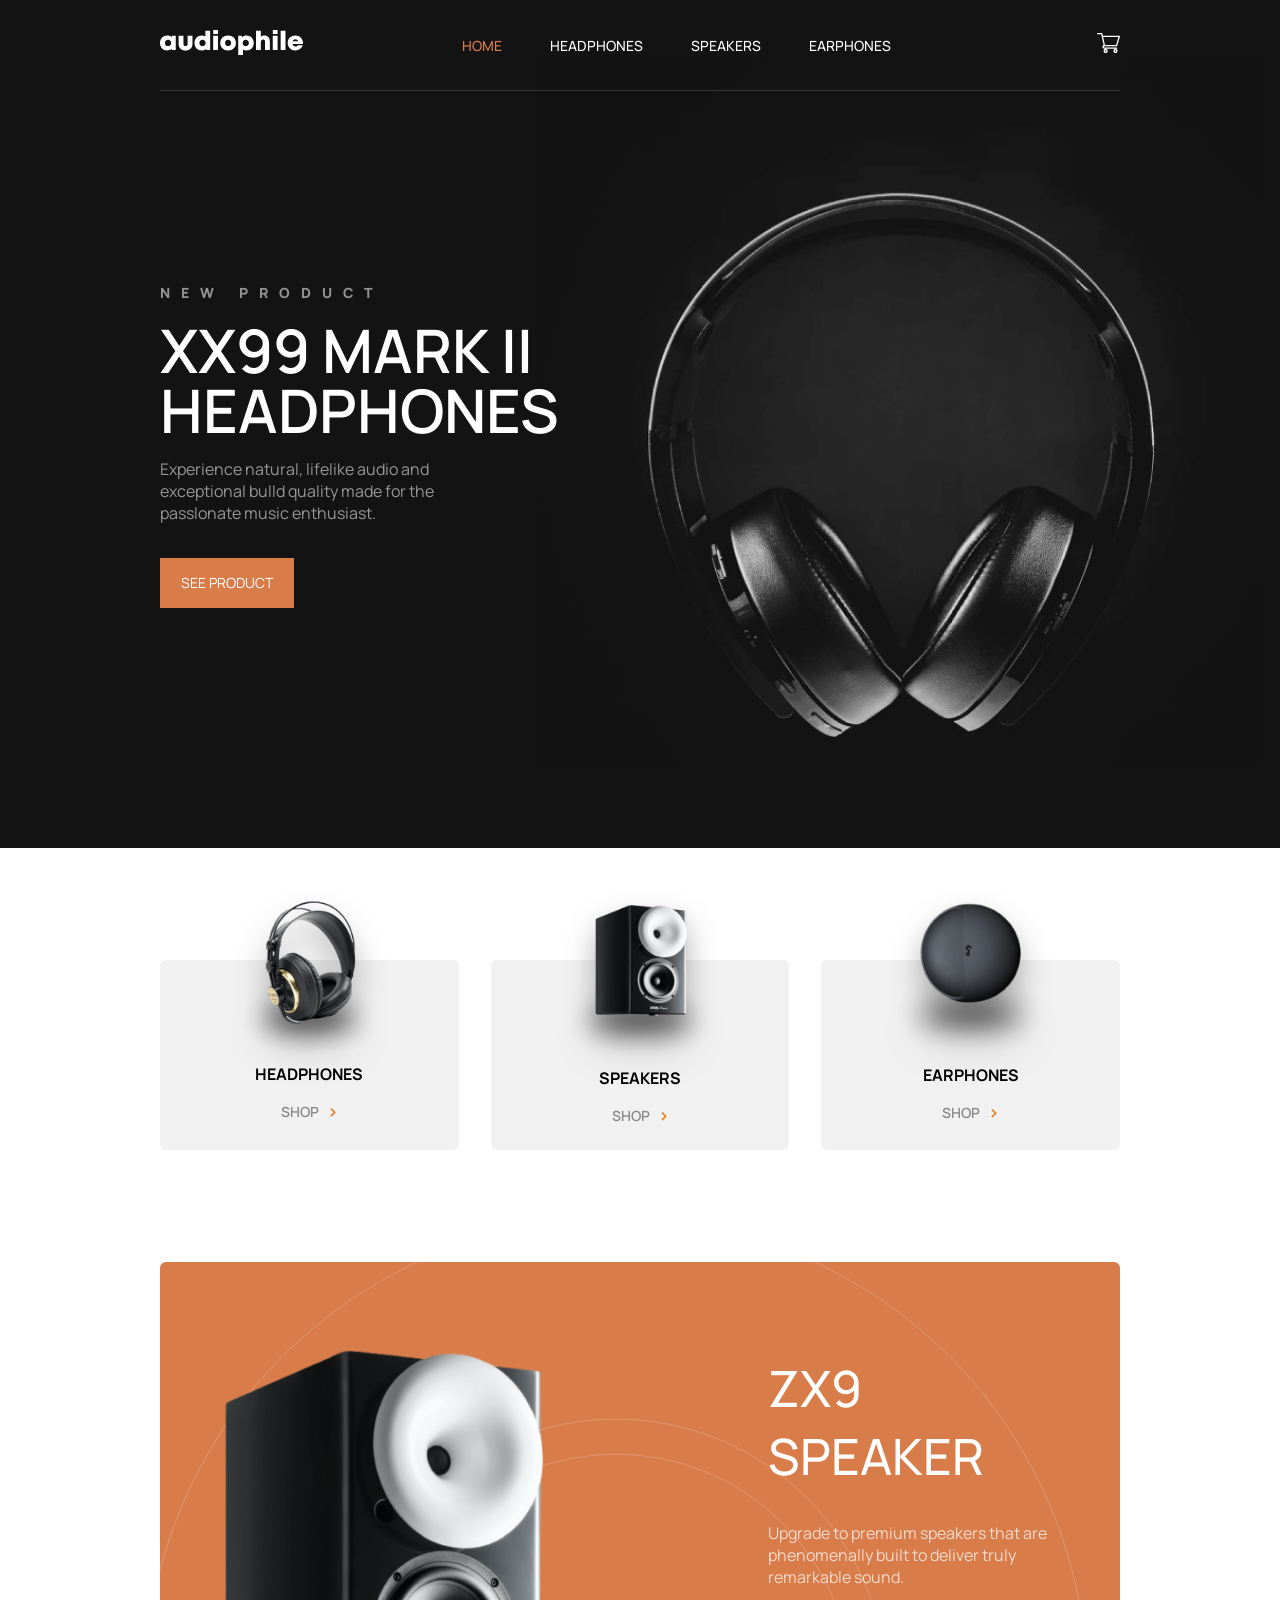
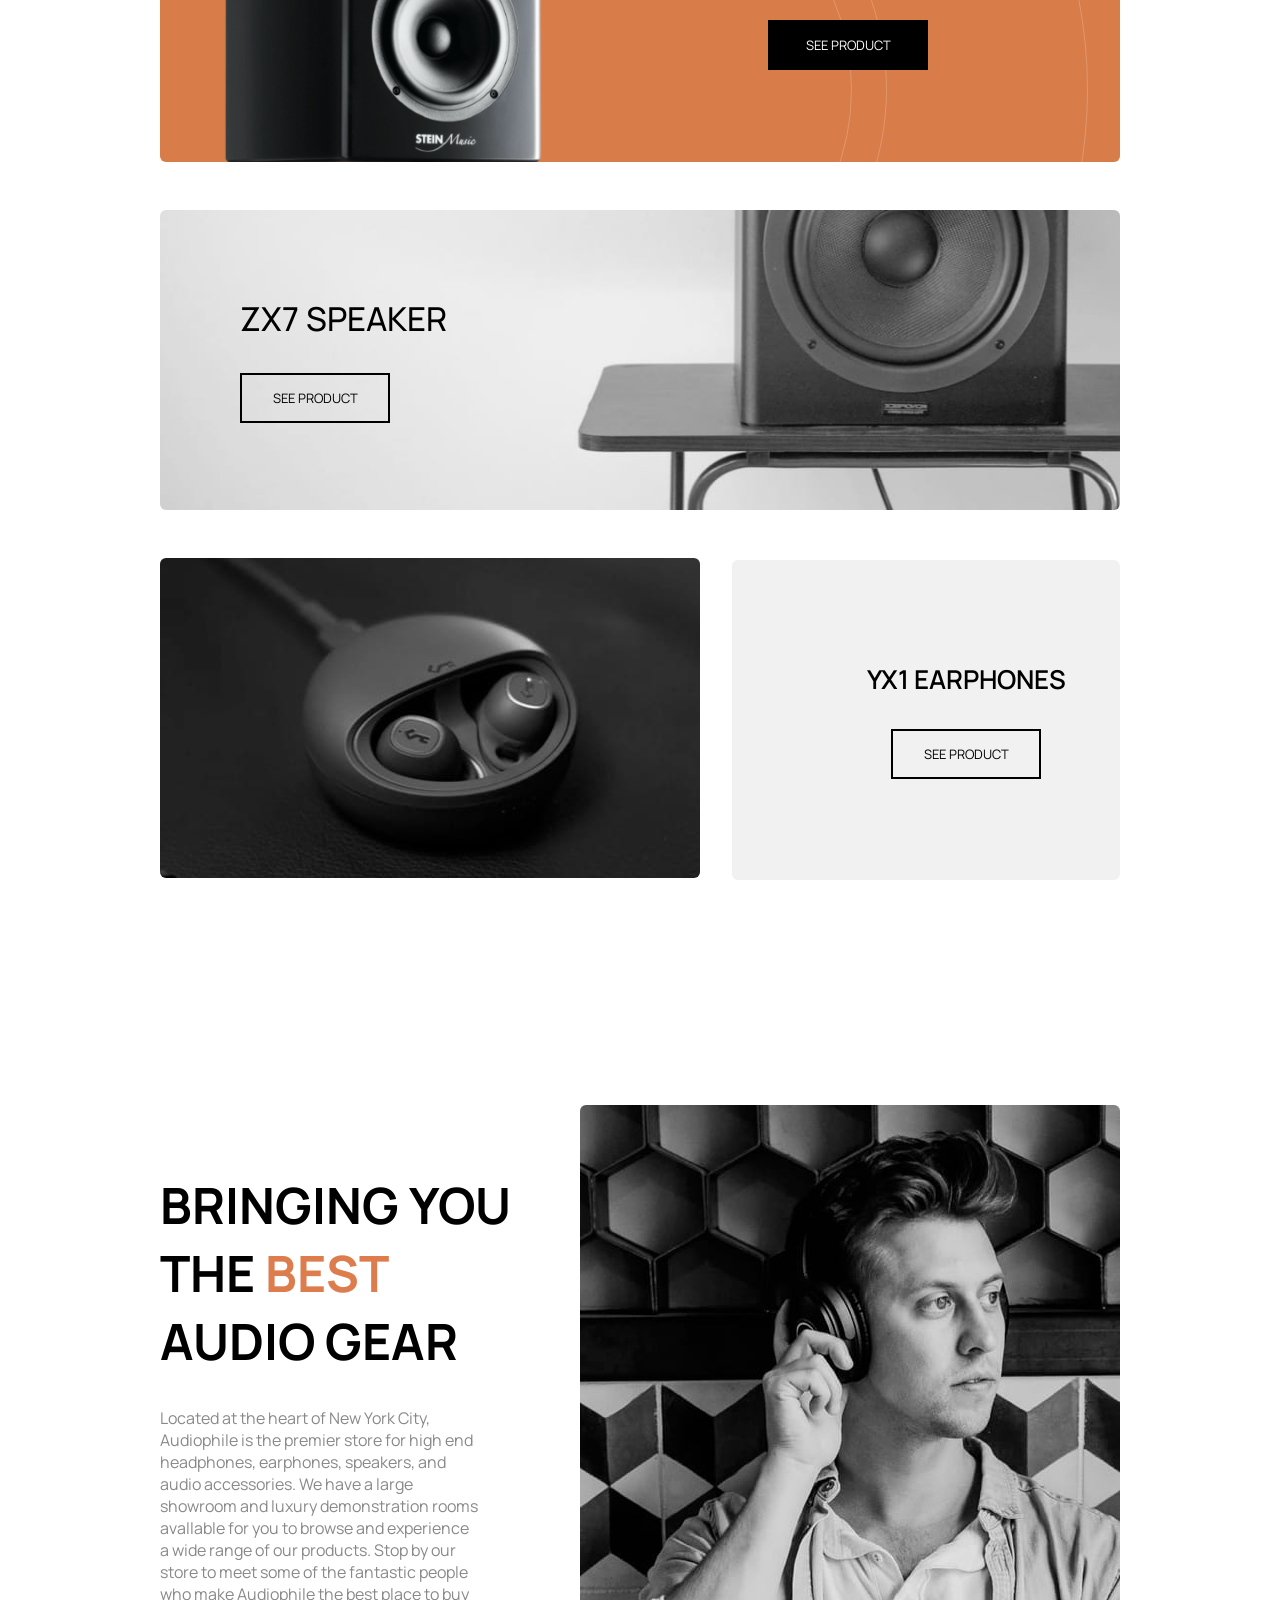
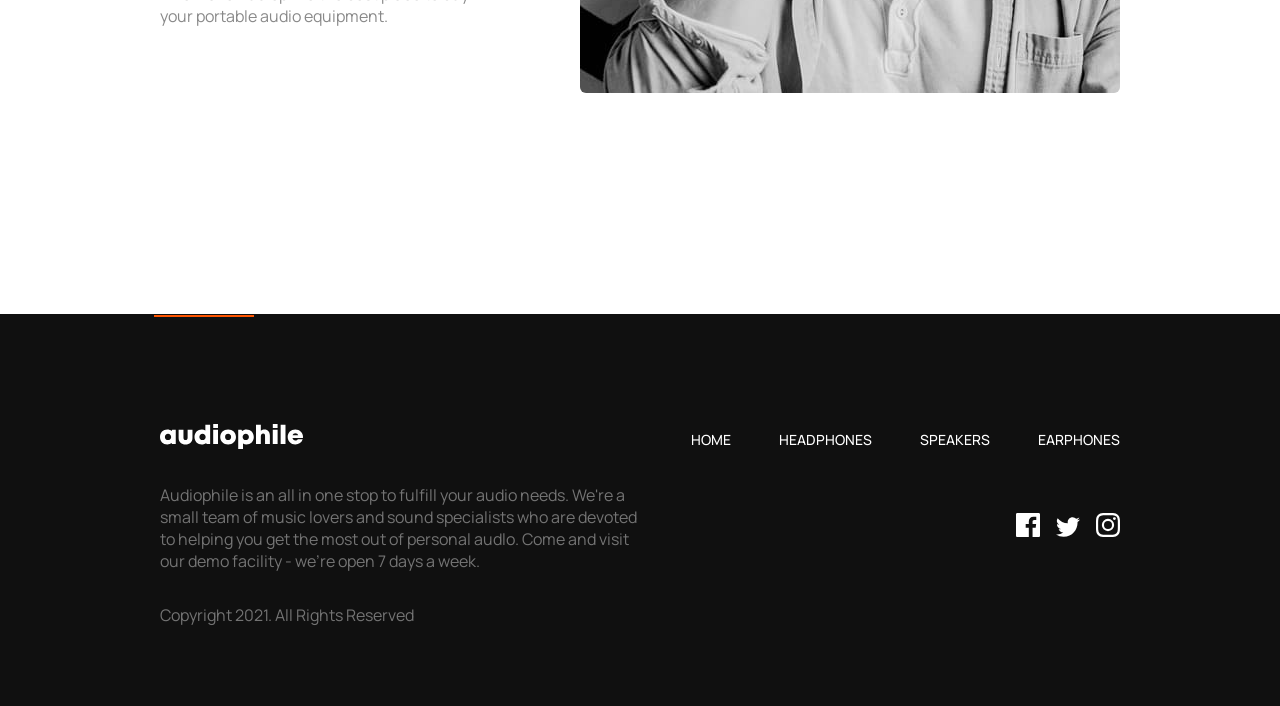
<file: index.html>
<!doctype html>
<html lang="en">
  <head>
    <meta charset="UTF-8" />
    <meta name="viewport" content="width=device-width, initial-scale=1.0" />
    <title>Audiophile e-commerce</title>
    <link rel="stylesheet" href="style.css" />
    <link
      rel="icon"
      type="image/png"
      sizes="32x32"
      href="./Assets/photo/favicon-32x32.png"
    />
    <link 
      href="https://fonts.googleapis.com/css2?family=Manrope:wght@200..800&display=swap"
      rel="stylesheet"
    />
  </head>
  <body>
    <!-- ==== THIS IS MY HEADER PART ==== -->
    <header>
      <!-- This is my navbar part -->
      <nav class="container navbar">
        <div class="logo"> 
          <img class="menu-logo" src="Assets/menu.svg" alt="menu logo" />
          <img src="Assets/shared/desktop/logo.svg" alt="logo" />
        </div>
        <ul class="nav-menu">
          <li>
            <a class="nav-btn home" href="index.html">HOME</a>
          </li>
          <li>
            <a class="nav-btn" href="Headphones.html">HEADPHONES</a>
          </li>
          <li>
            <a class="nav-btn" href="Speakers.html">SPEAKERS</a>
          </li>
          <li>
            <a class="nav-btn" href="Earphones.html">EARPHONES</a>
          </li>
          <li></li>
        </ul>
        <a href="checkout.html"
          ><img src="Assets/shared/desktop/icon-cart.svg" alt="#"
        /></a>
      </nav>
      <div class="container nav-underline"></div>

      <!-- This is my Hero part -->
      <section class="container hero-part">
        <div class="hero-update">NEW PRODUCT</div>
        <h2 class="hero-heading">XX99 MARK II HEADPHONES</h2>
        <p class="hero-paragraph">
          Experience natural, lifelike audio and exceptional bulld quality made
          for the passlonate music enthusiast.
        </p>
        <a class="hero-button" href="Product-XX99-MARK-II.html">SEE PRODUCT</a>
      </section>
    </header>

    <!-- This is my Main container  -->
    <main>
      <!-- This is my category part -->
      <section class="container category-items">
        <div class="headphones-section">
          <img
            class="photo headphones-photo"
            src="Assets/shared/desktop/image-headphones.png"
            alt="#"
          />
          <h2 class="category-name">HEADPHONES</h2>
          <a class="category-shop-btn" href="Headphones.html"
            >SHOP <span class="arrow">></span></a
          >
        </div>
        <div class="speakers-section">
          <img
            class="photo speakers-photo"
            src="Assets/shared/desktop/image-speakers.png"
            alt="#"
          />
          <h2 class="category-name">SPEAKERS</h2>
          <a class="category-shop-btn" href="Speakers.html"
            >SHOP <span class="arrow">></span></a
          >
        </div>
        <div class="earphones-section">
          <img
            class="photo earphones-photo"
            src="Assets/shared/desktop/image-earphones.png"
            alt="#"
          />
          <h2 class="category-name">EARPHONES</h2>
          <a class="category-shop-btn" href="Earphones.html"
            >SHOP <span class="arrow">></span></a
          >
        </div>
      </section>
      <section class="container">
        <div class="speakers-zx9">
          <img src="Assets/home/desktop/image-speaker-zx9.png" alt="#" />
          <div class="speakers-details">
            <h3 class="zx9-name">ZX9 SPEAKER</h3>
            <p class="zx9-speakers-details">
              Upgrade to premium speakers that are phenomenally built to deliver
              truly remarkable sound.
            </p>
            <a class="zx9-btn" href="Product-ZX9.html">SEE PRODUCT</a>
          </div>
        </div>
        <div class="zx7-speaker">
          <h3 class="zx7-heading">ZX7 SPEAKER</h3>
          <a class="zx7-btn" href="Product-ZX7.html">SEE PRODUCT</a>
        </div>
        <div class="earphones-yx1">
          <div>
            <img
              class="earphones-pic"
              src="Assets/home/desktop/image-earphones-yx1.jpg"
              alt="#"
            />
            <img
              class="tablet-earphones-pic"
              src="Assets/product-yx1-earphones/tablet/image-gallery-2.jpg"
              alt="#"
            />
            <img
              class="mobile-earphones-pic"
              src="Assets/product-yx1-earphones/mobile/image-gallery-2.jpg"
              alt="#"
            />
          </div>
          <div class="earphones-details">
            <h3 class="earphones-heading">YX1 EARPHONES</h3>
            <a class="earphones-btn" href="Product-YX1.html">SEE PRODUCT</a>
          </div>
        </div>
      </section>
      <!-- THIS IS MY AUDIOPHILE-BIO SECTION -->
      <section class="container audiophile-bio">
        <div class="audiophile-heading">
          <h3 class="audio-gear-heading">
            BRINGING YOU THE <span class="orange-color">BEST</span> AUDIO GEAR
          </h3>

          <p class="audiophile-details">
            Located at the heart of New York City, Audiophile is the premier
            store for high end headphones, earphones, speakers, and audio
            accessories. We have a large showroom and luxury demonstration rooms
            avallable for you to browse and experience a wide range of our
            products. Stop by our store to meet some of the fantastic people who
            make Audiophile the best place to buy your portable audio equipment.
          </p>
        </div>
        <img class="gear-pic" src="Assets/image-best-gear.jpg" alt="gear img" />
        <img
          class="tablet-gear-pic"
          src="Assets/shared/tablet/image-best-gear.jpg"
          alt="gear img"
        />
        <img
          src="Assets/shared/mobile/image-best-gear.jpg"
          alt="img"
          class="mobile-gear-pic"
        />
      </section>
    </main>

    <div class="footer-line"></div>
    <!-- ===== This is my FOOTER part ==== -->
    <footer class="footer-container">
      <section class="container footer-navbar navbar">
        <div><img src="Assets/shared/desktop/logo.svg" alt="" /></div>
        <ul class="nav-menu footer-nav-menu">
          <li><a class="nav-btn" href="index.html">HOME</a></li>
          <li><a class="nav-btn" href="Headphones.html">HEADPHONES</a></li>
          <li><a class="nav-btn" href="Speakers.html">SPEAKERS</a></li>
          <li><a class="nav-btn" href="Earphones.html">EARPHONES</a></li>
        </ul>
      </section>
      <div class="container footer-section">
        <p class="footer-caption">
          Audiophile is an all in one stop to fulfill your audio needs. We're a
          small team of music lovers and sound specialists who are devoted to
          helping you get the most out of personal audlo. Come and visit our
          demo facility - we're open 7 days a week.
        </p>
        <div class="social-media">
          <a class="media" href="#"
            ><img src="Assets/shared/desktop/icon-facebook.svg" alt="#"
          /></a>
          <a class="media" href="#"
            ><img src="Assets/shared/desktop/icon-twitter.svg" alt="#"
          /></a>
          <a class="media" href="#"
            ><img src="Assets/shared/desktop/icon-instagram.svg" alt="#"
          /></a>
        </div>
      </div>
      <div class="container copyright">Copyright 2021. All Rights Reserved</div>
    </footer>
  </body>
</html>
</file>
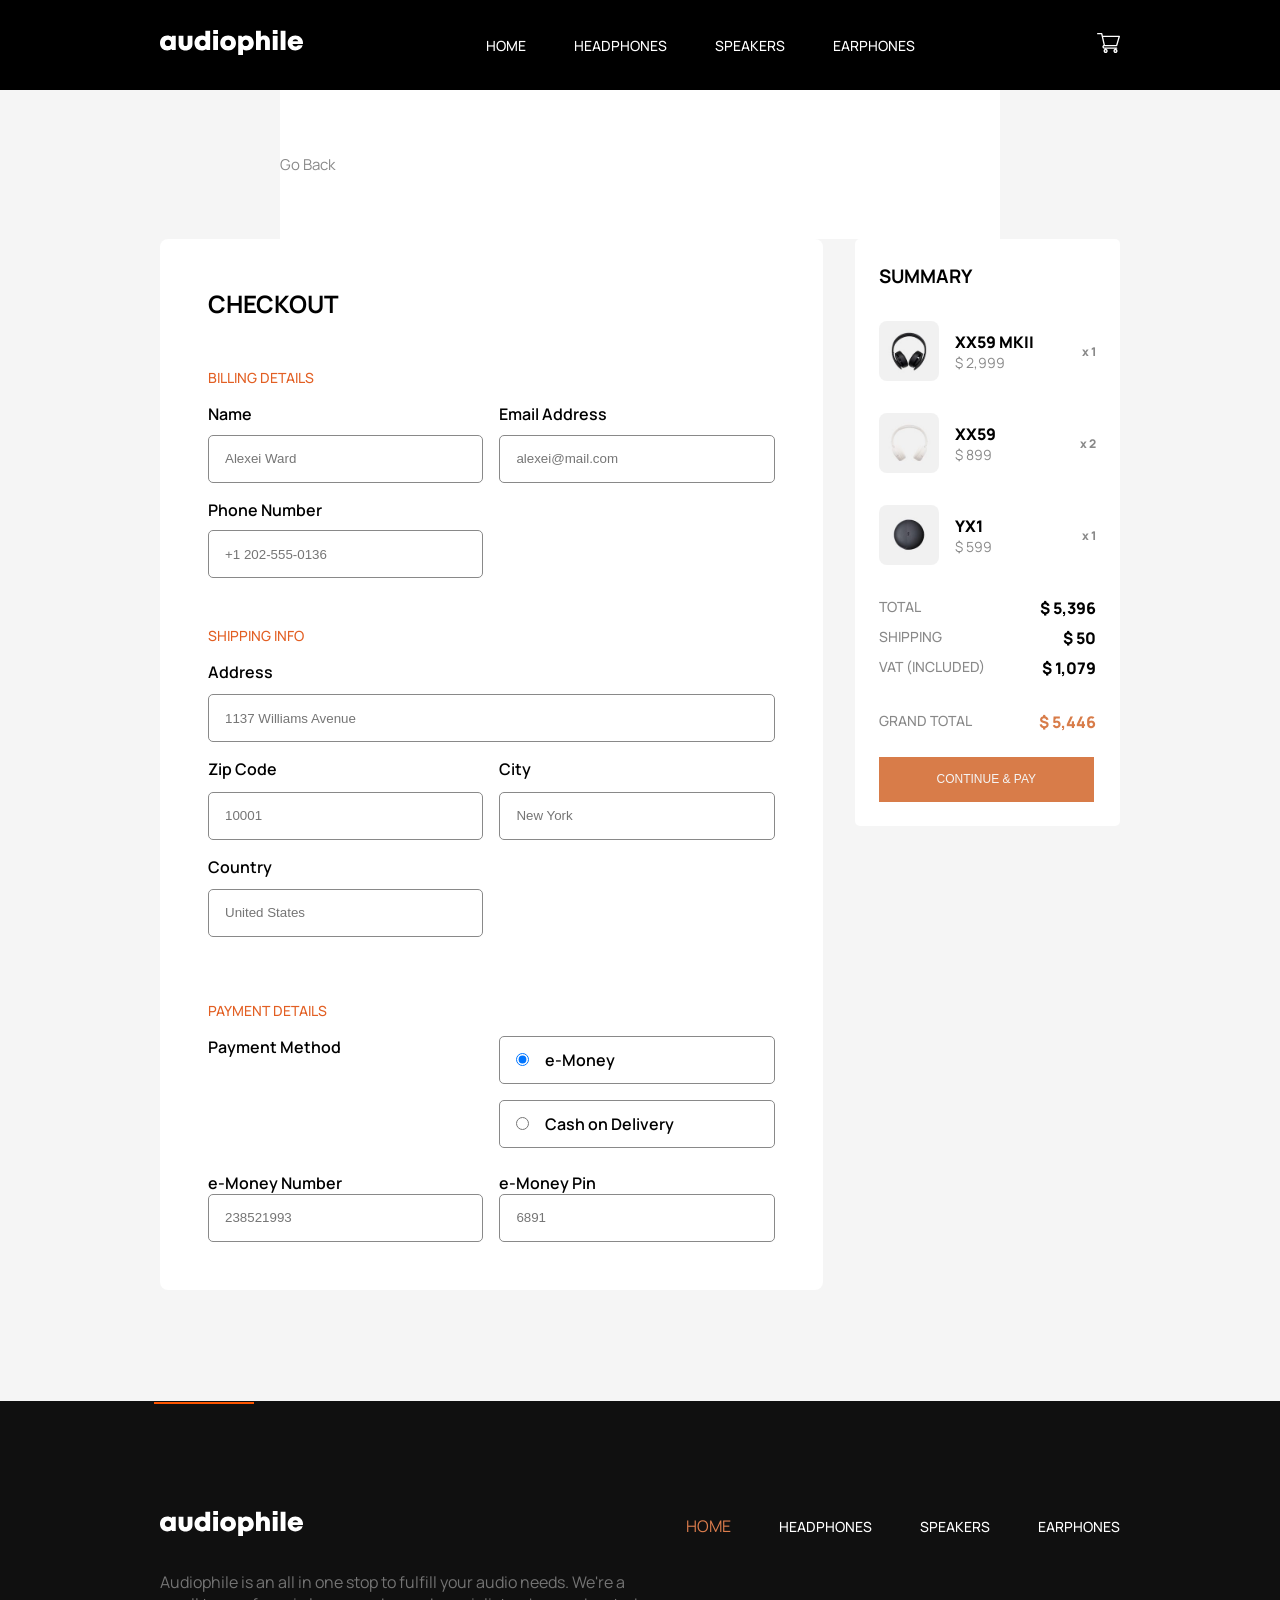
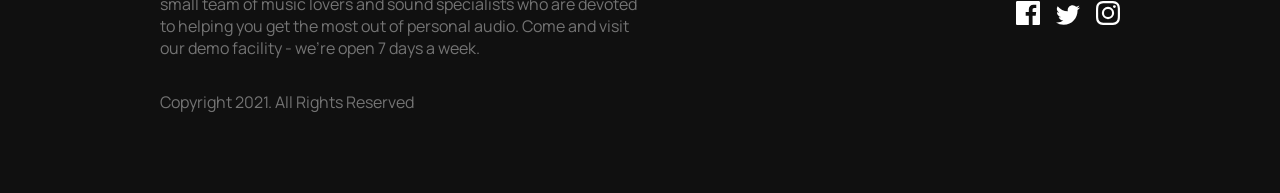
<file: checkout.html>
<!doctype html>
<html lang="en">
  <head>
    <meta charset="UTF-8" />
    <meta name="viewport" content="width=device-width, initial-scale=1.0" />
    <title>Audiophile e-commerce/CHECKOUT</title>
    <link rel="stylesheet" href="style.css" />
    <link
      rel="icon"
      type="image/png"
      sizes="32x32"
      href="./Assets/photo/favicon-32x32.png"
    />
    <link
      href="https://fonts.googleapis.com/css2?family=Manrope:wght@200..800&display=swap"
      rel="stylesheet"
    />
  </head>
  <body class="checkout-body">
    <header class="checkout-header">
      <nav class="container navbar">
         <div class="logo">
          <img class="menu-logo" src="Assets/menu.svg" alt="menu logo" />
          <img src="Assets/shared/desktop/logo.svg" alt="logo" />
        </div>
        <ul class="nav-menu">
          <li>
            <a class="nav-btn" href="index.html">HOME</a>
          </li>
          <li>
            <a class="nav-btn" href="Headphones.html">HEADPHONES</a>
          </li>
          <li>
            <a class="nav-btn" href="Speakers.html">SPEAKERS</a>
          </li>
          <li>
            <a class="nav-btn" href="Earphones.html">EARPHONES</a>
          </li>
        </ul>
        <a href="checkout.html">
          <img src="Assets/shared/desktop/icon-cart.svg" alt="Cart" />
        </a>
      </nav>
    </header>

    <div class="container">
      <a href="index.html" class="home-page-btn">Go Back</a>
    </div>

    <!-- === THIS IS MY MAIN PART SECTION === -->
    <main class="container checkout-form">
      <!-- === THIS IS MY CHECKOUT FORM PART ===  -->

      <section class="form-part">
        <h1>CHECKOUT</h1>

        <h3 class="section-title">BILLING DETAILS</h3>
        <div class="customer-name">
          <div class="billing-details">
            <label for="name">Name</label>
            <input
              type="text"
              name="Name"
              class="input-data"
              id="name"
              placeholder="Alexei Ward"
            />
          </div>

          <div class="billing-details">
            <label for="email">Email Address</label>
            <input
              type="email"
              name="Email"
              class="input-data"
              id="email"
              placeholder="alexei@mail.com"
            />
          </div>

          <div class="billing-details">
            <label for="phone">Phone Number</label>
            <input
              type="tel"
              name="Phone"
              class="input-data"
              id="phone"
              placeholder="+1 202-555-0136"
            />
          </div>
        </div>

        <h3 class="section-title">SHIPPING INFO</h3>
        <div class="customer-address">
          <div class="shipping-part address-data">
            <label for="address">Address</label>
            <input
              type="text"
              name="Address"
              id="address"
              class="input-address-data"
              placeholder="1137 Williams Avenue"
            />
          </div>
          <div class="shipping-part">
            <label for="zip-code">Zip Code</label>
            <input
              type="text"
              name="Zip Code"
              id="zip-code"
              class="input-address-data"
              placeholder="10001"
            />
          </div>
          <div class="shipping-part">
            <label for="city">City</label>
            <input type="text" name="City" id="city" class="input-address-data"  placeholder="New York" />
          </div>
          <div class="shipping-part">
            <label for="country">Country</label>
            <input
              type="text"
              name="Country"
              id="country"
              class="input-address-data"
              placeholder="United States"
            />
          </div>
        </div>

        <h3 class="section-title">PAYMENT DETAILS</h3>

        <div class="payment-part">
          <div class="payment-method-opt">

            <p class="input-label">Payment Method</p>
            
            <div class="radio-group">
              <div class="option">
                <input type="radio" id="emoney" name="payment" checked />
                <label for="emoney" class="radio-label">
                  <span class="custom-radio"></span>
                  e-Money
                </label>
              </div>
              
              <div class="option">
                <input type="radio" id="cash" name="payment" />
                <label for="cash" class="radio-label">
                  <span class="custom-radio"></span>
                  Cash on Delivery
                </label>
              </div>
            </div>
          </div>

          <div class="emoney-inputs">
            <div class="input-group">
              <label for="e-money-number">e-Money Number</label>
              <input
                type="text"
                name="e-money-number" class="input-number"
                id="e-money-number"
                placeholder="238521993"
              />
            </div>
            <div class="input-group">
              <label for="e-money-pin">e-Money Pin</label>
              <input
                type="text"
                name="e-money-pin" class="input-number"
                id="e-money-pin"
                placeholder="6891"
              />
            </div>
          </div>
        </div>
      </section>
      <section class="cart-items">
        <h3>SUMMARY</h3>

        <div class="cart-item">
          <img
            class="cart-item-pic"
            src="Assets/cart/image-xx99-mark-two-headphones.jpg"
            alt="#"
          />
          <div class="cart-item-details">
            <div class="name-price">
              <p class="cart-item-name">XX59 MKII</p>
              <p class="cart-item-price">$ 2,999</p>
            </div>
            <p class="cart-item-quantity">x 1</p>
          </div>
        </div>

        <div class="cart-item">
          <img
            class="cart-item-pic"
            src="Assets/cart/image-xx59-headphones.jpg"
            alt="#"
          />
          <div class="cart-item-details">
            <div class="name-price">
              <p class="cart-item-name">XX59</p>
              <p class="cart-item-price">$ 899</p>
            </div>
            <p class="cart-item-quantity">x 2</p>
          </div>
        </div>

        <div class="cart-item">
          <img
            class="cart-item-pic"
            src="Assets/cart/yx-1-earphones.jpg"
            alt="#"
          />
          <div class="cart-item-details">
            <div class="name-price">
              <p class="cart-item-name">YX1</p>
              <p class="cart-item-price">$ 599</p>
            </div>
            <p class="cart-item-quantity">x 1</p>
          </div>
        </div>

        <div class="cart-total">
          <p class="total-label">TOTAL</p>
          <p class="total-price">$ 5,396</p>
        </div>
        <div class="cart-shipping">
          <p class="shipping-label">SHIPPING</p>
          <p class="shipping-price">$ 50</p>
        </div>
        <div class="cart-vat">
          <p class="vat-label">VAT (INCLUDED)</p>
          <p class="total-price">$ 1,079</p>
        </div>
        <div class="cart-grant-total">
          <p class="grant-total-label">GRAND TOTAL</p>
          <p class="grand-total-price">$ 5,446</p>
        </div>

        <button class="checkout-btn">CONTINUE & PAY</button>
      </section>
    </main>

    <div class="footer-line"></div>
    <footer class="footer-container">
      <section class="container footer-navbar navbar">
        <div>
          <img src="Assets/shared/desktop/logo.svg" alt="Audiophile Logo" />
        </div>
        <ul class="nav-menu footer-nav-menu">
          <li><a class="home" href="index.html">HOME</a></li>
          <li><a class="nav-btn" href="Headphones.html">HEADPHONES</a></li>
          <li><a class="nav-btn" href="Speakers.html">SPEAKERS</a></li>
          <li><a class="nav-btn" href="Earphones.html">EARPHONES</a></li>
        </ul>
      </section>
      <div class="container footer-section">
        <p class="footer-caption">
          Audiophile is an all in one stop to fulfill your audio needs. We're a
          small team of music lovers and sound specialists who are devoted to
          helping you get the most out of personal audio. Come and visit our
          demo facility - we're open 7 days a week.
        </p>
        <div class="social-media">
          <a href="#"
            ><img src="Assets/shared/desktop/icon-facebook.svg" alt="Facebook"
          /></a>
          <a href="#"
            ><img src="Assets/shared/desktop/icon-twitter.svg" alt="Twitter"
          /></a>
          <a href="#"
            ><img
              src="Assets/shared/desktop/icon-instagram.svg"
              alt="Instagram"
          /></a>
        </div>
      </div>
      <div class="container copyright">Copyright 2021. All Rights Reserved</div>
    </footer>
  </body>
</html>
</file>
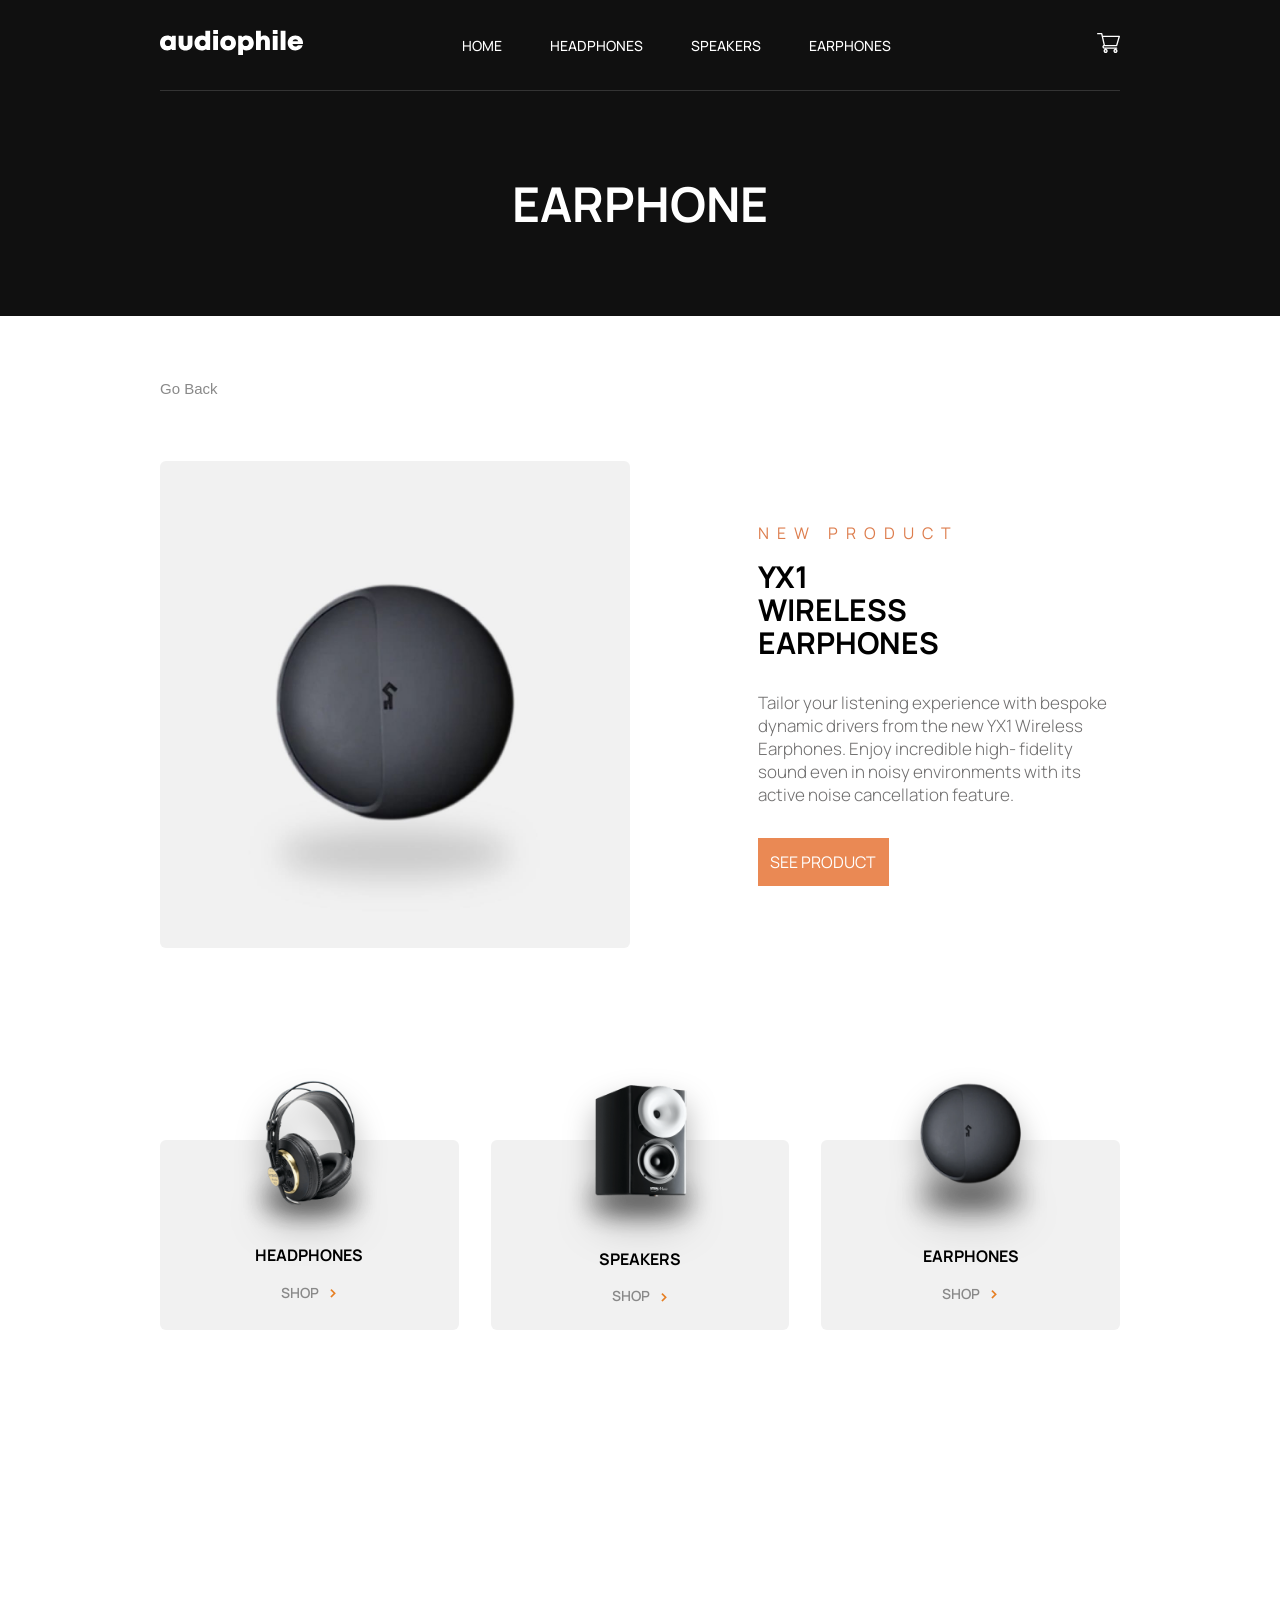
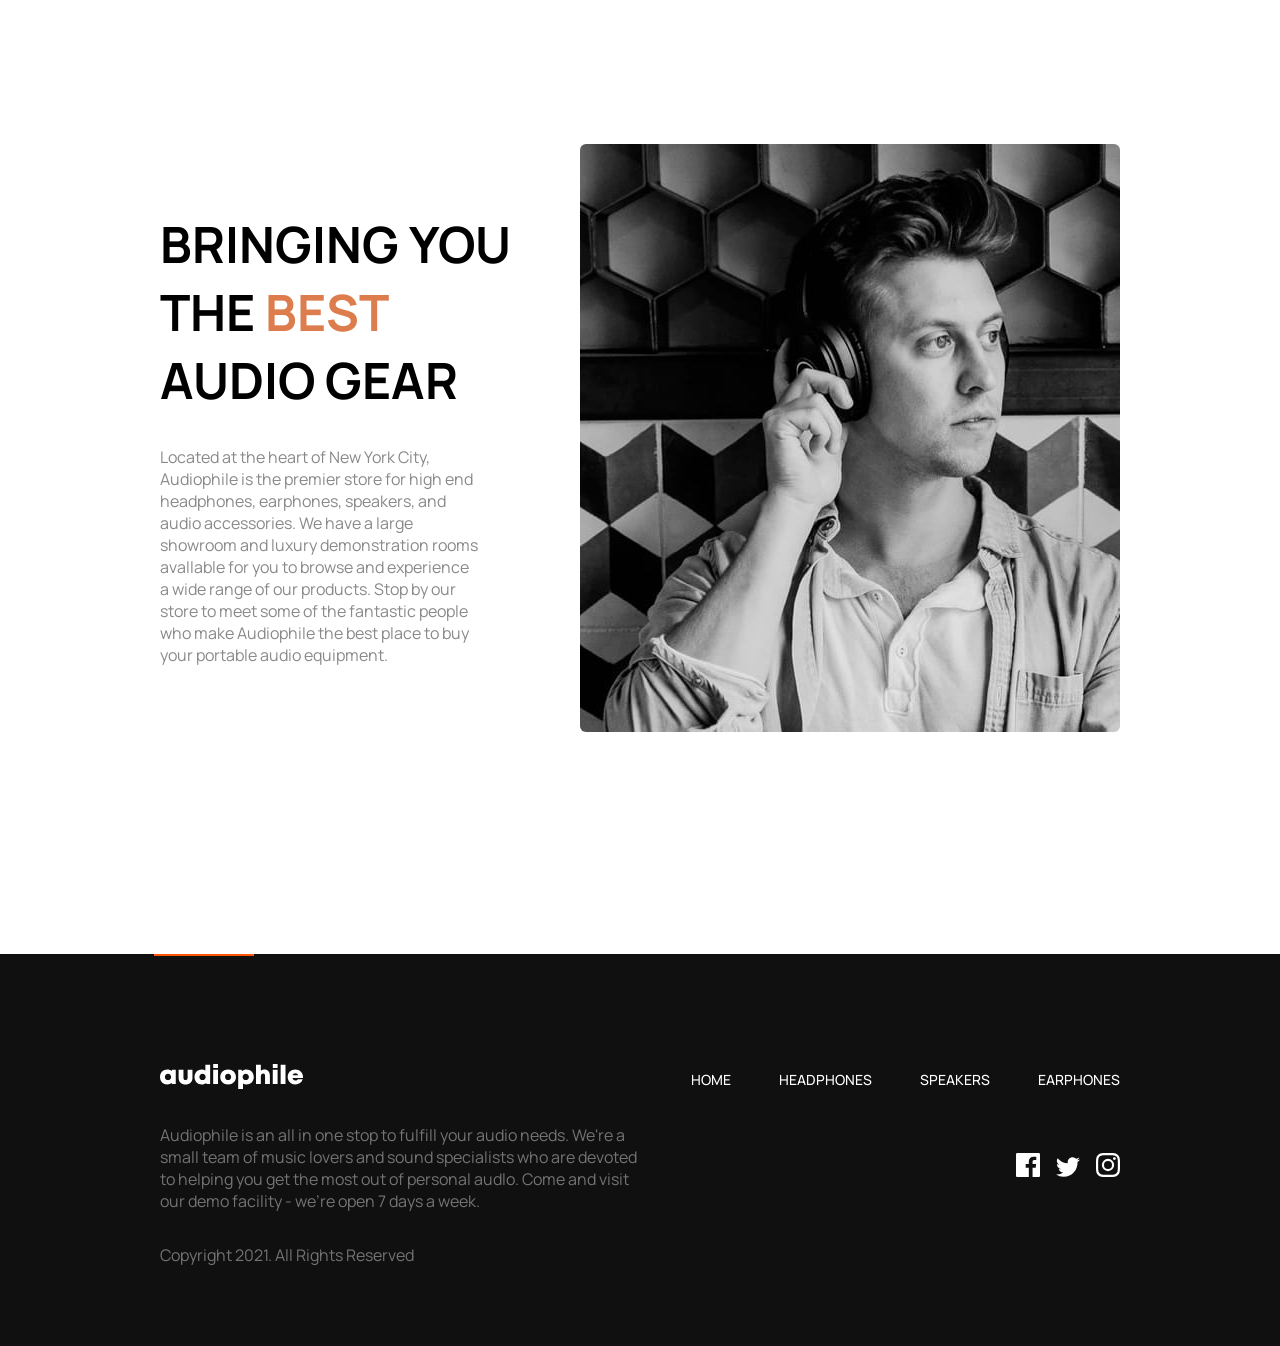
<file: Earphones.html>
<!doctype html>
<html lang="en">
  <head>
    <meta charset="UTF-8" />
    <meta name="viewport" content="width=device-width, initial-scale=1.0" />
    <title>Audiophile e-commerce/EARPHONES</title>
    <link rel="stylesheet" href="style.css" />
    <link
      rel="icon"
      type="image/png"
      sizes="32x32"
      href="./Assets/photo/favicon-32x32.png"
    />
    <link
      href="https://fonts.googleapis.com/css2?family=Manrope:wght@200..800&display=swap"
      rel="stylesheet"
    />
  </head>
  <body class="product-body">
    <header class="product-header">
      <nav class="container navbar">
         <div class="logo">
          <img class="menu-logo" src="Assets/menu.svg" alt="menu logo" />
          <img src="Assets/shared/desktop/logo.svg" alt="logo" />
        </div>
        <ul class="nav-menu">
          <li>
            <a class="nav-btn" href="index.html">HOME</a>
          </li>
          <li>
            <a class="nav-btn" href="Headphones.html">HEADPHONES</a>
          </li>
          <li>
            <a class="nav-btn" href="Speakers.html">SPEAKERS</a>
          </li>
          <li>
            <a class="nav-btn earphone" href="Earphones.html">EARPHONES</a>
          </li>
          <li></li>
        </ul>
        <a href="checkout.html"
          ><img src="Assets/shared/desktop/icon-cart.svg" alt="cart icon"
        /></a>
      </nav>
      <div class="container nav-underline"></div>
      <div class="product-heading">
        <h1>EARPHONE</h1>
      </div>
    </header>
    <button class="container home-page-btn"><a href="index.html">Go Back</a></button>
    <main class="product-list">
      <section class="container product-section">
        <img
          class="products-pic"
          src="Assets/category-earphones/desktop/image-yx1-earphones.jpg"
          alt="YX1 earphones"
        />

        <div class="products-caption">
          <span class="product-update">NEW PRODUCT</span>
          <h3 class="products-name">YX1 WIRELESS EARPHONES</h3>
          <p class="products-details">
            Tailor your listening experience with bespoke dynamic drivers from
            the new YX1 Wireless Earphones. Enjoy incredible high- fidelity
            sound even in noisy environments with its active noise cancellation
            feature.
          </p>
          <div class="pdt-btn">
            <a class="products-btn" href="Product-YX1.html">SEE PRODUCT</a>
          </div>
        </div>
      </section>

      <!-- This is my category part -->
      <section class="container category-items">
        <div class="headphones-section">
          <img
            class="photo headphones-photo"
            src="Assets/shared/desktop/image-headphones.png"
            alt="#"
          />
          <h2 class="category-name">HEADPHONES</h2>
          <a class="category-shop-btn" href="Headphones.html"
            >SHOP <span class="arrow">></span></a
          >
        </div>
        <div class="speakers-section">
          <img
            class="photo speakers-photo"
            src="Assets/shared/desktop/image-speakers.png"
            alt="#"
          />
          <h2 class="category-name">SPEAKERS</h2>
          <a class="category-shop-btn" href="Speakers.html"
            >SHOP <span class="arrow">></span></a
          >
        </div>
        <div class="earphones-section">
          <img
            class="photo earphones-photo"
            src="Assets/shared/desktop/image-earphones.png"
            alt="#"
          />
          <h2 class="category-name">EARPHONES</h2>
          <a class="category-shop-btn" href="Earphones.html"
            >SHOP <span class="arrow">></span></a
          >
        </div>
      </section>

       <!-- THIS IS MY AUDIOPHILE-BIO SECTION -->
        <section class="container audiophile-bio">
        <div class="audiophile-heading">
          <h3 class="audio-gear-heading">
            BRINGING YOU THE <span class="orange-color">BEST</span> AUDIO GEAR
          </h3>

          <p class="audiophile-details">
            Located at the heart of New York City, Audiophile is the premier
            store for high end headphones, earphones, speakers, and audio
            accessories. We have a large showroom and luxury demonstration rooms
            avallable for you to browse and experience a wide range of our
            products. Stop by our store to meet some of the fantastic people who
            make Audiophile the best place to buy your portable audio equipment.
          </p>
        </div>
        <img class="gear-pic" src="Assets/image-best-gear.jpg" alt="gear img" />
        <img class="tablet-gear-pic" src="Assets/shared/tablet/image-best-gear.jpg" alt="gear img" />
        <img src="Assets/shared/mobile/image-best-gear.jpg" alt="img" class="mobile-gear-pic" />
      </section>
    </main>

    <div class="footer-line"></div>
    <!-- ===== This is my FOOTER part ==== -->
    <footer class="footer-container">
      <section class="container footer-navbar navbar">
        <div><img src="Assets/shared/desktop/logo.svg" alt="logo" /></div>
        <ul class="nav-menu footer-nav-menu">
          <li><a class="nav-btn" href="index.html">HOME</a></li>
          <li><a class="nav-btn" href="Headphones.html">HEADPHONES</a></li>
          <li><a class="nav-btn" href="Speakers.html">SPEAKERS</a></li>
          <li>
            <a class="nav-btn earphone" href="Earphones.html">EARPHONES</a>
          </li>
        </ul>
      </section>
      <div class="container footer-section">
        <p class="footer-caption">
          Audiophile is an all in one stop to fulfill your audio needs. We're a
          small team of music lovers and sound specialists who are devoted to
          helping you get the most out of personal audlo. Come and visit our
          demo facility - we're open 7 days a week.
        </p>
        <div class="social-media">
          <a href="#"
            ><img src="Assets/shared/desktop/icon-facebook.svg" alt="#"
          /></a>
          <a href="#"
            ><img src="Assets/shared/desktop/icon-twitter.svg" alt="#"
          /></a>
          <a href="#"
            ><img src="Assets/shared/desktop/icon-instagram.svg" alt="#"
          /></a>
        </div>
      </div>
      <div class="container copyright">Copyright 2021. All Rights Reserved</div>
    </footer>
  </body>
</html>
</file>
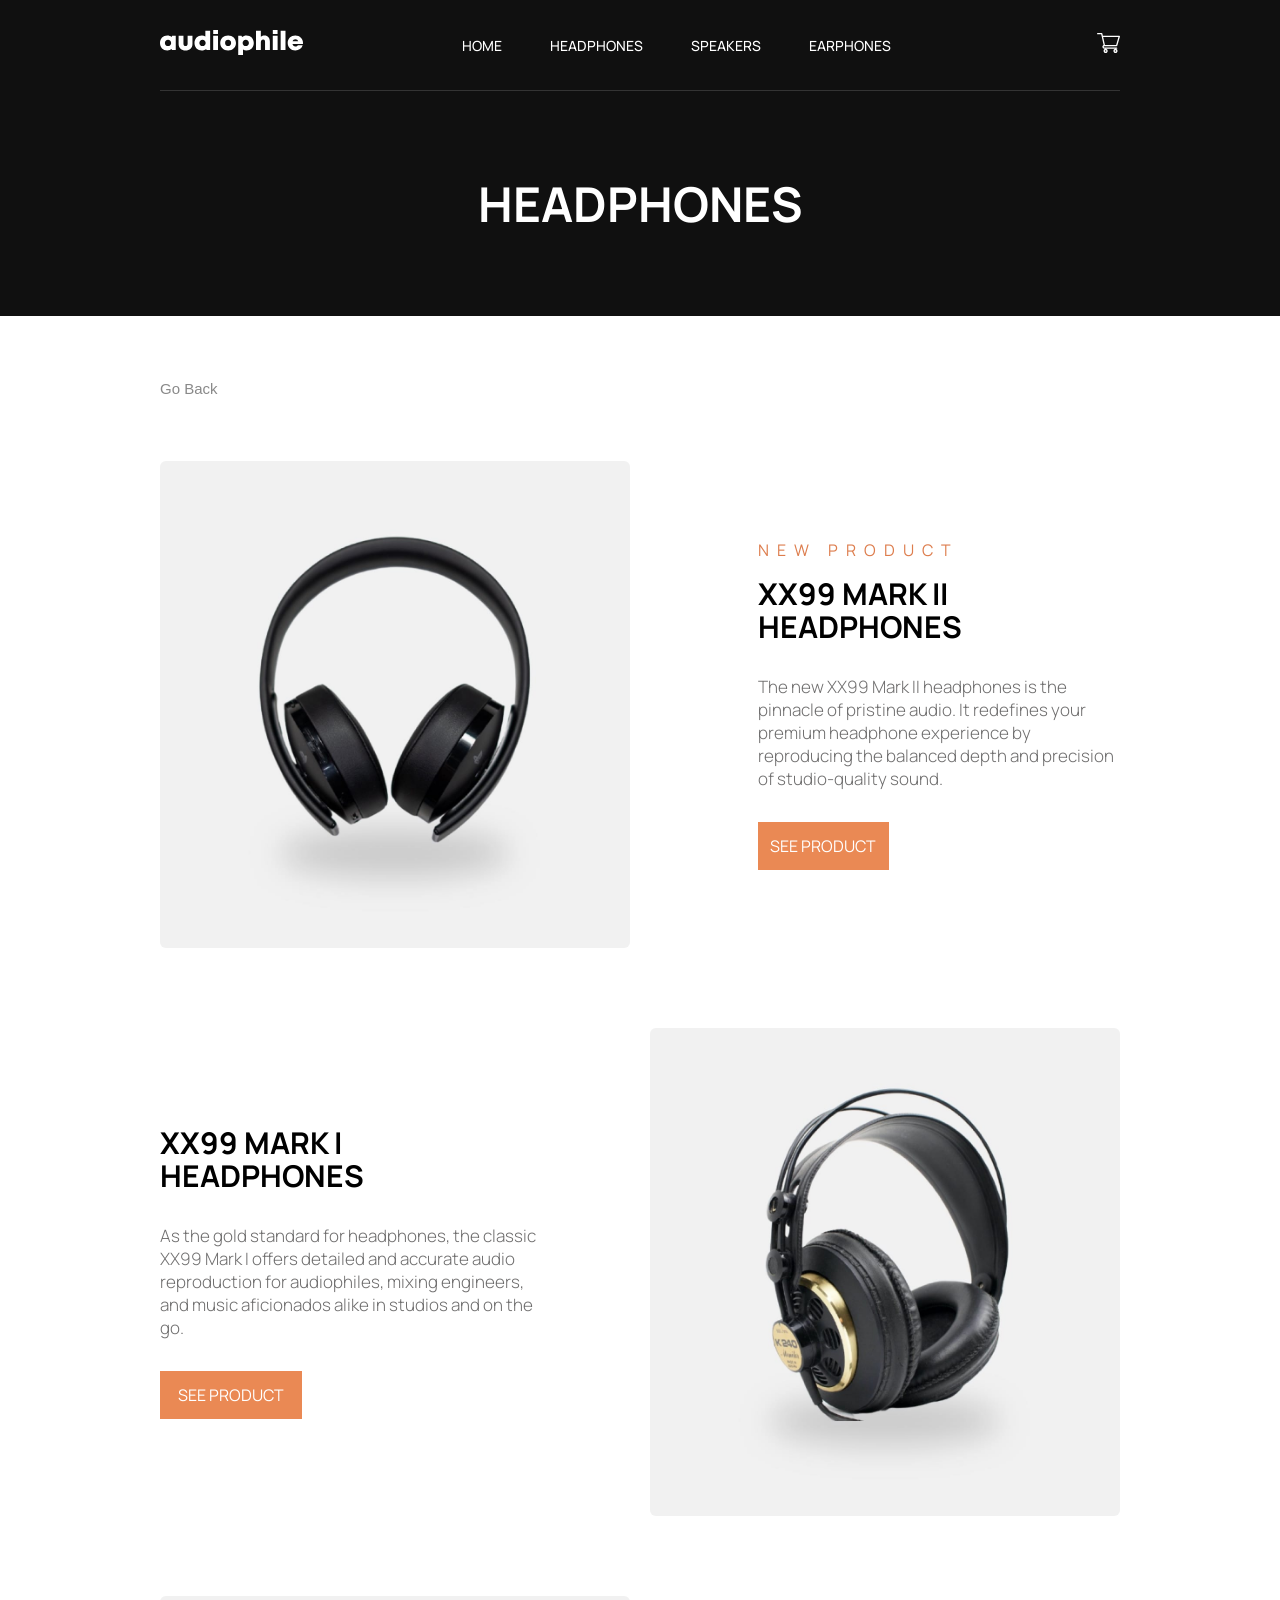
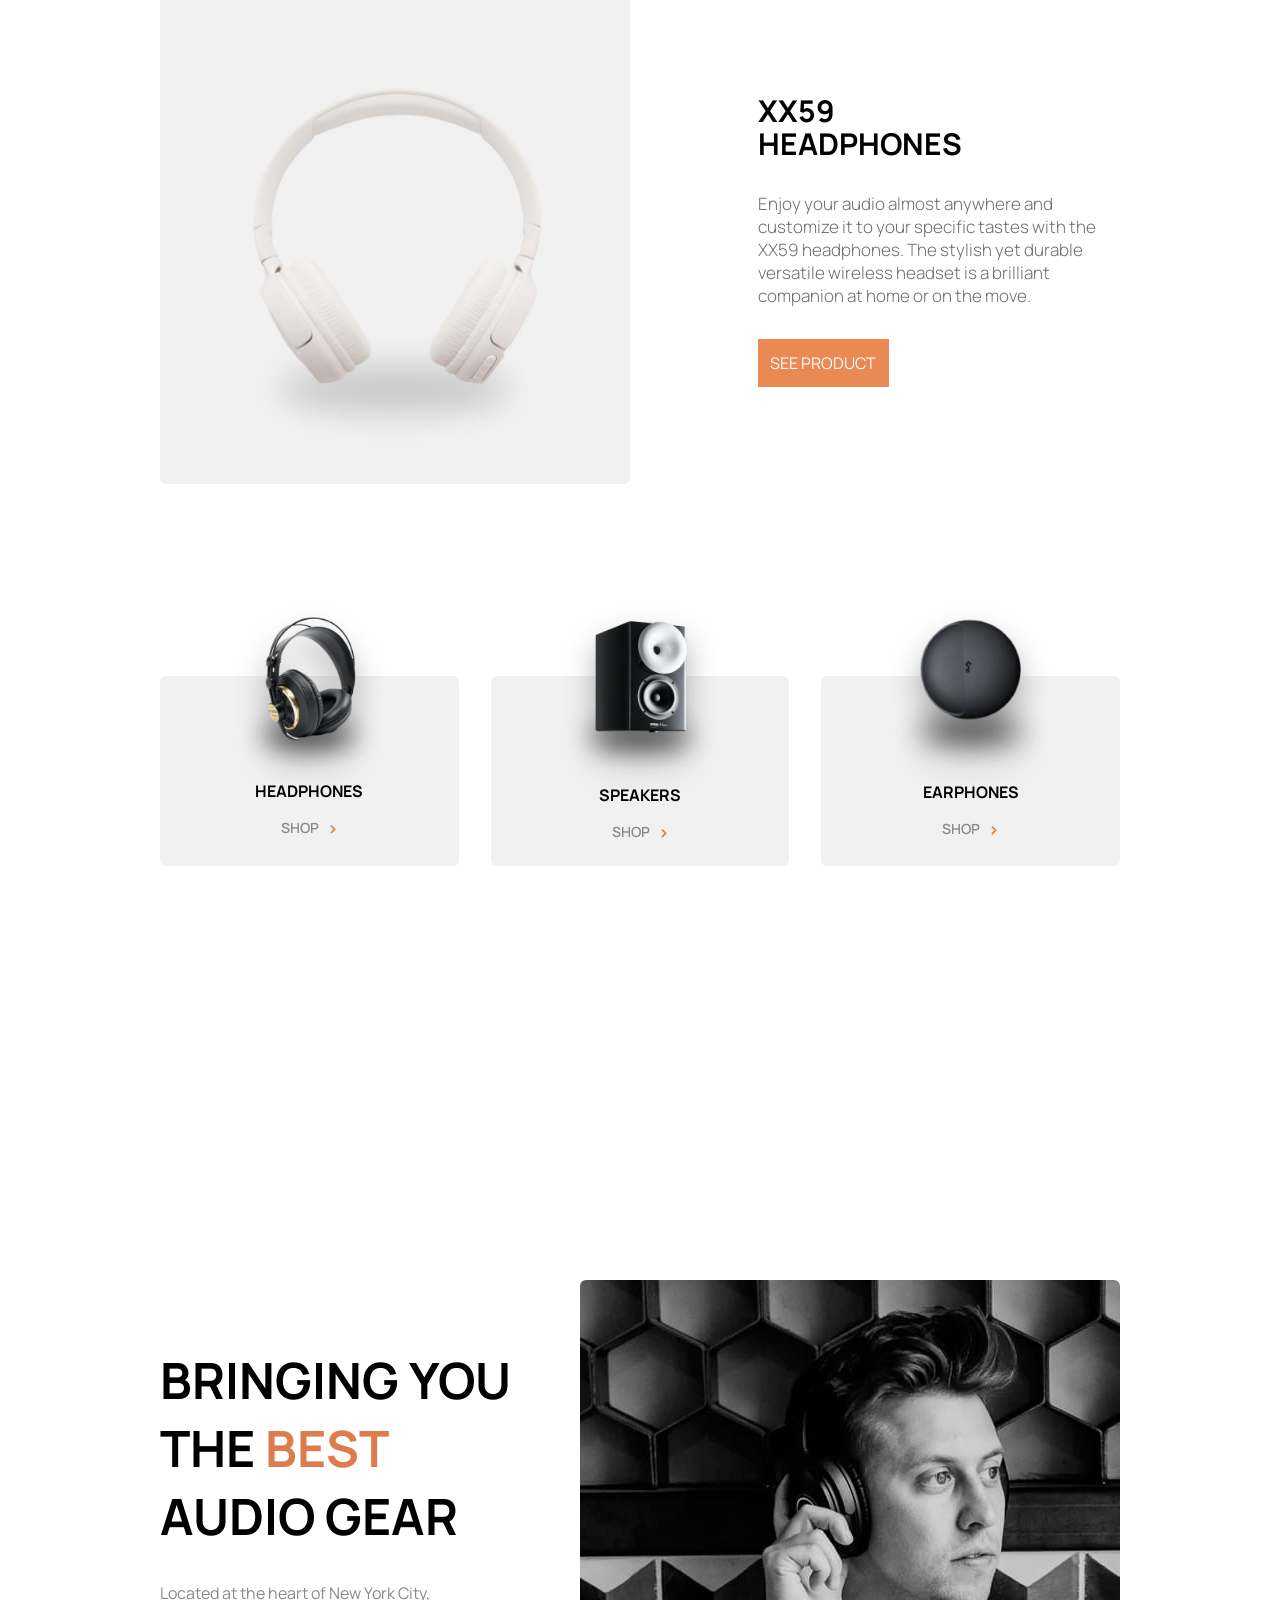
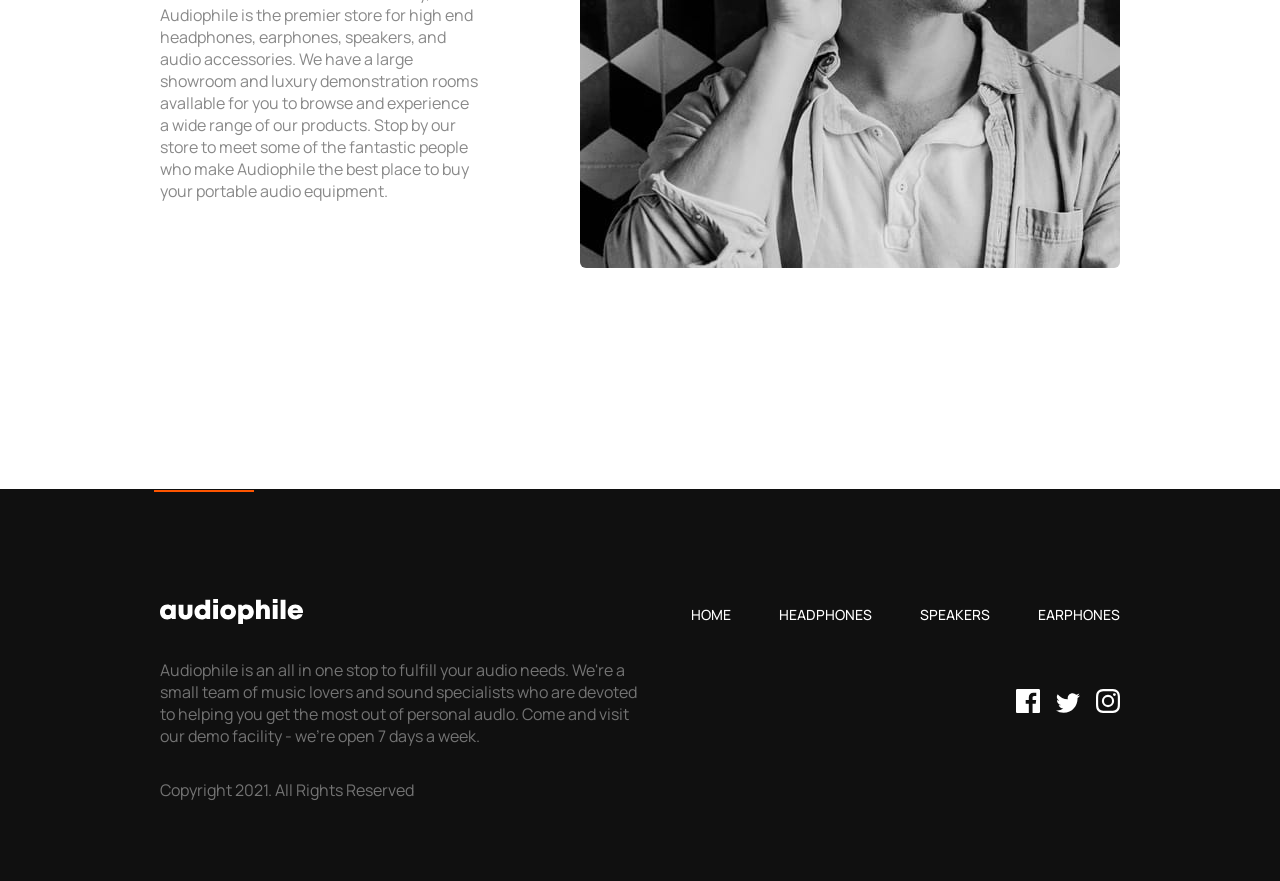
<file: Headphones.html>
<!doctype html>
<html lang="en">
  <head>
    <meta charset="UTF-8" />
    <meta name="viewport" content="width=device-width, initial-scale=1.0" />
    <title>Audiophile e-commerce/Headphones</title>
    <link rel="stylesheet" href="style.css" />
    <link
      rel="icon"
      type="image/png"
      sizes="32x32"
      href="./Assets/photo/favicon-32x32.png"
    />
    <link
      href="https://fonts.googleapis.com/css2?family=Manrope:wght@200..800&display=swap"
      rel="stylesheet"
    />
  </head>
  <body class="product-body">
    <header class="product-header">
      <nav class="container navbar">
       <div class="logo">
          <img class="menu-logo" src="Assets/menu.svg" alt="menu logo" />
          <img src="Assets/shared/desktop/logo.svg" alt="logo" />
        </div>
        <ul class="nav-menu">
          <li>
            <a class="nav-btn" href="index.html">HOME</a>
          </li>
          <li>
            <a class="nav-btn headphones" href="Headphones.html">HEADPHONES</a>
          </li>
          <li>
            <a class="nav-btn" href="Speakers.html">SPEAKERS</a>
          </li>
          <li>
            <a class="nav-btn" href="Earphones.html">EARPHONES</a>
          </li>
          <li></li>
        </ul>
        <a href="checkout.html"
          ><img src="Assets/shared/desktop/icon-cart.svg" alt="#"
        /></a>
      </nav>
      <div class="container nav-underline"></div>
      <div class="product-heading">
        <h1>HEADPHONES</h1>
      </div>
    </header>
    <button class="container home-page-btn"><a href="index.html">Go Back</a></button>
    <main class="product-list">
      <section class="container product-section">
        <img
          class="products-pic"
          src="Assets/category-headphones/desktop/image-xx99-mark-two.jpg"
          alt="#"
        />

        <div class="products-caption">
          <span class="product-update">NEW PRODUCT</span>
          <h3 class="products-name">XX99 MARK II HEADPHONES</h3>
          <p class="products-details">
            The new XX99 Mark II headphones is the pinnacle of pristine audio.
            It redefines your premium headphone experience by reproducing the
            balanced depth and precision of studio-quality sound.
          </p>
          <div class="pdt-btn">
            <a class="products-btn" href="Product-XX99-MARK-II.html">SEE PRODUCT</a>
          </div>
        </div>
      </section>

      <section class="container product-xx99">
        <div class="products-caption">
          <h3 class="products-name">XX99 MARK I HEADPHONES</h3>
          <p class="products-details">
            As the gold standard for headphones, the classic XX99 Mark I offers
            detailed and accurate audio reproduction for audiophiles, mixing
            engineers, and music aficionados alike in studios and on the go.
          </p>
          <div class="pdt-btn">
            <a class="products-btn" href="Product-XX99-MARK-I.html">SEE PRODUCT</a>
          </div>
        </div>

        <img
          class="products-pic"
          src="Assets/category-headphones/desktop/image-xx99-mark-one.jpg"
          alt="#"
        />
      </section>

      <section class="container product-section">
        <img
          class="products-pic"
          src="Assets/category-headphones/desktop/image-xx59.jpg"
          alt="#"
        />

        <div class="products-caption">
          <h3 class="products-name">XX59 HEADPHONES</h3>
          <p class="products-details">
            Enjoy your audio almost anywhere and customize it to your specific
            tastes with the XX59 headphones. The stylish yet durable versatile
            wireless headset is a brilliant companion at home or on the move.
          </p>
          <div class="pdt-btn">
            <a class="products-btn" href="Product-XX59.html">SEE PRODUCT</a>
          </div>
        </div>
      </section>

      <!-- This is my category part -->
      <section class="container category-items">
        <div class="headphones-section">
          <img
          class="photo headphones-photo"
          src="Assets/shared/desktop/image-headphones.png"
          alt="#"
          />
          <h2 class="category-name">HEADPHONES</h2>
          <a class="category-shop-btn" href="Headphones.html"
          >SHOP <span class="arrow">></span></a
          >
        </div>
        <div class="speakers-section">
          <img
          class="photo speakers-photo"
          src="Assets/shared/desktop/image-speakers.png"
          alt="#"
          />
          <h2 class="category-name">SPEAKERS</h2>
          <a class="category-shop-btn" href="Speakers.html"
          >SHOP <span class="arrow">></span></a
          >
        </div>
        <div class="earphones-section">
          <img
          class="photo earphones-photo"
          src="Assets/shared/desktop/image-earphones.png"
          alt="#"
          />
          <h2 class="category-name">EARPHONES</h2>
          <a class="category-shop-btn" href="Earphones.html"
          >SHOP <span class="arrow">></span></a
          >
        </div>
      </section>
      
      <!-- THIS IS MY AUDIOPHILE-BIO SECTION -->
        <section class="container audiophile-bio">
        <div class="audiophile-heading">
          <h3 class="audio-gear-heading">
            BRINGING YOU THE <span class="orange-color">BEST</span> AUDIO GEAR
          </h3>

          <p class="audiophile-details">
            Located at the heart of New York City, Audiophile is the premier
            store for high end headphones, earphones, speakers, and audio
            accessories. We have a large showroom and luxury demonstration rooms
            avallable for you to browse and experience a wide range of our
            products. Stop by our store to meet some of the fantastic people who
            make Audiophile the best place to buy your portable audio equipment.
          </p>
        </div>
        <img class="gear-pic" src="Assets/image-best-gear.jpg" alt="gear img" />
        <img class="tablet-gear-pic" src="Assets/shared/tablet/image-best-gear.jpg" alt="gear img" />
        <img src="Assets/shared/mobile/image-best-gear.jpg" alt="img" class="mobile-gear-pic" />
      </section>
    </main>

    <div class="footer-line"></div>
    <!-- ===== This is my FOOTER part ==== -->
    <footer class="footer-container">
      <section class="container footer-navbar navbar">
        <div><img src="Assets/shared/desktop/logo.svg" alt="" /></div>
        <ul class="nav-menu footer-nav-menu">
          <li><a class="nav-btn" href="index.html">HOME</a></li>
          <li><a class="nav-btn" href="Headphones.html">HEADPHONES</a></li>
          <li><a class="nav-btn" href="Speakers.html">SPEAKERS</a></li>
          <li><a class="nav-btn" href="Earphones.html">EARPHONES</a></li>
        </ul>
      </section>
      <div class="container footer-section">
        <p class="footer-caption">
          Audiophile is an all in one stop to fulfill your audio needs. We're a
          small team of music lovers and sound specialists who are devoted to
          helping you get the most out of personal audlo. Come and visit our
          demo facility - we're open 7 days a week.
        </p>
        <div class="social-media">
          <a href="#"
            ><img src="Assets/shared/desktop/icon-facebook.svg" alt="#"
          /></a>
          <a href="#"
            ><img src="Assets/shared/desktop/icon-twitter.svg" alt="#"
          /></a>
          <a href="#"
            ><img src="Assets/shared/desktop/icon-instagram.svg" alt="#"
          /></a>
        </div>
      </div>
      <div class="container copyright">Copyright 2021. All Rights Reserved</div>
    </footer>
  </body>
</html>
</file>
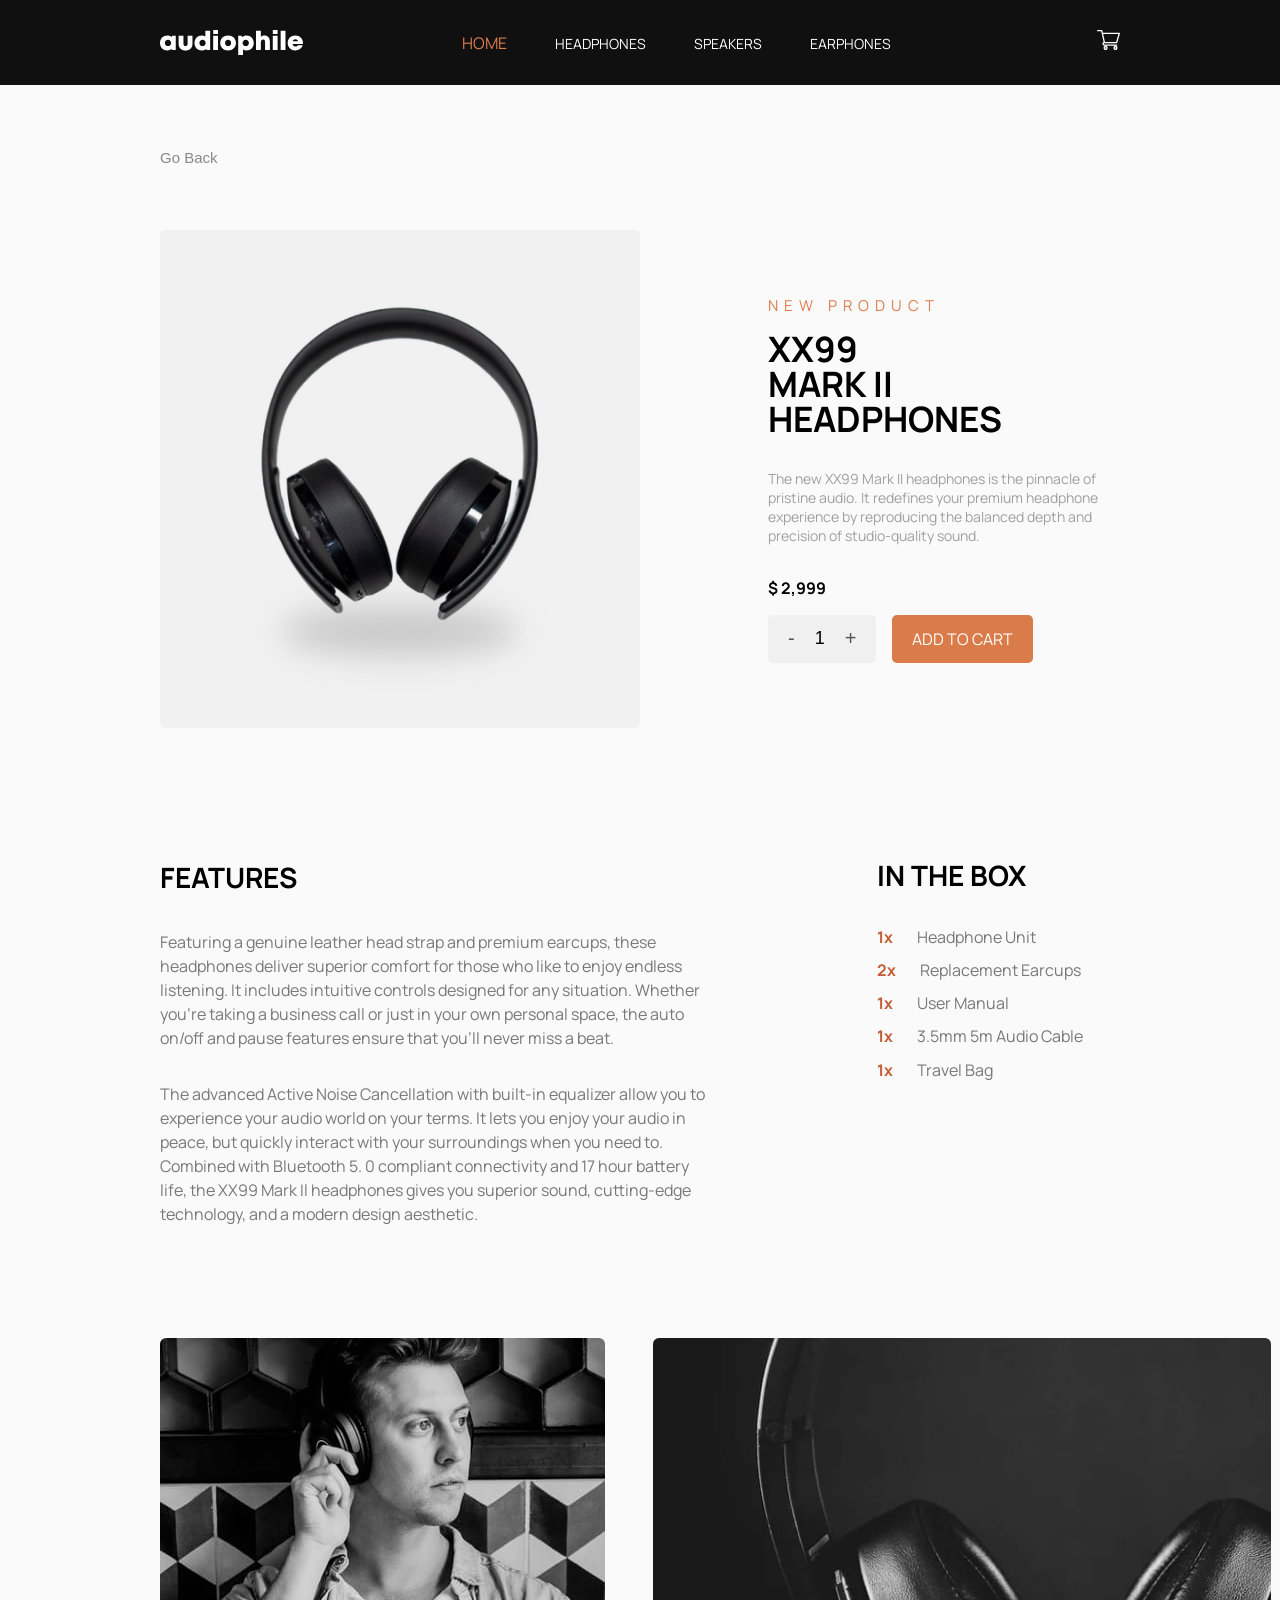
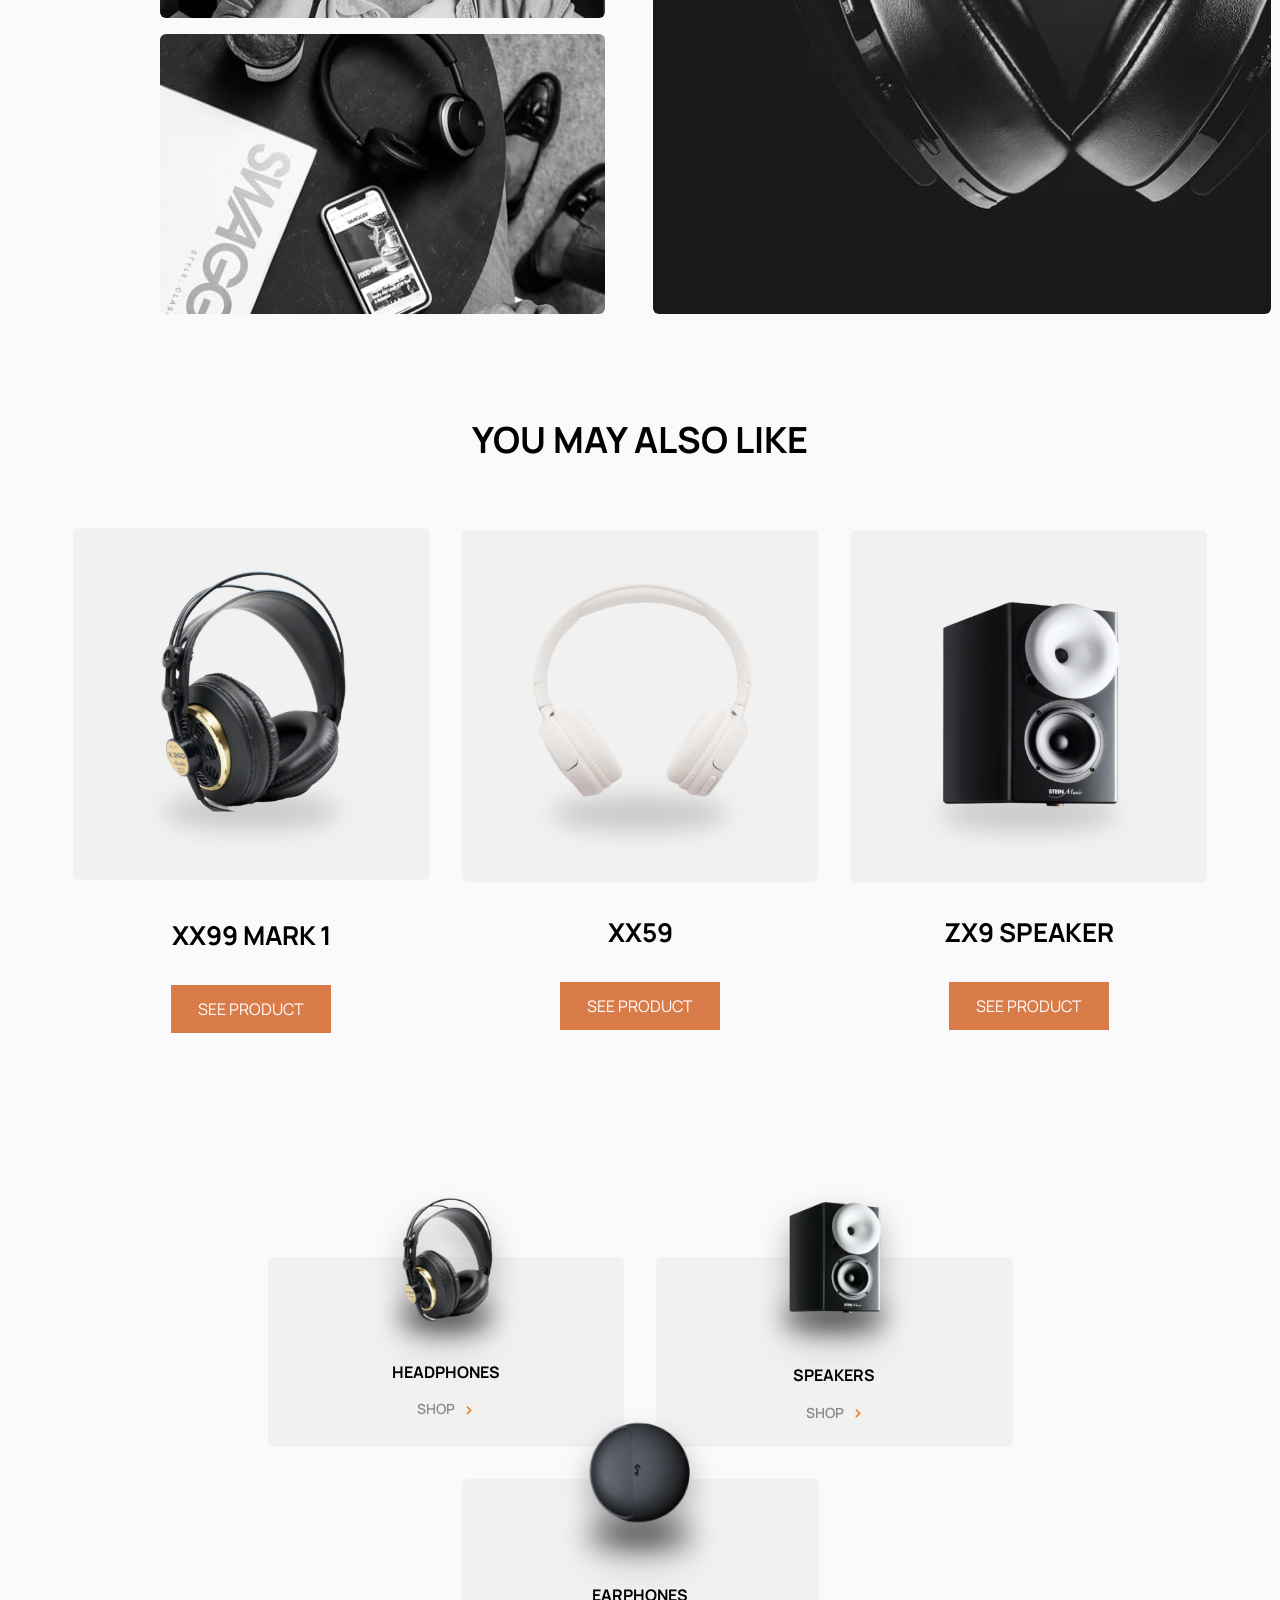
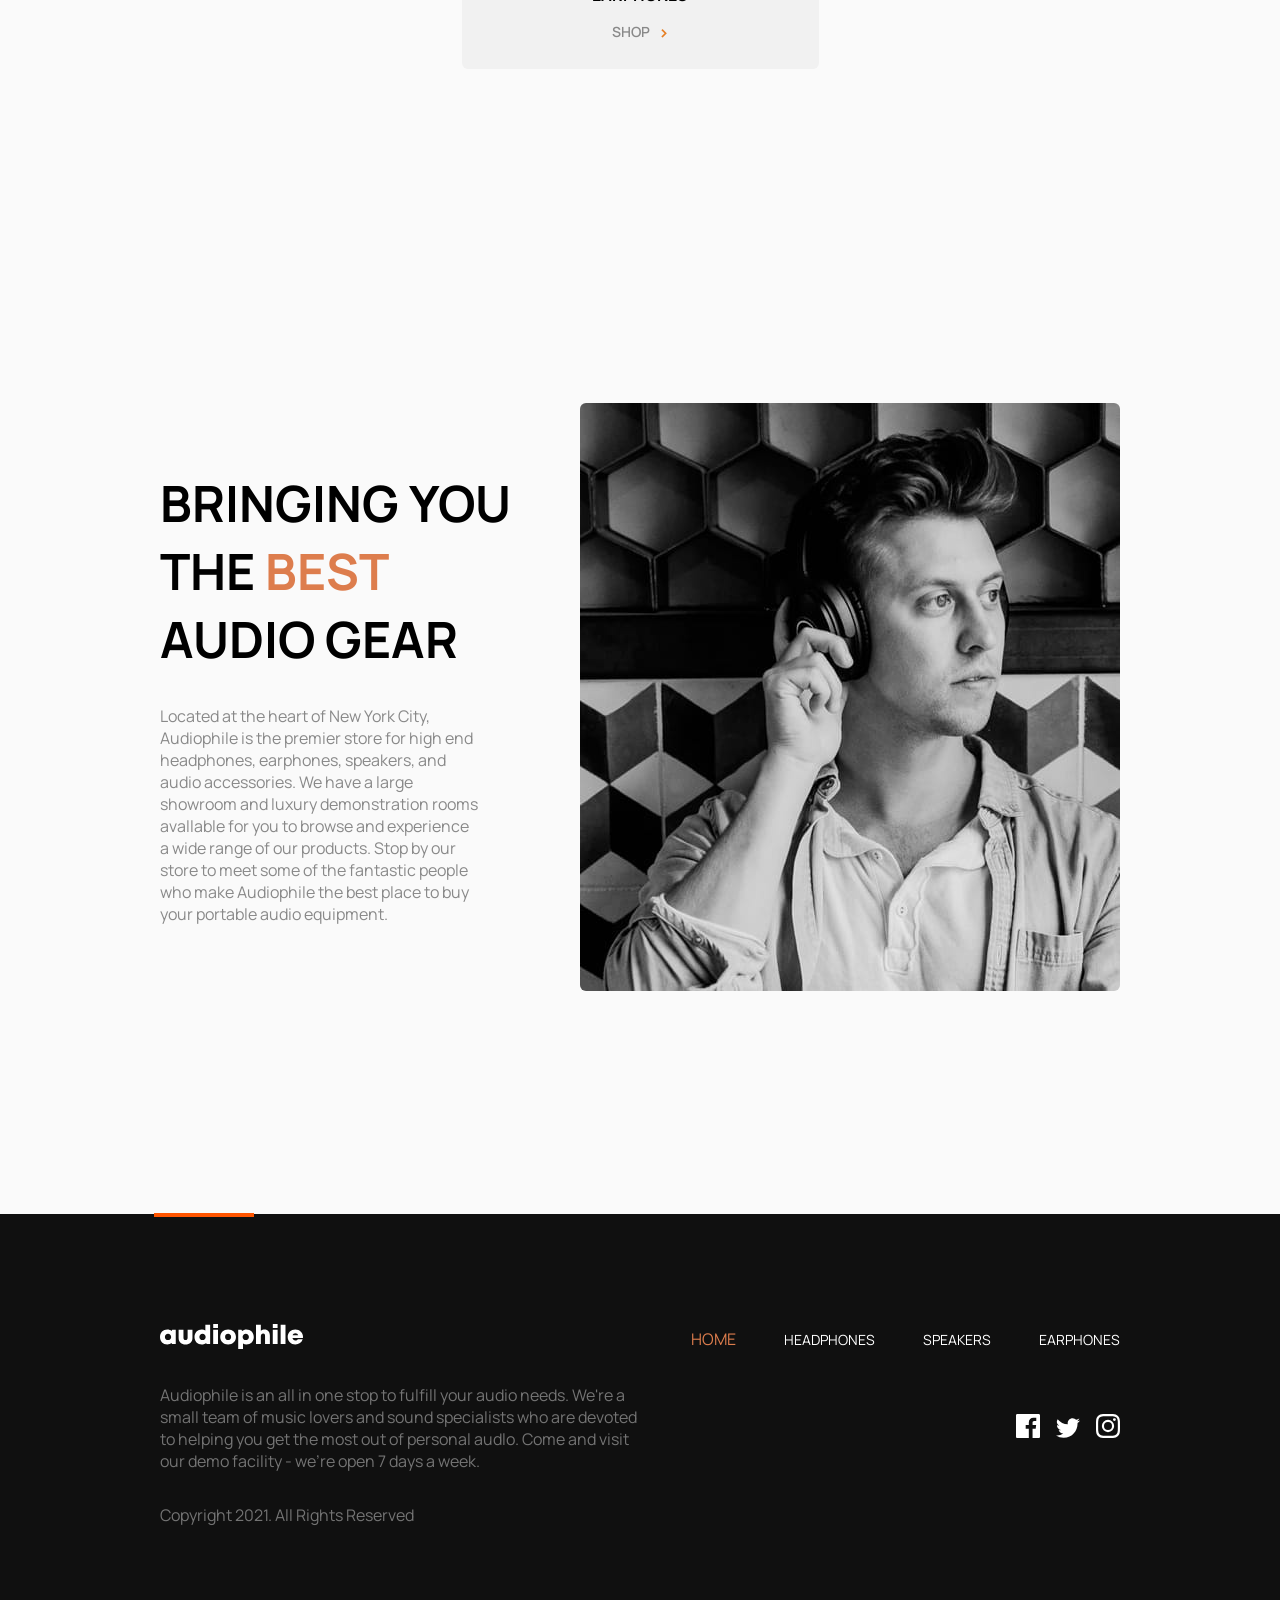
<file: HEADPHONES.html>
<!doctype html>
<html lang="en">
  <head>
    <meta charset="UTF-8" />
    <meta name="viewport" content="width=device-width, initial-scale=1.0" />
    <title>HEADPHONES</title>
    <link rel="stylesheet" href="headphones.css" />
    <link
      href="https://fonts.googleapis.com/css2?family=Manrope:wght@200..800&display=swap"
      rel="stylesheet"
    />
  </head>
  <body>
    <header>
      <nav class="container navbar">
        <img src="Assets/shared/desktop/logo.svg" alt="#" />
        <ul class="nav-menu">
          <li>
            <a class="home" href="#">HOME</a>
          </li>
          <li>
            <a class="nav-btn" href="#">HEADPHONES</a>
          </li>
          <li>
            <a class="nav-btn" href="#">SPEAKERS</a>
          </li>
          <li>
            <a class="nav-btn" href="#">EARPHONES</a>
          </li>
          <li></li>
        </ul>
        <a href="#"
          ><img src="Assets/shared/desktop/icon-cart.svg" alt="#"
        /></a>
      </nav>
    </header>
    <button class="container back-btn"><a href="index.html">Go Back</a></button>
    <main>
      <section class="container xx99">
        <img
          class="xx99-pic"
          src="Assets/category-headphones/desktop/image-xx99-mark-two.jpg"
          alt="#"
        />

        <div class="headphones-caption">
          <span class="product-update">NEW PRODUCT</span>
          <h3 class="headphones-name">XX99 MARK II HEADPHONES</h3>
          <p class="headphones-details">
            The new XX99 Mark II headphones is the pinnacle of pristine audio.
            It redefines your premium headphone experience by reproducing the
            balanced depth and precision of studio-quality sound.
          </p>
          <h4>$ 2,999</h4>
          <div class="headphones-btn">
            <div class="counter">
              <button class="btn">-</button>
              <div class="number">1</div>
              <button class="btn">+</button>
            </div>
            <div>
              <a class="counter cart-btn" href="">ADD TO CART</a>
            </div>
          </div>
        </div>
      </section>
      <section class="container features">
        <div class="features-caption">
          <h3 class="caption-heading">FEATURES</h3>
          <p class="caption">
            Featuring a genuine leather head strap and premium earcups, these
            headphones deliver superior comfort for those who like to enjoy
            endless listening. It includes intuitive controls designed for any
            situation. Whether you're taking a business call or just in your own
            personal space, the auto on/off and pause features ensure that
            you'll never miss a beat.
          </p>
          <p class="caption">
            The advanced Active Noise Cancellation with built-in equalizer allow
            you to experience your audio world on your terms. It lets you enjoy
            your audio in peace, but quickly interact with your surroundings
            when you need to. Combined with Bluetooth 5. 0 compliant
            connectivity and 17 hour battery life, the XX99 Mark Il headphones
            gives you superior sound, cutting-edge technology, and a modern
            design aesthetic.
          </p>
        </div>
        <div class="box-items">
          <h3 class="box-heading">IN THE BOX</h3>
          <ul class="packing-list">
            <li>
              <span class="qty">1x</span>
              Headphone Unit
            </li>
            <li>
              <span class="qty">2x</span>
              Replacement Earcups
            </li>
            <li>
              <span class="qty">1x</span>
              User Manual
            </li>
            <li>
              <span class="qty">1x</span>
              3.5mm 5m Audio Cable
            </li>
            <li>
              <span class="qty">1x</span>
              Travel Bag
            </li>
          </ul>
        </div>
      </section>
      <section class="container product-pic">
        <div class="left-side-pic">
          <img
            class="product-photo"
            src="Assets/product-xx99-mark-two-headphones/desktop/image-gallery-1.jpg"
            alt="#"
          />
          <img
            class="product-photo"
            src="Assets/product-xx99-mark-two-headphones/desktop/image-gallery-2.jpg"
            alt="#"
          />
        </div>
        <div>
          <img
            class="product-photo right-pic"
            src="Assets/product-xx99-mark-two-headphones/desktop/image-gallery-3.jpg"
            alt="#"
          />
        </div>
      </section>
      <section class="container other-items">
        <h3 class="items-heading">YOU MAY ALSO LIKE</h3>
        <div class="items">
          <div class="product-details">
            <div class="photo-section">
              <img
                class="items-pic"
                src="Assets/product-xx99-mark-one-headphones/desktop/image-product.jpg"
                alt="#"
              />
            </div>
            <h3 class="product-name">XX99 MARK 1</h3>
            <a class="product-btn" href="HEADPHONES.html">SEE PRODUCT</a>
          </div>
          <div class="product-details">
            <img
              class="items-pic"
              src="Assets/product-xx59-headphones/desktop/image-product.jpg"
              alt="#"
            />
            <h3 class="product-name">XX59</h3>
            <a class="product-btn" href="HEADPHONES.html">SEE PRODUCT</a>
          </div>
          <div class="product-details">
            <img
              class="items-pic"
              src="Assets/product-zx9-speaker/desktop/image-product.jpg"
              alt="#"
            />
            <h3 class="product-name">ZX9 SPEAKER</h3>
            <a class="product-btn" href="HEADPHONES.html">SEE PRODUCT</a>
          </div>
        </div>
      </section>

      <!-- This is my category part -->
      <section class="container category-items">
        <div class="headphones-section">
          <img
            class="photo headphones-photo"
            src="Assets/shared/desktop/image-headphones.png"
            alt="#"
          />
          <h2 class="category-name">HEADPHONES</h2>
          <a class="category-shop-btn" href="#"
            >SHOP <span class="arrow">></span></a
          >
        </div>
        <div class="speakers-section">
          <img
            class="photo speakers-photo"
            src="Assets/shared/desktop/image-speakers.png"
            alt="#"
          />
          <h2 class="category-name">SPEAKERS</h2>
          <a class="category-shop-btn" href="#"
            >SHOP <span class="arrow">></span></a
          >
        </div>
        <div class="earphones-section">
          <img
            class="photo earphones-photo"
            src="Assets/shared/desktop/image-earphones.png"
            alt="#"
          />
          <h2 class="category-name">EARPHONES</h2>
          <a class="category-shop-btn" href="#"
            >SHOP <span class="arrow">></span></a
          >
        </div>
      </section>

      <section class="container audiophile-bio">
        <div class="audiophile-heading">
          <h3 class="audio-gear-heading">
            BRINGING YOU THE <span class="orange-color">BEST</span> AUDIO GEAR
          </h3>

          <p class="audiophile-details">
            Located at the heart of New York City, Audiophile is the premier
            store for high end headphones, earphones, speakers, and audio
            accessories. We have a large showroom and luxury demonstration rooms
            avallable for you to browse and experience a wide range of our
            products. Stop by our store to meet some of the fantastic people who
            make Audiophile the best place to buy your portable audio equipment.
          </p>
        </div>
        <img class="gear-pic" src="Assets/image-best-gear.jpg" alt="#" />
      </section>
    </main>

    <div class="footer-line"></div>
    <!-- ===== This is my FOOTER part ==== -->
    <footer class="footer-container">
      <section class="container footer-navbar navbar">
        <div><img src="Assets/shared/desktop/logo.svg" alt="" /></div>
        <ul class="nav-menu footer-nav-menu">
          <li><a class="home" href="#">HOME</a></li>
          <li><a class="nav-btn" href="#">HEADPHONES</a></li>
          <li><a class="nav-btn" href="#">SPEAKERS</a></li>
          <li><a class="nav-btn" href="#">EARPHONES</a></li>
        </ul>
      </section>
      <div class="container footer-section">
        <p class="footer-caption">
          Audiophile is an all in one stop to fulfill your audio needs. We're a
          small team of music lovers and sound specialists who are devoted to
          helping you get the most out of personal audlo. Come and visit our
          demo facility - we're open 7 days a week.
        </p>
        <div class="social-media">
          <a href="#"
            ><img src="Assets/shared/desktop/icon-facebook.svg" alt="#"
          /></a>
          <a href="#"
            ><img src="Assets/shared/desktop/icon-twitter.svg" alt="#"
          /></a>
          <a href="#"
            ><img src="Assets/shared/desktop/icon-instagram.svg" alt="#"
          /></a>
        </div>
      </div>
      <div class="container copyright">Copyright 2021. All Rights Reserved</div>
    </footer>
  </body>
</html>
</file>
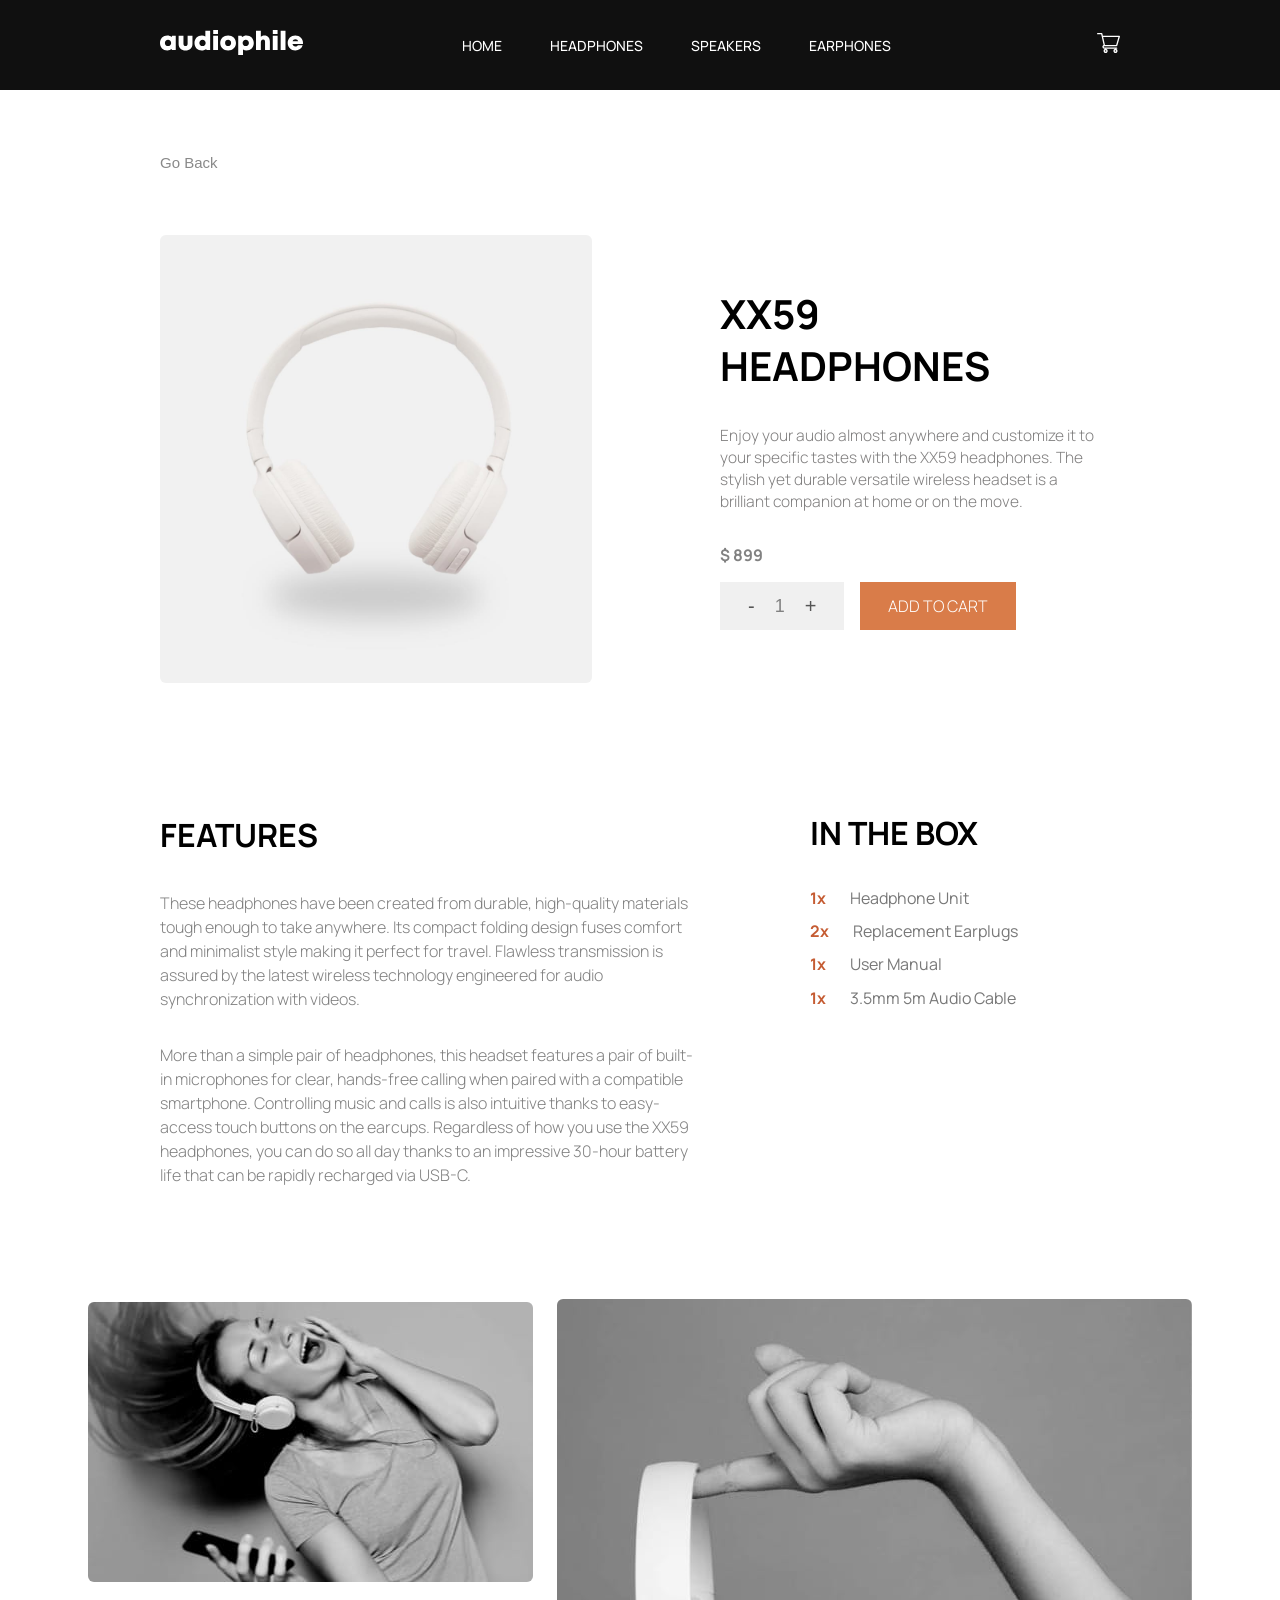
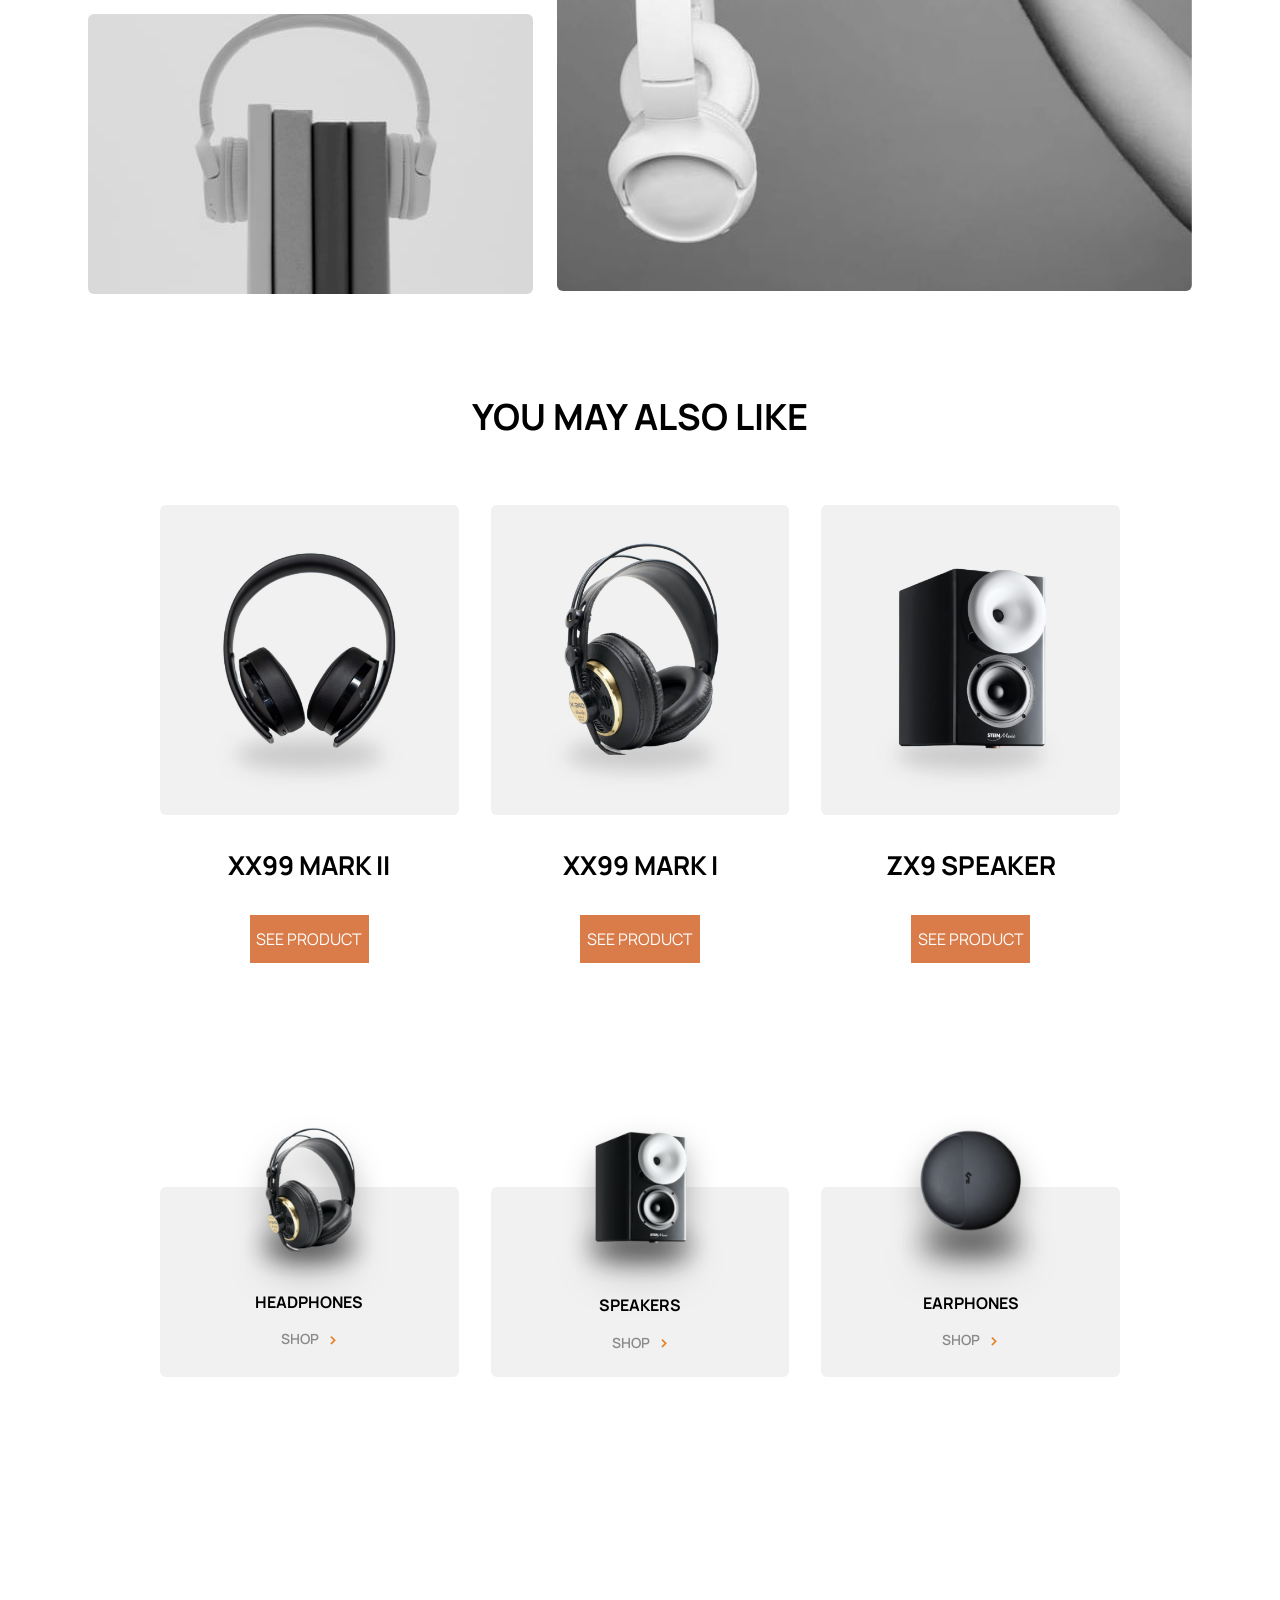
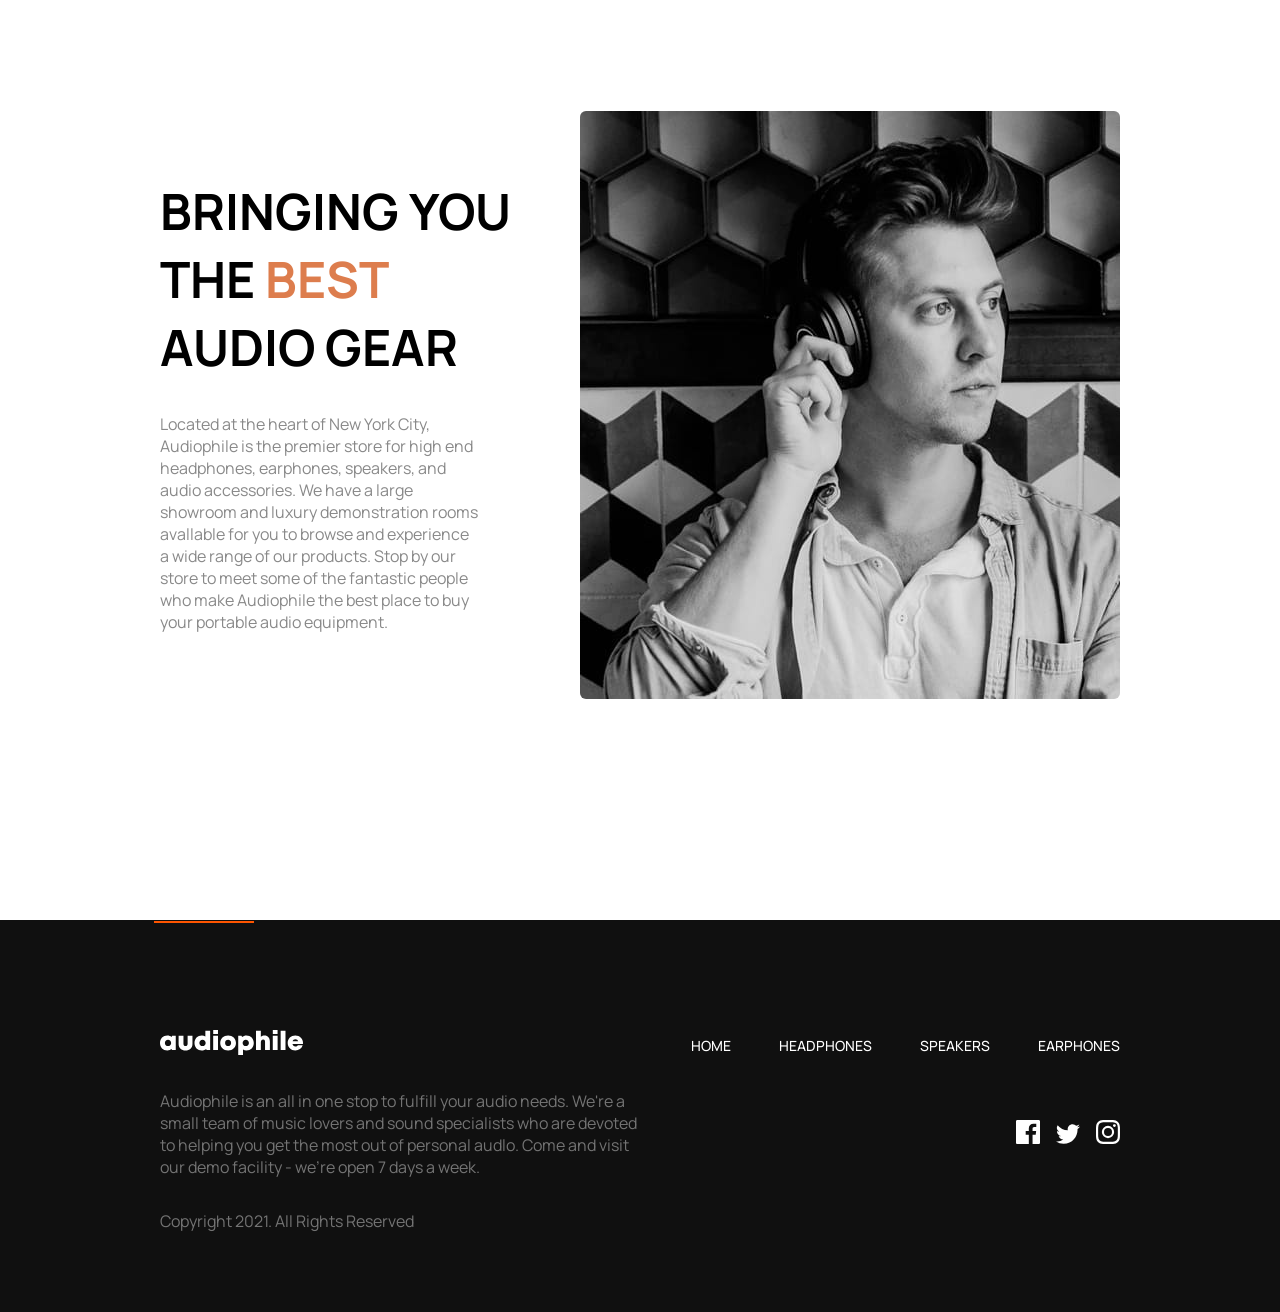
<file: Product-XX59.html>
<!doctype html>
<html lang="en">
  <head>
    <meta charset="UTF-8" />
    <meta name="viewport" content="width=device-width, initial-scale=1.0" />
    <title>Audiophile e-commerce/XX59</title>
    <link rel="stylesheet" href="style.css" />
    <link
      rel="icon"
      type="image/png"
      sizes="32x32"
      href="./Assets/photo/favicon-32x32.png"
    />
    <link
      href="https://fonts.googleapis.com/css2?family=Manrope:wght@200..800&display=swap"
      rel="stylesheet"
    />
  </head>
  <body class="product-body">
    <header class="product-header">
      <nav class="container navbar">
        <div class="logo">
          <img class="menu-logo" src="Assets/menu.svg" alt="menu logo" />
          <img src="Assets/shared/desktop/logo.svg" alt="logo" />
        </div>
        <ul class="nav-menu">
          <li>
            <a class="nav-btn" href="index.html">HOME</a>
          </li>
          <li>
            <a class="nav-btn" href="Headphones.html">HEADPHONES</a>
          </li>
          <li>
            <a class="nav-btn" href="Speakers.html">SPEAKERS</a>
          </li>
          <li>
            <a class="nav-btn" href="Earphones.html">EARPHONES</a>
          </li>
          <li></li>
        </ul>
        <a href="checkout.html"
          ><img src="Assets/shared/desktop/icon-cart.svg" alt="#"
        /></a>
      </nav>
    </header>
    <button class="container home-page-btn"><a href="index.html">Go Back</a></button>
    <main>
      <section class="container product-section">
        <img
          class="pic"
          src="Assets/product-xx59-headphones/desktop/image-product.jpg"
          alt="#"
        />
        <img
          class="tablet-pic"
          src="Assets/product-xx59-headphones/tablet/image-product.jpg"
          alt="#"
        />
        <img
          class="mobile-pic"
          src="Assets/product-xx59-headphones/mobile/image-product.jpg"
          alt="#"
        />

        <div class="caption">
          <h3 class="name">XX59 HEADPHONES</h3>
          <p class="details">
            Enjoy your audio almost anywhere and customize it to your specific
            tastes with the XX59 headphones. The stylish yet durable versatile
            wireless headset is a brilliant companion at home or on the move.
          </p>
          <h4>$ 899</h4>
          <div class="pro-btn">
            <div class="counter">
              <button class="btn">-</button>
              <div class="number">1</div>
              <button class="btn">+</button>
            </div>
            <div>
              <a class="counter cart-btn" href="#">ADD TO CART</a>
            </div>
          </div>
        </div>
      </section>

      <!-- ===== This is my Features part =====  -->
      <section class="container features">
        <div class="features-caption">
          <h3 class="caption-heading">FEATURES</h3>
          <p class="caption">
            These headphones have been created from durable, high-quality
            materials tough enough to take anywhere. Its compact folding design
            fuses comfort and minimalist style making it perfect for travel.
            Flawless transmission is assured by the latest wireless technology
            engineered for audio synchronization with videos.
          </p>
          <p class="caption">
            More than a simple pair of headphones, this headset features a pair
            of built-in microphones for clear, hands-free calling when paired
            with a compatible smartphone. Controlling music and calls is also
            intuitive thanks to easy-access touch buttons on the earcups.
            Regardless of how you use the XX59 headphones, you can do so all day
            thanks to an impressive 30-hour battery life that can be rapidly
            recharged via USB-C.
          </p>
        </div>
        <div class="box-items">
          <h3 class="box-heading">IN THE BOX</h3>
          <ul class="packing-list">
            <li>
              <span class="qty">1x</span>
              Headphone Unit
            </li>
            <li>
              <span class="qty">2x</span>
              Replacement Earplugs
            </li>
            <li>
              <span class="qty">1x</span>
              User Manual
            </li>
            <li>
              <span class="qty">1x</span>
              3.5mm 5m Audio Cable
            </li>
          </ul>
        </div>
      </section>
      <!--  ===== This is my Headphone photo part =====  -->
      <section class="container product-pic">
        <div class="left-side-pic">
          <img
            class="product-photo"
            src="Assets/product-xx59-headphones/desktop/image-gallery-1.jpg"
            alt="#"
          />
          <img
            class="product-photo"
            src="Assets/product-xx59-headphones/desktop/image-gallery-2.jpg"
            alt="#"
          />
        </div>
        <div>
          <img
            class="product-photo right-pic"
            src="Assets/product-xx59-headphones/desktop/image-gallery-3.jpg"
            alt="#"
          />
        </div>
      </section>

      <!-- ===== This is my Product part =====  -->
      <section class="container other-items">
        <h3 class="items-heading">YOU MAY ALSO LIKE</h3>
        <div class="items">
          <div class="product-details">
            <img
              class="items-pic"
              src="Assets/product-xx99-mark-two-headphones/desktop/image-product.jpg"
              alt="#"
            />
            <img
              class="tablet-items-pic"
              src="Assets/shared/tablet/image-xx99-mark-two-headphones.jpg"
              alt="#"
            />
            <img
              class="mobile-items-pic"
              src="Assets/shared/mobile/image-xx99-mark-two-headphones.jpg"
              alt=""
            />
            <h3 class="product-name">XX99 MARK II</h3>
            <a class="product-btn" href="Product-XX99-MARK-II.html">SEE PRODUCT</a>
          </div>
          <div class="product-details">
            <img
              class="items-pic"
              src="Assets/product-xx99-mark-one-headphones/desktop/image-product.jpg"
              alt="#"
            />
            <img
              class="tablet-items-pic"
              src="Assets/shared/tablet/image-xx99-mark-one-headphones.jpg"
              alt="#"
            />
            <img
              class="mobile-items-pic"
              src="Assets/shared/mobile/image-xx99-mark-one-headphones.jpg"
              alt="#"
            />
            <h3 class="product-name">XX99 MARK I</h3>
            <a class="product-btn" href="Product-XX99-MARK-I.html">SEE PRODUCT</a>
          </div>
          <div class="product-details">
            <img
              class="items-pic"
              src="Assets/product-zx9-speaker/desktop/image-product.jpg"
              alt="#"
            />
            <img
              class="tablet-items-pic"
              src="Assets/shared/tablet/image-zx9-speaker.jpg"
              alt=""
            />
            <img
              class="mobile-items-pic"
              src="Assets/shared/mobile/image-zx9-speaker.jpg"
              alt=""
            />
            <h3 class="product-name">ZX9 SPEAKER</h3>
            <a class="product-btn" href="Product-ZX9.html">SEE PRODUCT</a>
          </div>
        </div>
      </section>

      <!-- This is my category part -->
      <section class="container category-items">
        <div class="headphones-section">
          <img
            class="photo headphones-photo"
            src="Assets/shared/desktop/image-headphones.png"
            alt="#"
          />
          <h2 class="category-name">HEADPHONES</h2>
          <a class="category-shop-btn" href="Headphones.html"
            >SHOP <span class="arrow">></span></a
          >
        </div>
        <div class="speakers-section">
          <img
            class="photo speakers-photo"
            src="Assets/shared/desktop/image-speakers.png"
            alt="#"
          />
          <h2 class="category-name">SPEAKERS</h2>
          <a class="category-shop-btn" href="Speakers.html"
            >SHOP <span class="arrow">></span></a
          >
        </div>
        <div class="earphones-section">
          <img
            class="photo earphones-photo"
            src="Assets/shared/desktop/image-earphones.png"
            alt="#"
          />
          <h2 class="category-name">EARPHONES</h2>
          <a class="category-shop-btn" href="Earphones.html"
            >SHOP <span class="arrow">></span></a
          >
        </div>
      </section>

      <!-- THIS IS MY AUDIOPHILE-BIO SECTION -->
      <section class="container audiophile-bio">
        <div class="audiophile-heading">
          <h3 class="audio-gear-heading">
            BRINGING YOU THE <span class="orange-color">BEST</span> AUDIO GEAR
          </h3>

          <p class="audiophile-details">
            Located at the heart of New York City, Audiophile is the premier
            store for high end headphones, earphones, speakers, and audio
            accessories. We have a large showroom and luxury demonstration rooms
            avallable for you to browse and experience a wide range of our
            products. Stop by our store to meet some of the fantastic people who
            make Audiophile the best place to buy your portable audio equipment.
          </p>
        </div>
        <img class="gear-pic" src="Assets/image-best-gear.jpg" alt="gear img" />
        <img
          class="tablet-gear-pic"
          src="Assets/shared/tablet/image-best-gear.jpg"
          alt="gear img"
        />
        <img
          src="Assets/shared/mobile/image-best-gear.jpg"
          alt="img"
          class="mobile-gear-pic"
        />
      </section>
    </main>

    <div class="footer-line"></div>
    <!-- ===== This is my FOOTER part ==== -->
    <footer class="footer-container">
      <section class="container footer-navbar navbar">
        <div><img src="Assets/shared/desktop/logo.svg" alt="" /></div>
        <ul class="nav-menu footer-nav-menu">
          <li><a class="nav-btn" href="index.html">HOME</a></li>
          <li><a class="nav-btn" href="Headphones.html">HEADPHONES</a></li>
          <li><a class="nav-btn" href="Speakers.html">SPEAKERS</a></li>
          <li><a class="nav-btn" href="Earphones.html">EARPHONES</a></li>
        </ul>
      </section>
      <div class="container footer-section">
        <p class="footer-caption">
          Audiophile is an all in one stop to fulfill your audio needs. We're a
          small team of music lovers and sound specialists who are devoted to
          helping you get the most out of personal audlo. Come and visit our
          demo facility - we're open 7 days a week.
        </p>
        <div class="social-media">
          <a href="#"
            ><img src="Assets/shared/desktop/icon-facebook.svg" alt="#"
          /></a>
          <a href="#"
            ><img src="Assets/shared/desktop/icon-twitter.svg" alt="#"
          /></a>
          <a href="#"
            ><img src="Assets/shared/desktop/icon-instagram.svg" alt="#"
          /></a>
        </div>
      </div>
      <div class="container copyright">Copyright 2021. All Rights Reserved</div>
    </footer>
  </body>
</html>
</file>
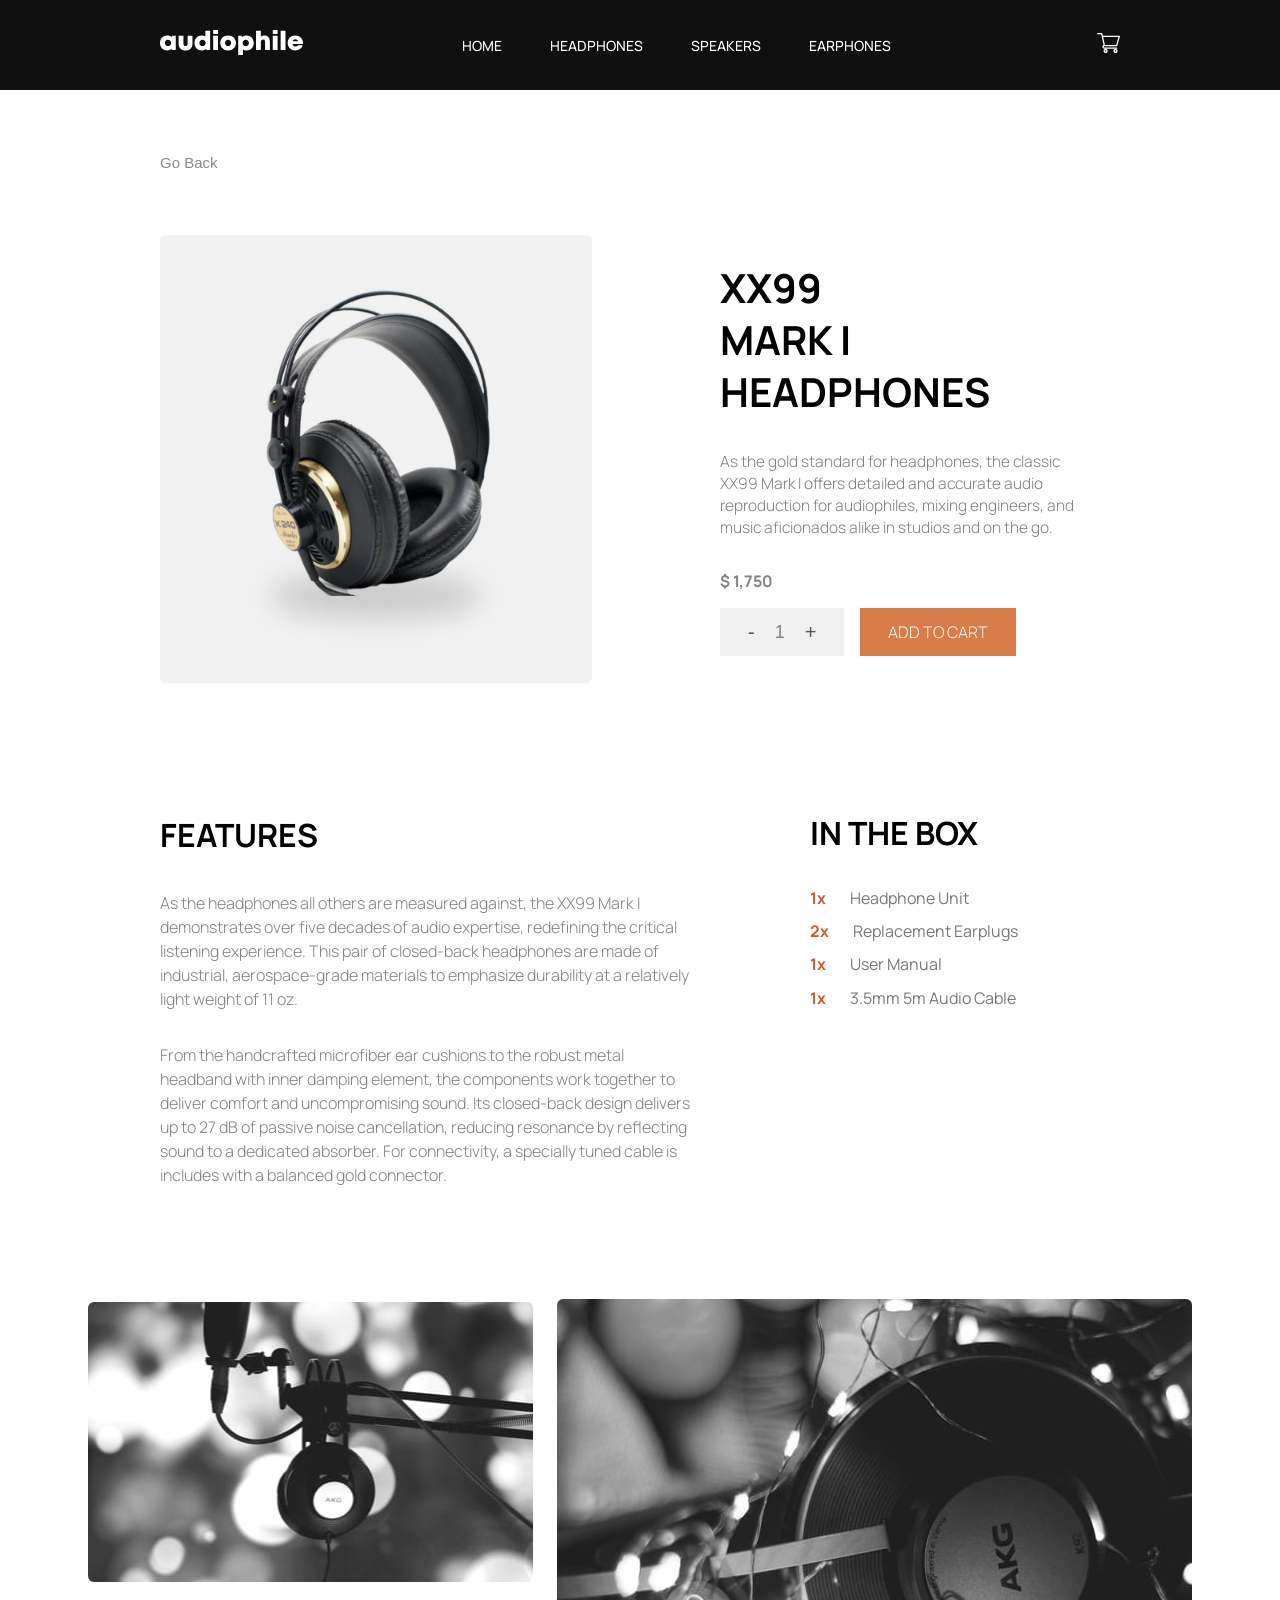
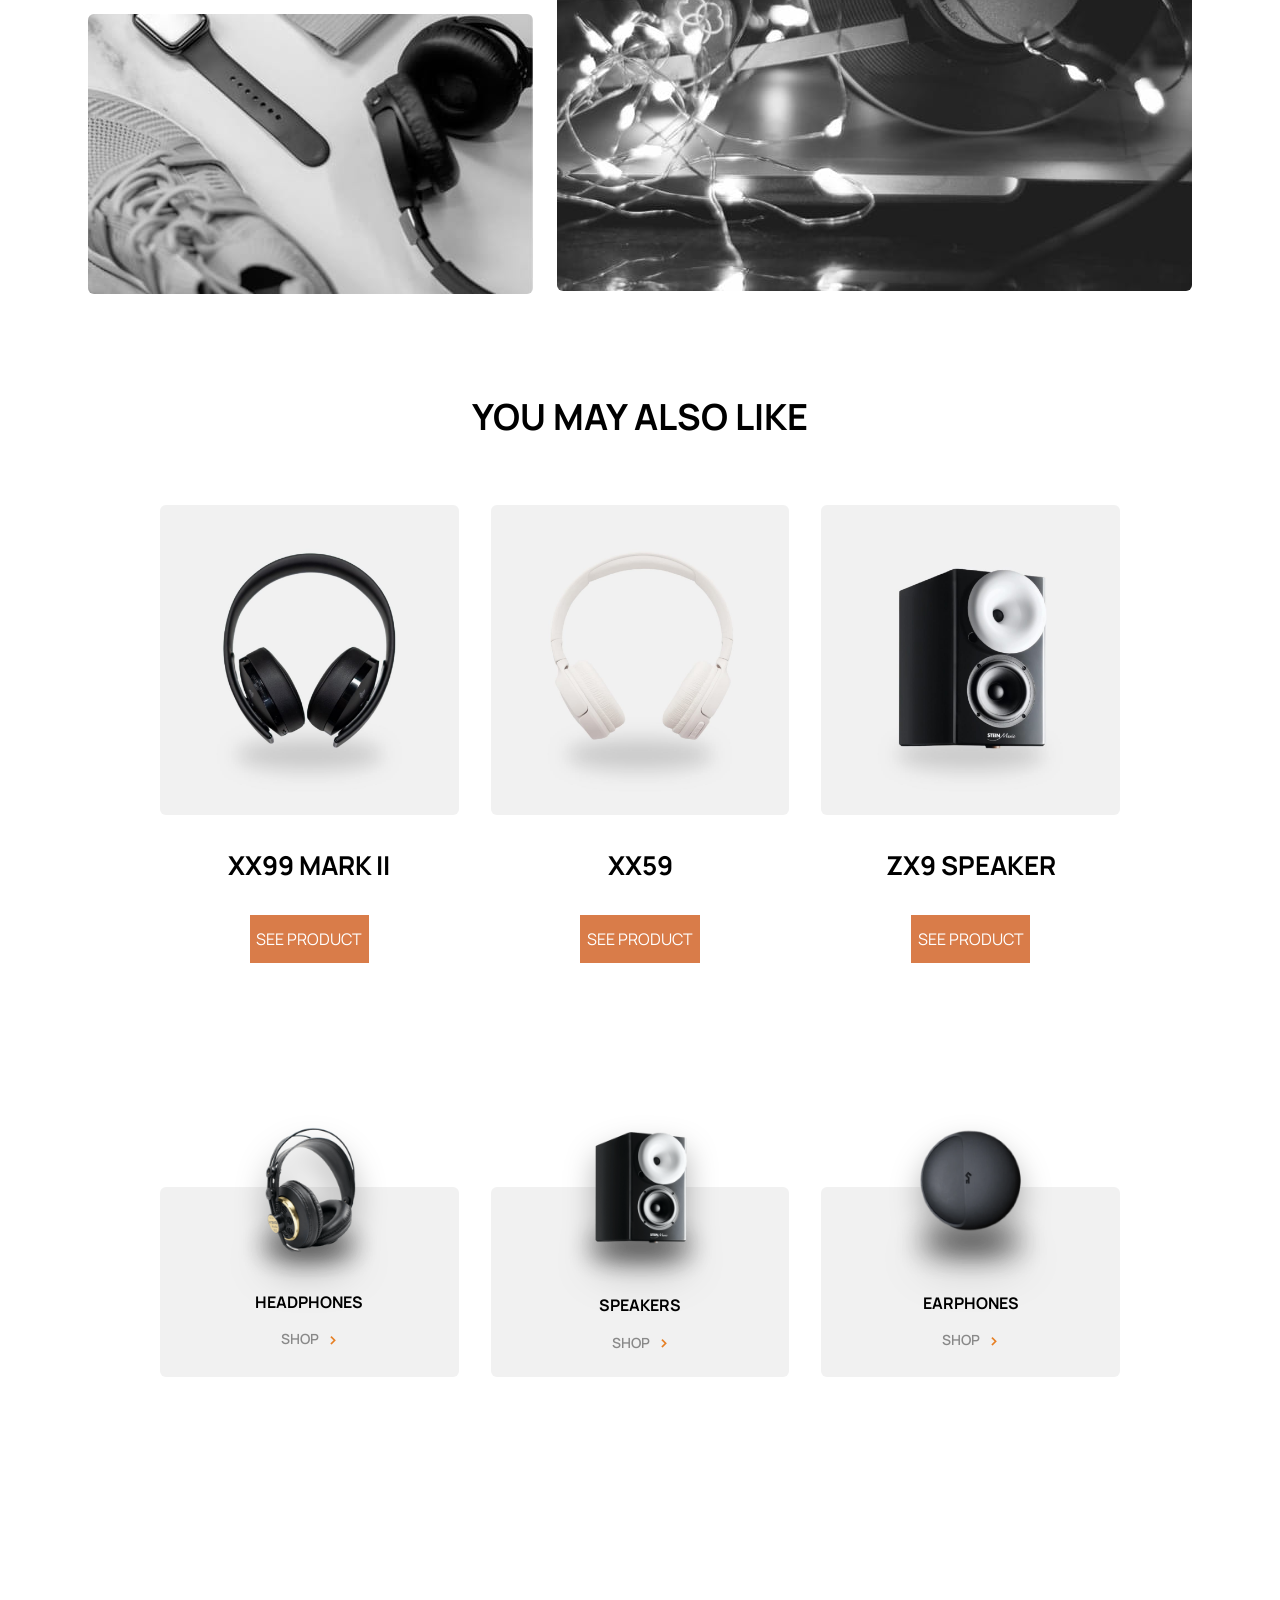
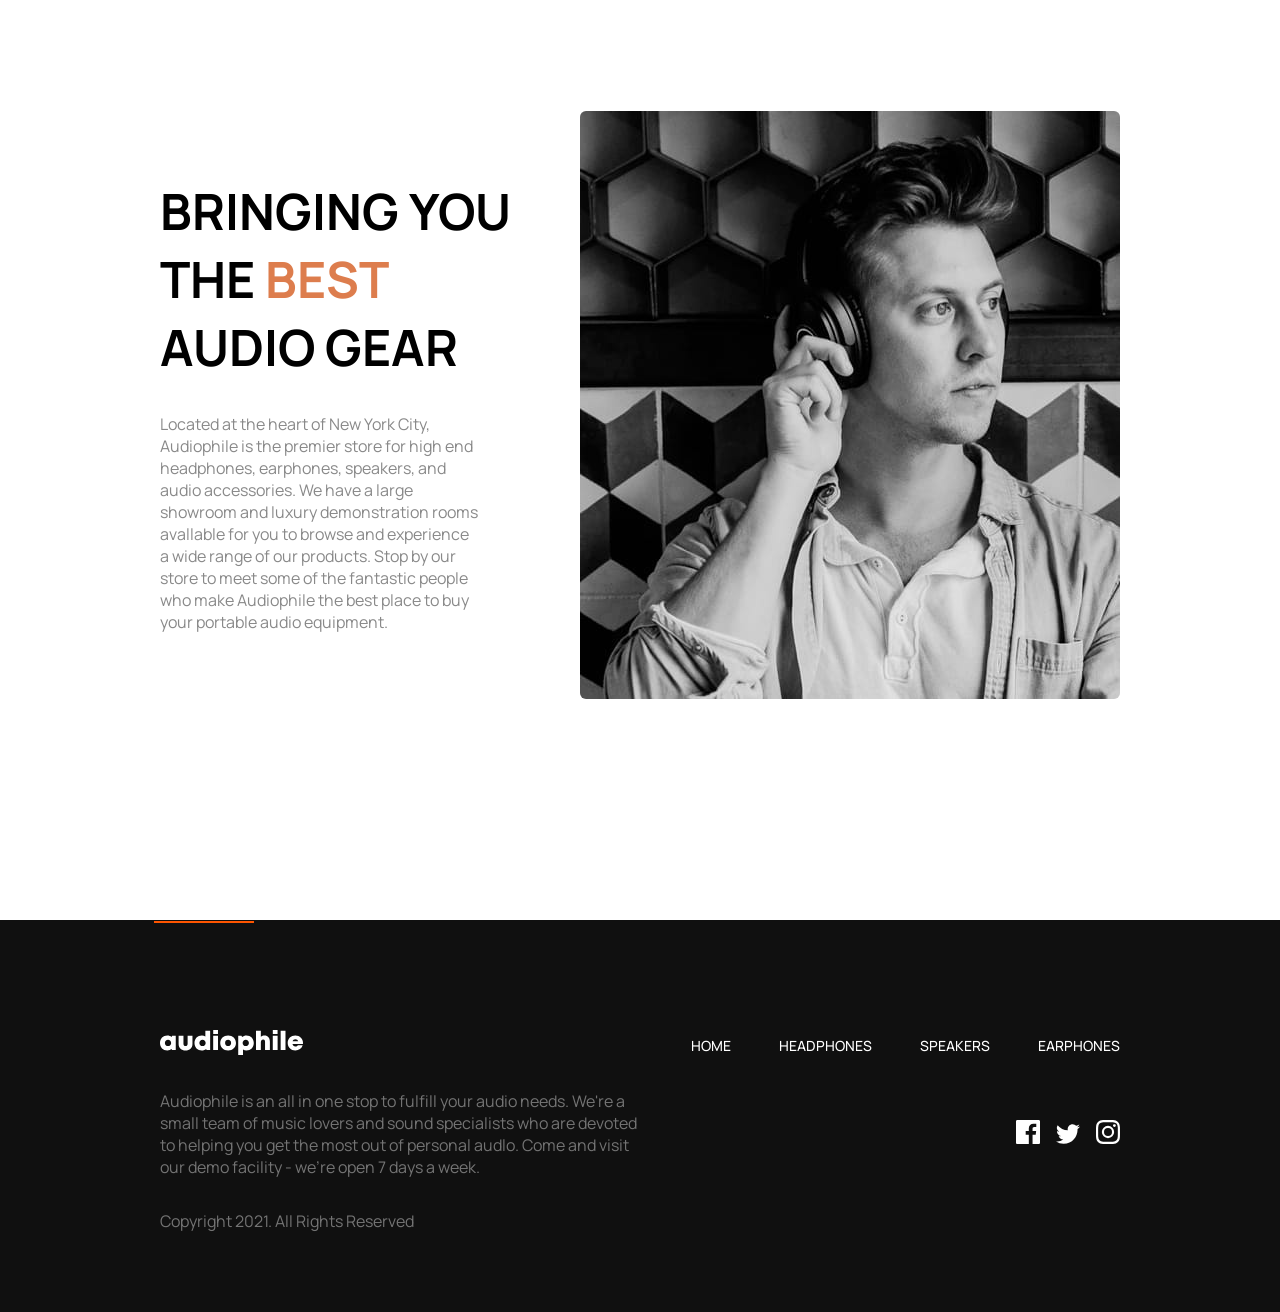
<file: Product-XX99-MARK-I.html>
<!doctype html>
<html lang="en">
  <head>
    <meta charset="UTF-8" />
    <meta name="viewport" content="width=device-width, initial-scale=1.0" />
    <title>Audiophile e-commerce/XX99-MARK-I</title>
    <link rel="stylesheet" href="style.css" />
    <link
      rel="icon"
      type="image/png"
      sizes="32x32"
      href="./Assets/photo/favicon-32x32.png"
    />
    <link
      href="https://fonts.googleapis.com/css2?family=Manrope:wght@200..800&display=swap"
      rel="stylesheet"
    />
  </head>
  <body class="product-body">
    <header class="product-header">
      <nav class="container navbar">
        <div class="logo">
          <img class="menu-logo" src="Assets/menu.svg" alt="menu logo" />
          <img src="Assets/shared/desktop/logo.svg" alt="logo" />
        </div>
        <ul class="nav-menu">
          <li>
            <a class="nav-btn" href="index.html">HOME</a>
          </li>
          <li>
            <a class="nav-btn" href="Headphones.html">HEADPHONES</a>
          </li>
          <li>
            <a class="nav-btn" href="Speakers.html">SPEAKERS</a>
          </li>
          <li>
            <a class="nav-btn" href="Earphones.html">EARPHONES</a>
          </li>
          <li></li>
        </ul>
        <a href="checkout.html"
          ><img src="Assets/shared/desktop/icon-cart.svg" alt="#"
        /></a>
      </nav>
    </header>
    <button class="container home-page-btn"><a href="index.html">Go Back</a></button>
    <main>
      <section class="container product-section">
        <img
          class="pic"
          src="Assets/product-xx99-mark-one-headphones/desktop/image-product.jpg"
          alt="#"
        />
        <img
          class="tablet-pic"
          src="Assets/product-xx99-mark-one-headphones/tablet/image-product.jpg"
          alt="#"
        />
        <img
          class="mobile-pic"
          src="Assets/product-xx99-mark-one-headphones/mobile/image-product.jpg"
          alt="#"
        />

        <div class="caption">
          <h3 class="name">XX99 MARK I HEADPHONES</h3>
          <p class="details">
            As the gold standard for headphones, the classic XX99 Mark I
offers detailed and accurate audio reproduction for audiophiles,
mixing engineers, and music aficionados alike in studios and on the
go.
          </p>
          <h4>$ 1,750</h4>
          <div class="pro-btn">
            <div class="counter">
              <button class="btn">-</button>
              <div class="number">1</div>
              <button class="btn">+</button>
            </div>
            <div>
              <a class="counter cart-btn" href="">ADD TO CART</a>
            </div>
          </div>
        </div>
      </section>

      <!-- ===== This is my Features part =====  -->
      <section class="container features">
        <div class="features-caption">
          <h3 class="caption-heading">FEATURES</h3>
          <p class="caption">
            As the headphones all others are measured against, the XX99 Mark I demonstrates over
five decades of audio expertise, redefining the critical listening experience. This pair of
closed-back headphones are made of industrial, aerospace-grade materials to
emphasize durability at a relatively light weight of 11 oz.
          </p>
          <p class="caption">
           From the handcrafted microfiber ear cushions to the robust metal headband with inner
damping element, the components work together to deliver comfort and
uncompromising sound. Its closed-back design delivers up to 27 dB of passive noise
cancellation, reducing resonance by reflecting sound to a dedicated absorber. For
connectivity, a specially tuned cable is includes with a balanced gold connector.
          </p>
        </div>
        <div class="box-items">
          <h3 class="box-heading">IN THE BOX</h3>
          <ul class="packing-list">
            <li>
              <span class="qty">1x</span>
              Headphone Unit
            </li>
            <li>
              <span class="qty">2x</span>
              Replacement Earplugs
            </li>
            <li>
              <span class="qty">1x</span>
              User Manual
            </li>
            <li>
              <span class="qty">1x</span>
              3.5mm 5m Audio Cable
            </li>
          </ul>
        </div>
      </section>
      <!--  ===== This is my Headphone photo part =====  -->
      <section class="container product-pic">
        <div class="left-side-pic">
          <img
            class="product-photo"
            src="Assets/product-xx99-mark-one-headphones/desktop/image-gallery-1.jpg"
            alt="#"
          />
          <img
            class="product-photo"
            src="Assets/product-xx99-mark-one-headphones/desktop/image-gallery-2.jpg"
            alt="#"
          />
        </div>
        <div>
          <img
            class="product-photo right-pic"
            src="Assets/product-xx99-mark-one-headphones/desktop/image-gallery-3.jpg"
            alt="#"
          />
        </div>
      </section>

      <!-- ===== This is my Product part =====  -->
      <section class="container other-items">
        <h3 class="items-heading">YOU MAY ALSO LIKE</h3>
        <div class="items">
          <div class="product-details">
            <img
              class="items-pic"
              src="Assets/product-xx99-mark-two-headphones/desktop/image-product.jpg"
              alt="#"
            />
            <img
              class="tablet-items-pic"
              src="Assets/shared/tablet/image-xx99-mark-two-headphones.jpg"
              alt="#"
            />
            <img
              class="mobile-items-pic"
              src="Assets/shared/mobile/image-xx99-mark-two-headphones.jpg"
              alt=""
            />
            <h3 class="product-name">XX99 MARK II</h3>
            <a class="product-btn" href="Product-XX99-MARK-II.html">SEE PRODUCT</a>
          </div>
          <div class="product-details">
            <img
              class="items-pic"
              src="Assets/product-xx59-headphones/desktop/image-product.jpg"
              alt="#"
            />
            <img
              class="tablet-items-pic"
              src="Assets/shared/tablet/image-xx59-headphones.jpg"
              alt="#"
            />
            <img
              class="mobile-items-pic"
              src="Assets/shared/mobile/image-xx59-headphones.jpg"
              alt=""
            />
            <h3 class="product-name">XX59</h3>
            <a class="product-btn" href="Product-XX59.html">SEE PRODUCT</a>
          </div>
          <div class="product-details">
            <img
              class="items-pic"
              src="Assets/product-zx9-speaker/desktop/image-product.jpg"
              alt="#"
            />
            <img
              class="tablet-items-pic"
              src="Assets/shared/tablet/image-zx9-speaker.jpg"
              alt=""
            />
            <img
              class="mobile-items-pic"
              src="Assets/shared/mobile/image-zx9-speaker.jpg"
              alt=""
            />
            <h3 class="product-name">ZX9 SPEAKER</h3>
            <a class="product-btn" href="Product-ZX9.html">SEE PRODUCT</a>
          </div>
        </div>
      </section>

      <!-- This is my category part -->
      <section class="container category-items">
        <div class="headphones-section">
          <img
            class="photo headphones-photo"
            src="Assets/shared/desktop/image-headphones.png"
            alt="#"
          />
          <h2 class="category-name">HEADPHONES</h2>
          <a class="category-shop-btn" href="Headphones.html"
            >SHOP <span class="arrow">></span></a
          >
        </div>
        <div class="speakers-section">
          <img
            class="photo speakers-photo"
            src="Assets/shared/desktop/image-speakers.png"
            alt="#"
          />
          <h2 class="category-name">SPEAKERS</h2>
          <a class="category-shop-btn" href="Speakers.html"
            >SHOP <span class="arrow">></span></a
          >
        </div>
        <div class="earphones-section">
          <img
            class="photo earphones-photo"
            src="Assets/shared/desktop/image-earphones.png"
            alt="#"
          />
          <h2 class="category-name">EARPHONES</h2>
          <a class="category-shop-btn" href="Earphones.html"
            >SHOP <span class="arrow">></span></a
          >
        </div>
      </section>

      <!-- THIS IS MY AUDIOPHILE-BIO SECTION -->
      <section class="container audiophile-bio">
        <div class="audiophile-heading">
          <h3 class="audio-gear-heading">
            BRINGING YOU THE <span class="orange-color">BEST</span> AUDIO GEAR
          </h3>

          <p class="audiophile-details">
            Located at the heart of New York City, Audiophile is the premier
            store for high end headphones, earphones, speakers, and audio
            accessories. We have a large showroom and luxury demonstration rooms
            avallable for you to browse and experience a wide range of our
            products. Stop by our store to meet some of the fantastic people who
            make Audiophile the best place to buy your portable audio equipment.
          </p>
        </div>
        <img class="gear-pic" src="Assets/image-best-gear.jpg" alt="gear img" />
        <img
          class="tablet-gear-pic"
          src="Assets/shared/tablet/image-best-gear.jpg"
          alt="gear img"
        />
        <img
          src="Assets/shared/mobile/image-best-gear.jpg"
          alt="img"
          class="mobile-gear-pic"
        />
      </section>
    </main>

    <div class="footer-line"></div>
    <!-- ===== This is my FOOTER part ==== -->
    <footer class="footer-container">
      <section class="container footer-navbar navbar">
        <div><img src="Assets/shared/desktop/logo.svg" alt="" /></div>
        <ul class="nav-menu footer-nav-menu">
          <li><a class="nav-btn" href="index.html">HOME</a></li>
          <li><a class="nav-btn" href="Headphones.html">HEADPHONES</a></li>
          <li><a class="nav-btn" href="Speakers.html">SPEAKERS</a></li>
          <li><a class="nav-btn" href="Earphones.html">EARPHONES</a></li>
        </ul>
      </section>
      <div class="container footer-section">
        <p class="footer-caption">
          Audiophile is an all in one stop to fulfill your audio needs. We're a
          small team of music lovers and sound specialists who are devoted to
          helping you get the most out of personal audlo. Come and visit our
          demo facility - we're open 7 days a week.
        </p>
        <div class="social-media">
          <a href="#"
            ><img src="Assets/shared/desktop/icon-facebook.svg" alt="#"
          /></a>
          <a href="#"
            ><img src="Assets/shared/desktop/icon-twitter.svg" alt="#"
          /></a>
          <a href="#"
            ><img src="Assets/shared/desktop/icon-instagram.svg" alt="#"
          /></a>
        </div>
      </div>
      <div class="container copyright">Copyright 2021. All Rights Reserved</div>
    </footer>
  </body>
</html>
</file>
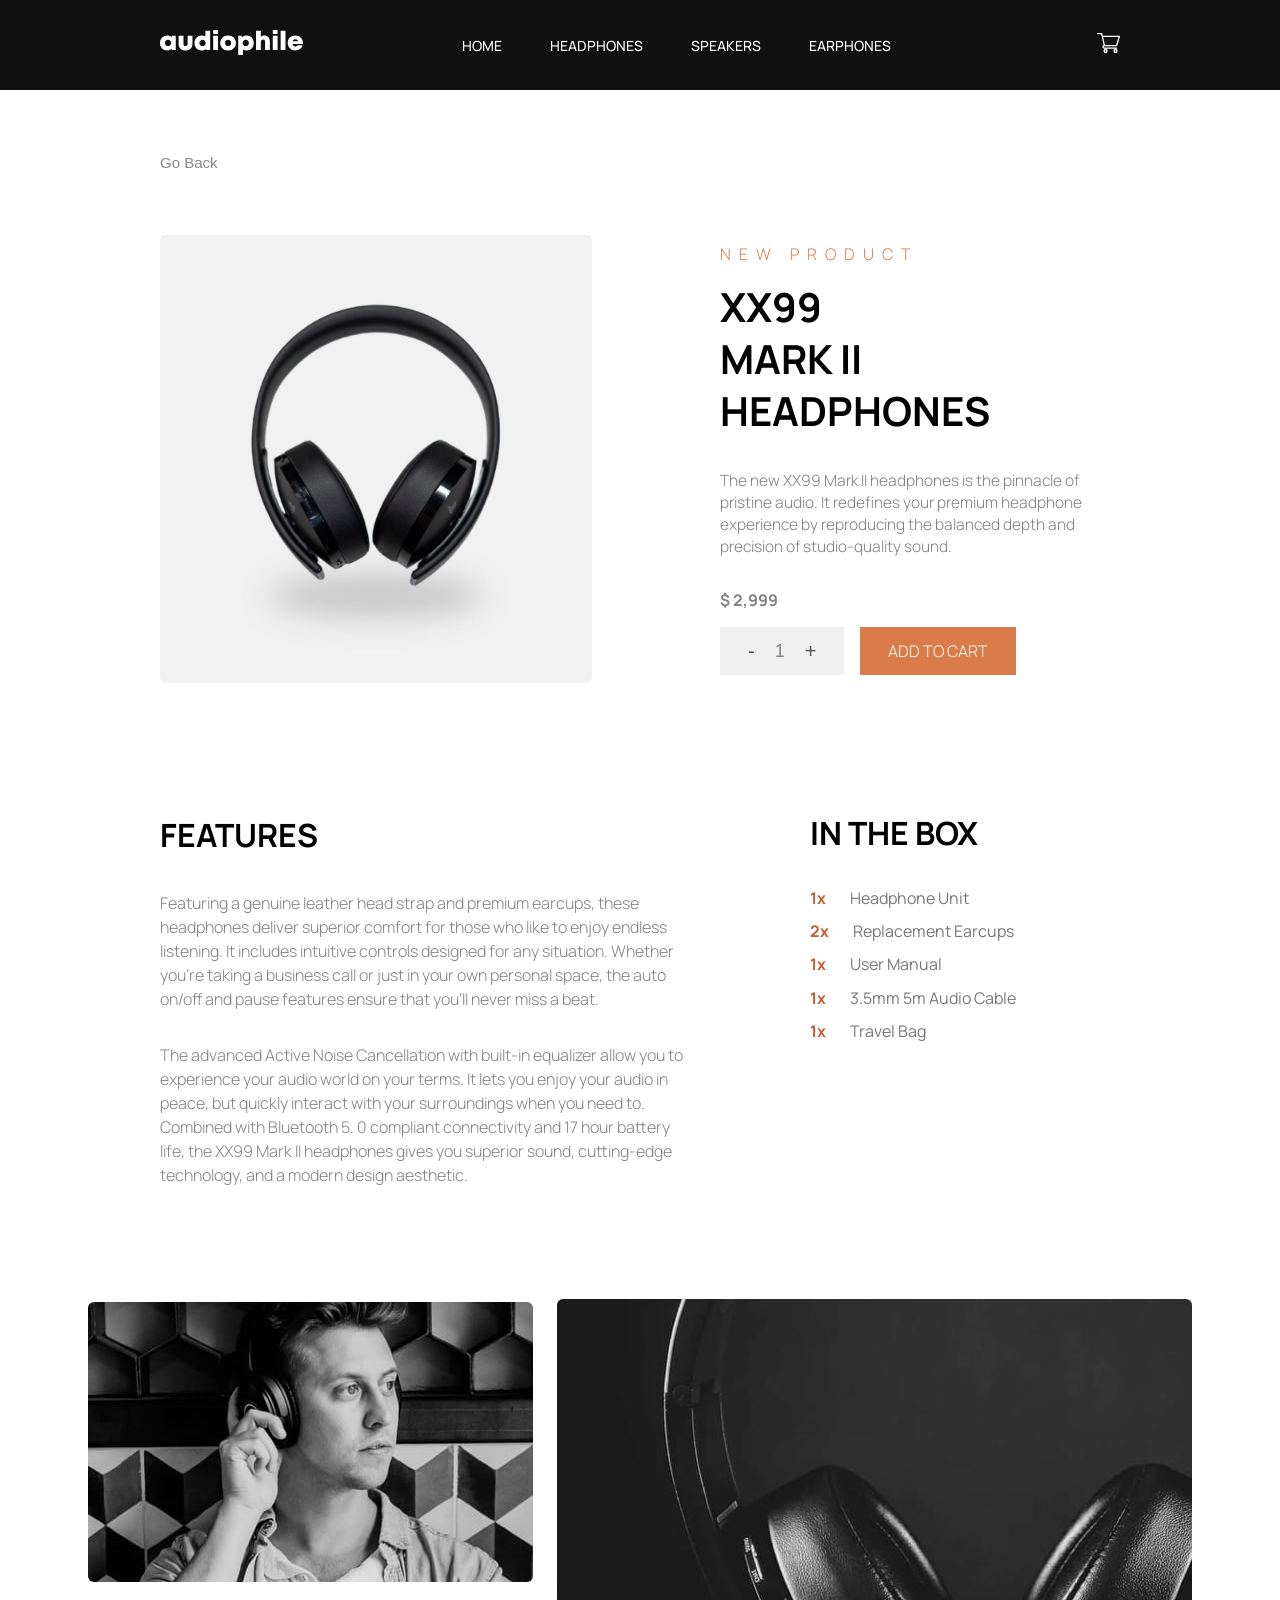
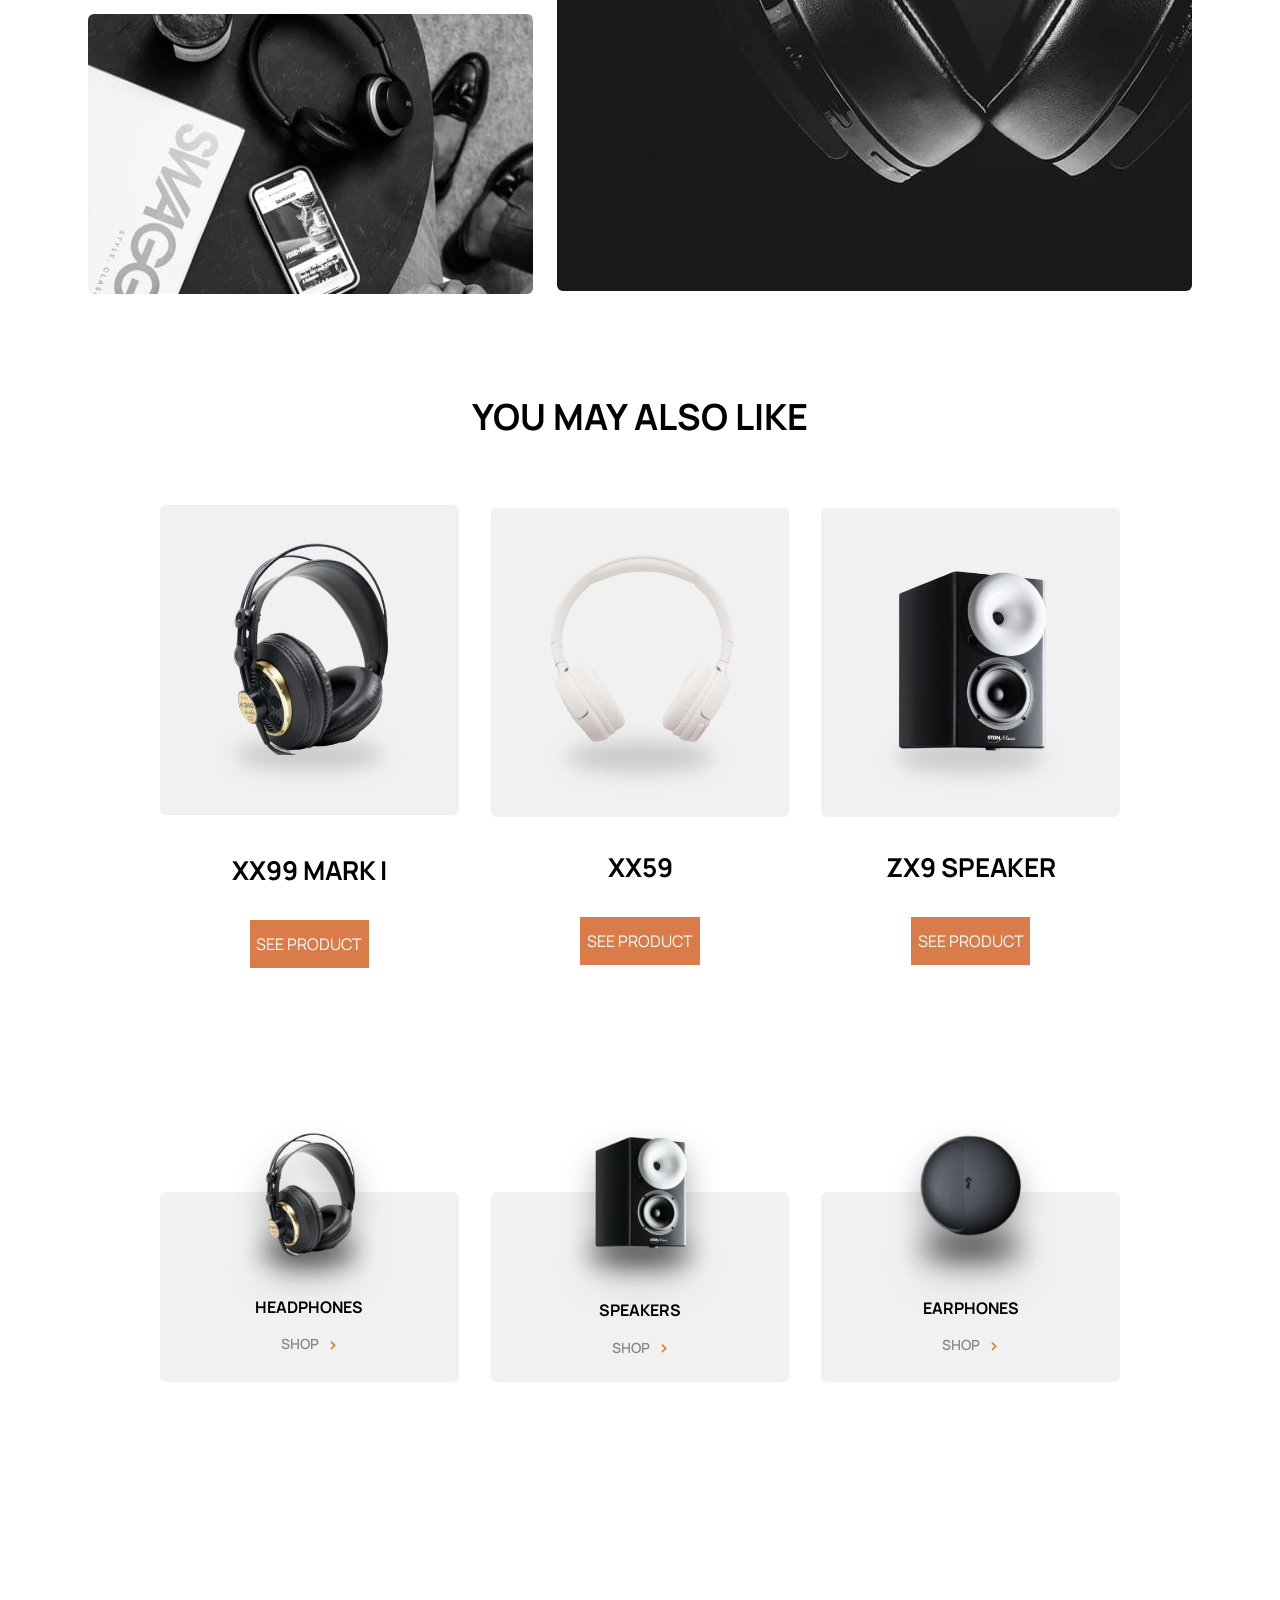
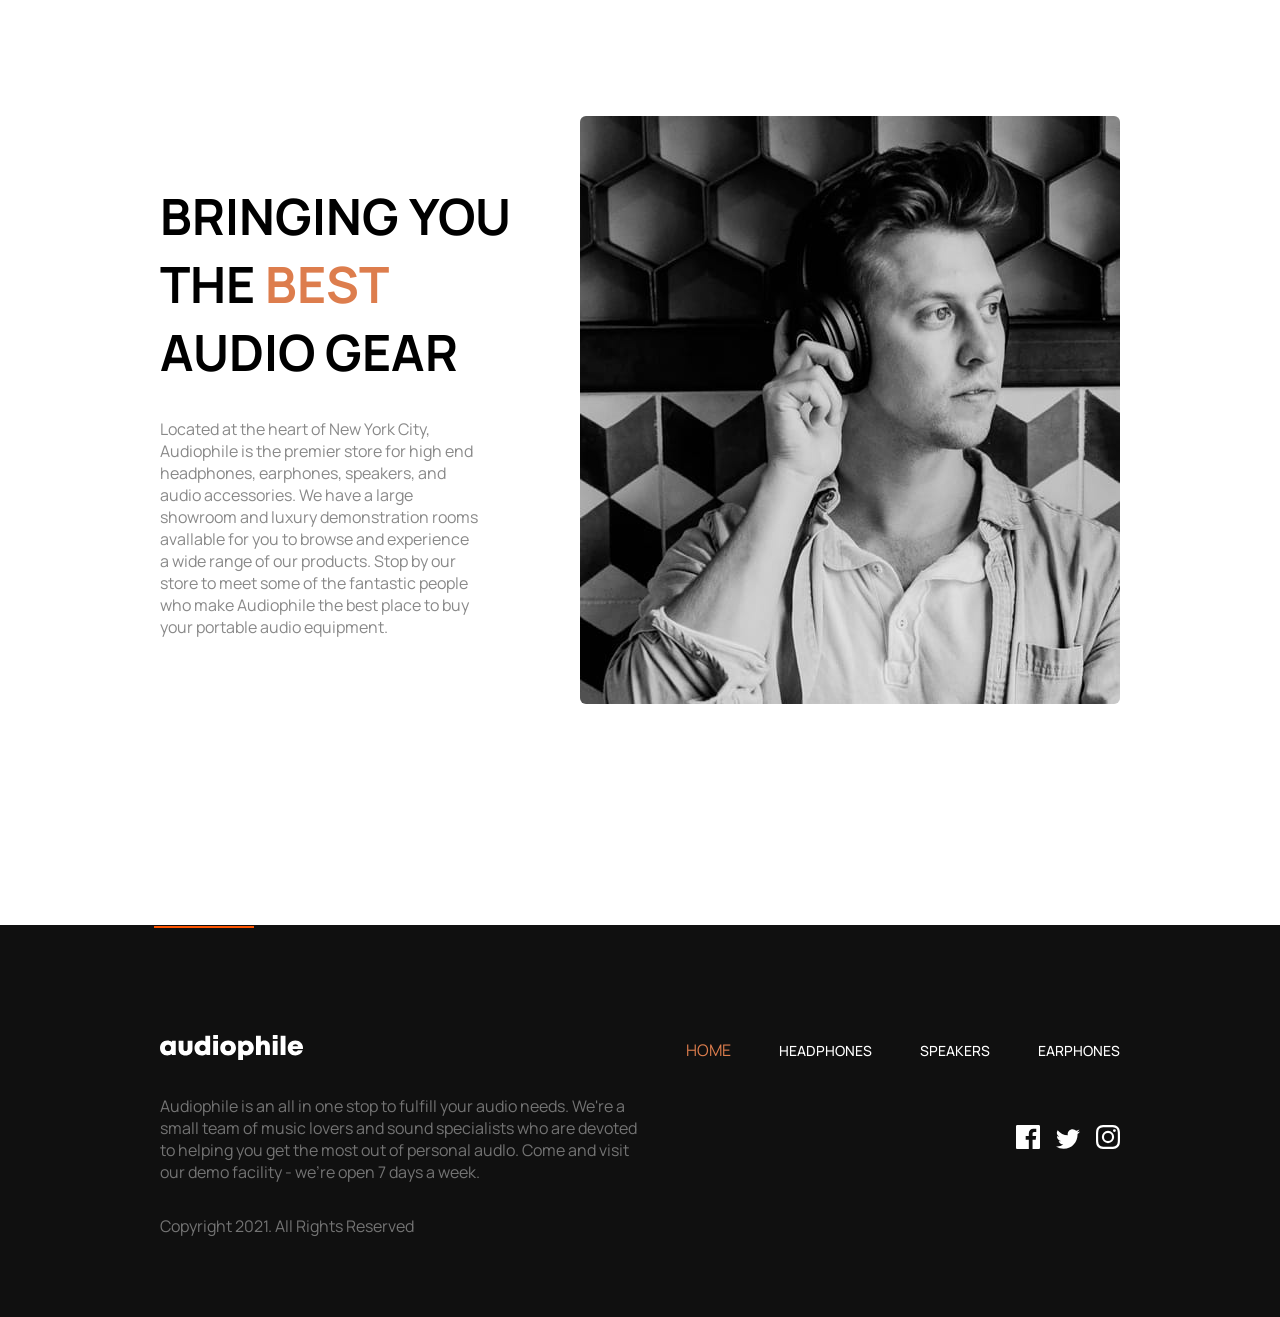
<file: Product-XX99-MARK-II.html>
<!doctype html>
<html lang="en">
  <head>
    <meta charset="UTF-8" />
    <meta name="viewport" content="width=device-width, initial-scale=1.0" />
    <title>Audiophile e-commerce/XX99-MARK-II-HEADPHONES</title>
    <link rel="stylesheet" href="style.css" />
    <link
      rel="icon"
      type="image/png"
      sizes="32x32"
      href="./Assets/photo/favicon-32x32.png"
    />
    <link
      href="https://fonts.googleapis.com/css2?family=Manrope:wght@200..800&display=swap"
      rel="stylesheet"
    />
  </head>
  <body class="product-body">
    <header class="product-header">
      <nav class="container navbar">
        <div class="logo">
          <img class="menu-logo" src="Assets/menu.svg" alt="menu logo" />
          <img src="Assets/shared/desktop/logo.svg" alt="logo" />
        </div>
        <ul class="nav-menu">
          <li>
            <a class="nav-btn" href="index.html">HOME</a>
          </li>
          <li>
            <a class="nav-btn" href="Headphones.html">HEADPHONES</a>
          </li>
          <li>
            <a class="nav-btn" href="Speakers.html">SPEAKERS</a>
          </li>
          <li>
            <a class="nav-btn" href="Earphones.html">EARPHONES</a>
          </li>
          <li></li>
        </ul>
        <a href="checkout.html"
          ><img src="Assets/shared/desktop/icon-cart.svg" alt="#"
        /></a>
      </nav>
    </header>
    <button class="container home-page-btn"><a href="index.html">Go Back</a></button>
    <main>
      <section class="container product-section">
        <img
          class="pic"
          src="Assets/category-headphones/desktop/image-xx99-mark-two.jpg"
          alt="#"
        />
        <img
          class="tablet-pic"
          src="Assets/product-xx99-mark-two-headphones/tablet/image-product.jpg"
          alt="#"
        />
        <img
          class="mobile-pic"
          src="Assets/product-xx99-mark-two-headphones/mobile/image-product.jpg"
          alt="#"
        />

        <div class="caption">
          <span class="product-update">NEW PRODUCT</span>
          <h3 class="name">XX99 MARK II HEADPHONES</h3>
          <p class="details">
            The new XX99 Mark II headphones is the pinnacle of pristine audio.
            It redefines your premium headphone experience by reproducing the
            balanced depth and precision of studio-quality sound.
          </p>
          <h4>$ 2,999</h4>
          <div class="pro-btn">
            <div class="counter">
              <button class="btn">-</button>
              <div class="number">1</div>
              <button class="btn">+</button>
            </div>
            <div>
              <a class="counter cart-btn" href="#">ADD TO CART</a>
            </div>
          </div>
        </div>
      </section>
      <section class="container features">
        <div class="features-caption">
          <h3 class="caption-heading">FEATURES</h3>
          <p class="caption">
            Featuring a genuine leather head strap and premium earcups, these
            headphones deliver superior comfort for those who like to enjoy
            endless listening. It includes intuitive controls designed for any
            situation. Whether you're taking a business call or just in your own
            personal space, the auto on/off and pause features ensure that
            you'll never miss a beat.
          </p>
          <p class="caption">
            The advanced Active Noise Cancellation with built-in equalizer allow
            you to experience your audio world on your terms. It lets you enjoy
            your audio in peace, but quickly interact with your surroundings
            when you need to. Combined with Bluetooth 5. 0 compliant
            connectivity and 17 hour battery life, the XX99 Mark Il headphones
            gives you superior sound, cutting-edge technology, and a modern
            design aesthetic.
          </p>
        </div>
        <div class="box-items">
          <h3 class="box-heading">IN THE BOX</h3>
          <ul class="packing-list">
            <li>
              <span class="qty">1x</span>
              Headphone Unit
            </li>
            <li>
              <span class="qty">2x</span>
              Replacement Earcups
            </li>
            <li>
              <span class="qty">1x</span>
              User Manual
            </li>
            <li>
              <span class="qty">1x</span>
              3.5mm 5m Audio Cable
            </li>
            <li>
              <span class="qty">1x</span>
              Travel Bag
            </li>
          </ul>
        </div>
      </section>
      <section class="container product-pic">
        <div class="left-side-pic">
          <img
            class="product-photo"
            src="Assets/product-xx99-mark-two-headphones/desktop/image-gallery-1.jpg"
            alt="#"
          />
          <img
            class="product-photo"
            src="Assets/product-xx99-mark-two-headphones/desktop/image-gallery-2.jpg"
            alt="#"
          />
        </div>
        <div>
          <img
            class="product-photo right-pic"
            src="Assets/product-xx99-mark-two-headphones/desktop/image-gallery-3.jpg"
            alt="#"
          />
        </div>
      </section>

      <!-- ===== This is my Product part =====  -->
      <section class="container other-items">
        <h3 class="items-heading">YOU MAY ALSO LIKE</h3>
        <div class="items">
          <div class="product-details">
            <div class="photo-section">
              <img
                class="items-pic"
                src="Assets/product-xx99-mark-one-headphones/desktop/image-product.jpg"
                alt="#"
              />
              <img
                class="tablet-items-pic"
                src="Assets/shared/tablet/image-xx99-mark-one-headphones.jpg"
                alt="#"
              />
              <img
                class="mobile-items-pic"
                src="Assets/shared/mobile/image-xx99-mark-one-headphones.jpg"
                alt="#"
              />
            </div>
            <h3 class="product-name">XX99 MARK I</h3>
            <a class="product-btn" href="Product-XX99-MARK-I.html">SEE PRODUCT</a>
          </div>
          <div class="product-details">
            <img
              class="items-pic"
              src="Assets/product-xx59-headphones/desktop/image-product.jpg"
              alt="#"
            />
            <img
              class="tablet-items-pic"
              src="Assets/shared/tablet/image-xx59-headphones.jpg"
              alt="#"
            />
            <img
              class="mobile-items-pic"
              src="Assets/shared/mobile/image-xx59-headphones.jpg"
              alt=""
            />
            <h3 class="product-name">XX59</h3>
            <a class="product-btn" href="Product-XX59.html">SEE PRODUCT</a>
          </div>
          <div class="product-details">
            <img
              class="items-pic"
              src="Assets/product-zx9-speaker/desktop/image-product.jpg"
              alt="#"
            />
            <img
              class="tablet-items-pic"
              src="Assets/shared/tablet/image-zx9-speaker.jpg"
              alt=""
            />
            <img
              class="mobile-items-pic"
              src="Assets/shared/mobile/image-zx9-speaker.jpg"
              alt=""
            />
            <h3 class="product-name">ZX9 SPEAKER</h3>
            <a class="product-btn" href="Product-ZX9.html">SEE PRODUCT</a>
          </div>
        </div>
      </section>

      <!-- This is my category part -->
      <section class="container category-items">
        <div class="headphones-section">
          <img
            class="photo headphones-photo"
            src="Assets/shared/desktop/image-headphones.png"
            alt="#"
          />
          <h2 class="category-name">HEADPHONES</h2>
          <a class="category-shop-btn" href="Headphones.html"
            >SHOP <span class="arrow">></span></a
          >
        </div>
        <div class="speakers-section">
          <img
            class="photo speakers-photo"
            src="Assets/shared/desktop/image-speakers.png"
            alt="#"
          />
          <h2 class="category-name">SPEAKERS</h2>
          <a class="category-shop-btn" href="Speakers.html"
            >SHOP <span class="arrow">></span></a
          >
        </div>
        <div class="earphones-section">
          <img
            class="photo earphones-photo"
            src="Assets/shared/desktop/image-earphones.png"
            alt="#"
          />
          <h2 class="category-name">EARPHONES</h2>
          <a class="category-shop-btn" href="Earphones.html"
            >SHOP <span class="arrow">></span></a
          >
        </div>
      </section>

      <!-- THIS IS MY AUDIOPHILE-BIO SECTION -->
      <section class="container audiophile-bio">
        <div class="audiophile-heading">
          <h3 class="audio-gear-heading">
            BRINGING YOU THE <span class="orange-color">BEST</span> AUDIO GEAR
          </h3>

          <p class="audiophile-details">
            Located at the heart of New York City, Audiophile is the premier
            store for high end headphones, earphones, speakers, and audio
            accessories. We have a large showroom and luxury demonstration rooms
            avallable for you to browse and experience a wide range of our
            products. Stop by our store to meet some of the fantastic people who
            make Audiophile the best place to buy your portable audio equipment.
          </p>
        </div>
        <img class="gear-pic" src="Assets/image-best-gear.jpg" alt="gear img" />
        <img
          class="tablet-gear-pic"
          src="Assets/shared/tablet/image-best-gear.jpg"
          alt="gear img"
        />
        <img
          src="Assets/shared/mobile/image-best-gear.jpg"
          alt="img"
          class="mobile-gear-pic"
        />
      </section>
    </main>

    <div class="footer-line"></div>
    <!-- ===== This is my FOOTER part ==== -->
    <footer class="footer-container">
      <section class="container footer-navbar navbar">
        <div><img src="Assets/shared/desktop/logo.svg" alt="" /></div>
        <ul class="nav-menu footer-nav-menu">
          <li><a class="home" href="index.html">HOME</a></li>
          <li><a class="nav-btn" href="Headphones.html">HEADPHONES</a></li>
          <li><a class="nav-btn" href="Speakers.html">SPEAKERS</a></li>
          <li><a class="nav-btn" href="Earphones.html">EARPHONES</a></li>
        </ul>
      </section>
      <div class="container footer-section">
        <p class="footer-caption">
          Audiophile is an all in one stop to fulfill your audio needs. We're a
          small team of music lovers and sound specialists who are devoted to
          helping you get the most out of personal audlo. Come and visit our
          demo facility - we're open 7 days a week.
        </p>
        <div class="social-media">
          <a href="#"
            ><img src="Assets/shared/desktop/icon-facebook.svg" alt="#"
          /></a>
          <a href="#"
            ><img src="Assets/shared/desktop/icon-twitter.svg" alt="#"
          /></a>
          <a href="#"
            ><img src="Assets/shared/desktop/icon-instagram.svg" alt="#"
          /></a>
        </div>
      </div>
      <div class="container copyright">Copyright 2021. All Rights Reserved</div>
    </footer>
  </body>
</html>
</file>
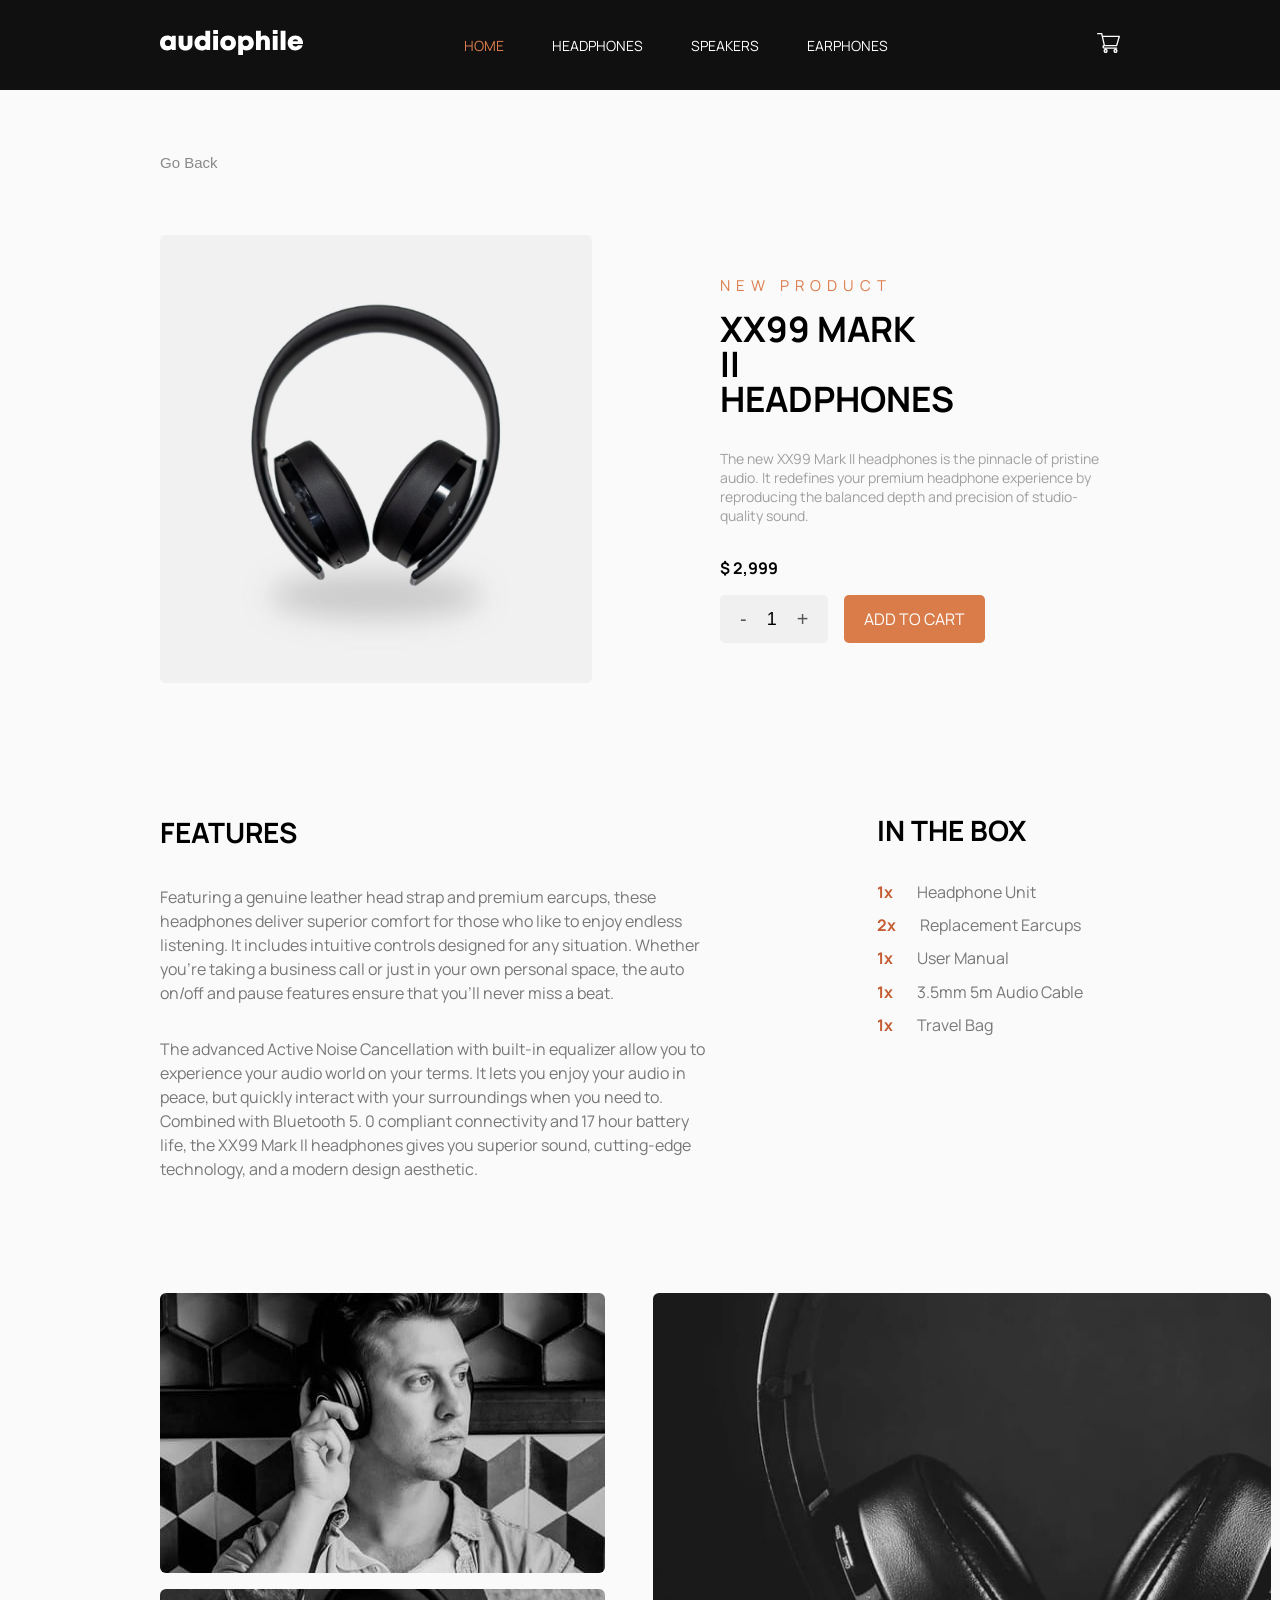
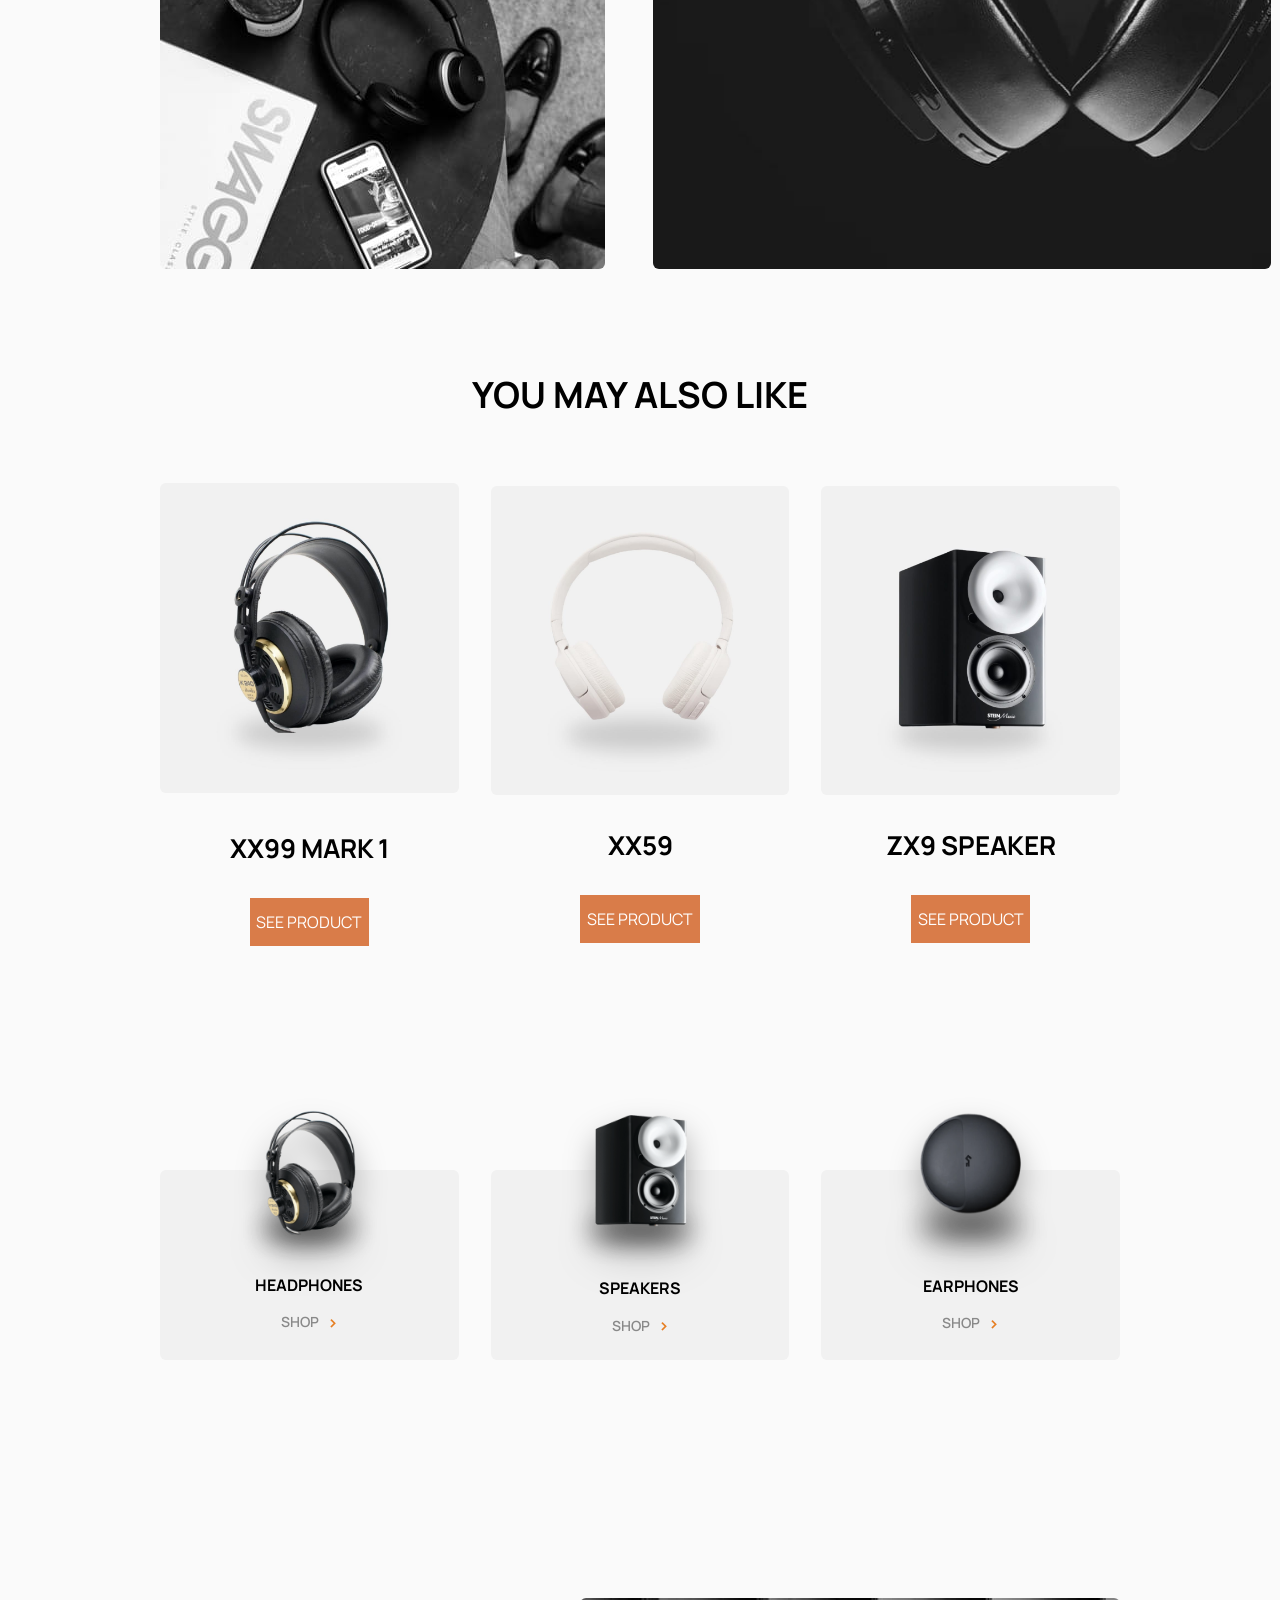
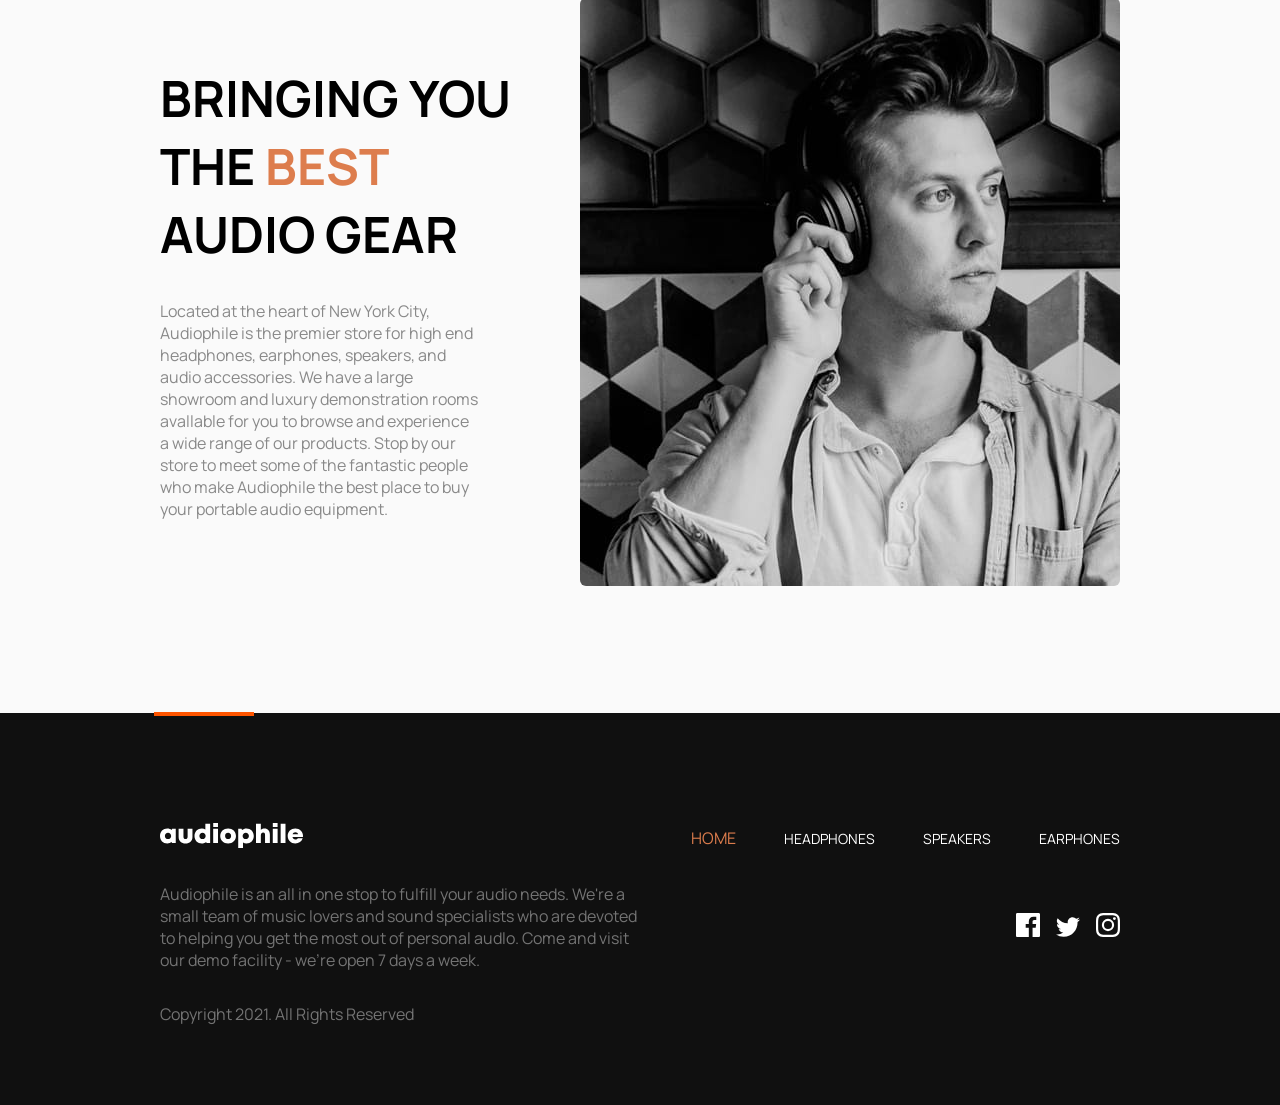
<file: Product-XX99.html>
<!doctype html>
<html lang="en">
  <head>
    <meta charset="UTF-8" />
    <meta name="viewport" content="width=device-width, initial-scale=1.0" />
    <title>HEADPHONES</title>
    <link rel="stylesheet" href="Product-XX99.css" />
    <link
      rel="icon"
      type="image/png"
      sizes="32x32"
      href="./Assets/photo/favicon-32x32.png"
    />
    <link
      href="https://fonts.googleapis.com/css2?family=Manrope:wght@200..800&display=swap"
      rel="stylesheet"
    />
  </head>
  <body>
    <header>
      <nav class="container navbar">
        <div class="logo">
          <img class="menu-logo" src="Assets/menu.svg" alt="menu logo" />
          <img src="Assets/shared/desktop/logo.svg" alt="logo" />
        </div>
        <ul class="nav-menu">
          <li>
            <a class="nav-btn home" href="index.html">HOME</a>
          </li>
          <li>
            <a class="nav-btn" href="#">HEADPHONES</a>
          </li>
          <li>
            <a class="nav-btn" href="#">SPEAKERS</a>
          </li>
          <li>
            <a class="nav-btn" href="#">EARPHONES</a>
          </li>
          <li></li>
        </ul>
        <a href="#"
          ><img src="Assets/shared/desktop/icon-cart.svg" alt="#"
        /></a>
      </nav>
    </header>
    <button class="container back-btn"><a href="index.html">Go Back</a></button>
    <main>
      <section class="container xx99">
        <img
          class="xx99-pic"
          src="Assets/category-headphones/desktop/image-xx99-mark-two.jpg"
          alt="#"
        />
        <img
          class="tablet-xx99-pic"
          src="Assets/product-xx99-mark-two-headphones/tablet/image-product.jpg"
          alt="#"
        />
        <img
          class="mobile-xx99-pic"
          src="Assets/product-xx99-mark-two-headphones/mobile/image-product.jpg"
          alt="#"
        />

        <div class="headphones-caption">
          <span class="product-update">NEW PRODUCT</span>
          <h3 class="headphones-name">XX99 MARK II HEADPHONES</h3>
          <p class="headphones-details">
            The new XX99 Mark II headphones is the pinnacle of pristine audio.
            It redefines your premium headphone experience by reproducing the
            balanced depth and precision of studio-quality sound.
          </p>
          <h4>$ 2,999</h4>
          <div class="headphones-btn">
            <div class="counter">
              <button class="btn">-</button>
              <div class="number">1</div>
              <button class="btn">+</button>
            </div>
            <div>
              <a class="counter cart-btn" href="">ADD TO CART</a>
            </div>
          </div>
        </div>
      </section>
      <section class="container features">
        <div class="features-caption">
          <h3 class="caption-heading">FEATURES</h3>
          <p class="caption">
            Featuring a genuine leather head strap and premium earcups, these
            headphones deliver superior comfort for those who like to enjoy
            endless listening. It includes intuitive controls designed for any
            situation. Whether you're taking a business call or just in your own
            personal space, the auto on/off and pause features ensure that
            you'll never miss a beat.
          </p>
          <p class="caption">
            The advanced Active Noise Cancellation with built-in equalizer allow
            you to experience your audio world on your terms. It lets you enjoy
            your audio in peace, but quickly interact with your surroundings
            when you need to. Combined with Bluetooth 5. 0 compliant
            connectivity and 17 hour battery life, the XX99 Mark Il headphones
            gives you superior sound, cutting-edge technology, and a modern
            design aesthetic.
          </p>
        </div>
        <div class="box-items">
          <h3 class="box-heading">IN THE BOX</h3>
          <ul class="packing-list">
            <li>
              <span class="qty">1x</span>
              Headphone Unit
            </li>
            <li>
              <span class="qty">2x</span>
              Replacement Earcups
            </li>
            <li>
              <span class="qty">1x</span>
              User Manual
            </li>
            <li>
              <span class="qty">1x</span>
              3.5mm 5m Audio Cable
            </li>
            <li>
              <span class="qty">1x</span>
              Travel Bag
            </li>
          </ul>
        </div>
      </section>
      <section class="container product-pic">
        <div class="left-side-pic">
          <img
            class="product-photo"
            src="Assets/product-xx99-mark-two-headphones/desktop/image-gallery-1.jpg"
            alt="#"
          />
          <img
            class="product-photo"
            src="Assets/product-xx99-mark-two-headphones/desktop/image-gallery-2.jpg"
            alt="#"
          />
        </div>
        <div>
          <img
            class="product-photo right-pic"
            src="Assets/product-xx99-mark-two-headphones/desktop/image-gallery-3.jpg"
            alt="#"
          />
        </div>
      </section>

      <!-- ===== This is my Product part =====  -->
      <section class="container other-items">
        <h3 class="items-heading">YOU MAY ALSO LIKE</h3>
        <div class="items">
          <div class="product-details">
            <div class="photo-section">
              <img
                class="items-pic"
                src="Assets/product-xx99-mark-one-headphones/desktop/image-product.jpg"
                alt="#"
              />
              <img
                class="tablet-items-pic"
                src="Assets/shared/tablet/image-xx99-mark-one-headphones.jpg"
                alt="#"
              />
              <img
                class="mobile-items-pic"
                src="Assets/shared/mobile/image-xx99-mark-one-headphones.jpg"
                alt="#"
              />
            </div>
            <h3 class="product-name">XX99 MARK 1</h3>
            <a class="product-btn" href="HEADPHONES.html">SEE PRODUCT</a>
          </div>
          <div class="product-details">
            <img
              class="items-pic"
              src="Assets/product-xx59-headphones/desktop/image-product.jpg"
              alt="#"
            />
            <img
              class="tablet-items-pic"
              src="Assets/shared/tablet/image-xx59-headphones.jpg"
              alt="#"
            />
            <img
              class="mobile-items-pic"
              src="Assets/shared/mobile/image-xx59-headphones.jpg"
              alt=""
            />
            <h3 class="product-name">XX59</h3>
            <a class="product-btn" href="HEADPHONES.html">SEE PRODUCT</a>
          </div>
          <div class="product-details">
            <img
              class="items-pic"
              src="Assets/product-zx9-speaker/desktop/image-product.jpg"
              alt="#"
            />
            <img
              class="tablet-items-pic"
              src="Assets/shared/tablet/image-zx9-speaker.jpg"
              alt=""
            />
            <img
              class="mobile-items-pic"
              src="Assets/shared/mobile/image-zx9-speaker.jpg"
              alt=""
            />
            <h3 class="product-name">ZX9 SPEAKER</h3>
            <a class="product-btn" href="HEADPHONES.html">SEE PRODUCT</a>
          </div>
        </div>
      </section>

      <!-- This is my category part -->
      <section class="container category-items">
        <div class="headphones-section">
          <img
            class="photo headphones-photo"
            src="Assets/shared/desktop/image-headphones.png"
            alt="#"
          />
          <h2 class="category-name">HEADPHONES</h2>
          <a class="category-shop-btn" href="#"
            >SHOP <span class="arrow">></span></a
          >
        </div>
        <div class="speakers-section">
          <img
            class="photo speakers-photo"
            src="Assets/shared/desktop/image-speakers.png"
            alt="#"
          />
          <h2 class="category-name">SPEAKERS</h2>
          <a class="category-shop-btn" href="#"
            >SHOP <span class="arrow">></span></a
          >
        </div>
        <div class="earphones-section">
          <img
            class="photo earphones-photo"
            src="Assets/shared/desktop/image-earphones.png"
            alt="#"
          />
          <h2 class="category-name">EARPHONES</h2>
          <a class="category-shop-btn" href="#"
            >SHOP <span class="arrow">></span></a
          >
        </div>
      </section>

      <!-- THIS IS MY AUDIOPHILE-BIO SECTION -->
      <section class="container audiophile-bio">
        <div class="audiophile-heading">
          <h3 class="audio-gear-heading">
            BRINGING YOU THE <span class="orange-color">BEST</span> AUDIO GEAR
          </h3>

          <p class="audiophile-details">
            Located at the heart of New York City, Audiophile is the premier
            store for high end headphones, earphones, speakers, and audio
            accessories. We have a large showroom and luxury demonstration rooms
            avallable for you to browse and experience a wide range of our
            products. Stop by our store to meet some of the fantastic people who
            make Audiophile the best place to buy your portable audio equipment.
          </p>
        </div>
        <img class="gear-pic" src="Assets/image-best-gear.jpg" alt="gear img" />
        <img
          class="tablet-gear-pic"
          src="Assets/shared/tablet/image-best-gear.jpg"
          alt="gear img"
        />
        <img
          src="Assets/shared/mobile/image-best-gear.jpg"
          alt="img"
          class="mobile-gear-pic"
        />
      </section>
    </main>

    <div class="footer-line"></div>
    <!-- ===== This is my FOOTER part ==== -->
    <footer class="footer-container">
      <section class="container footer-navbar navbar">
        <div><img src="Assets/shared/desktop/logo.svg" alt="" /></div>
        <ul class="nav-menu footer-nav-menu">
          <li><a class="home" href="#">HOME</a></li>
          <li><a class="nav-btn" href="#">HEADPHONES</a></li>
          <li><a class="nav-btn" href="#">SPEAKERS</a></li>
          <li><a class="nav-btn" href="#">EARPHONES</a></li>
        </ul>
      </section>
      <div class="container footer-section">
        <p class="footer-caption">
          Audiophile is an all in one stop to fulfill your audio needs. We're a
          small team of music lovers and sound specialists who are devoted to
          helping you get the most out of personal audlo. Come and visit our
          demo facility - we're open 7 days a week.
        </p>
        <div class="social-media">
          <a href="#"
            ><img src="Assets/shared/desktop/icon-facebook.svg" alt="#"
          /></a>
          <a href="#"
            ><img src="Assets/shared/desktop/icon-twitter.svg" alt="#"
          /></a>
          <a href="#"
            ><img src="Assets/shared/desktop/icon-instagram.svg" alt="#"
          /></a>
        </div>
      </div>
      <div class="container copyright">Copyright 2021. All Rights Reserved</div>
    </footer>
  </body>
</html>
</file>
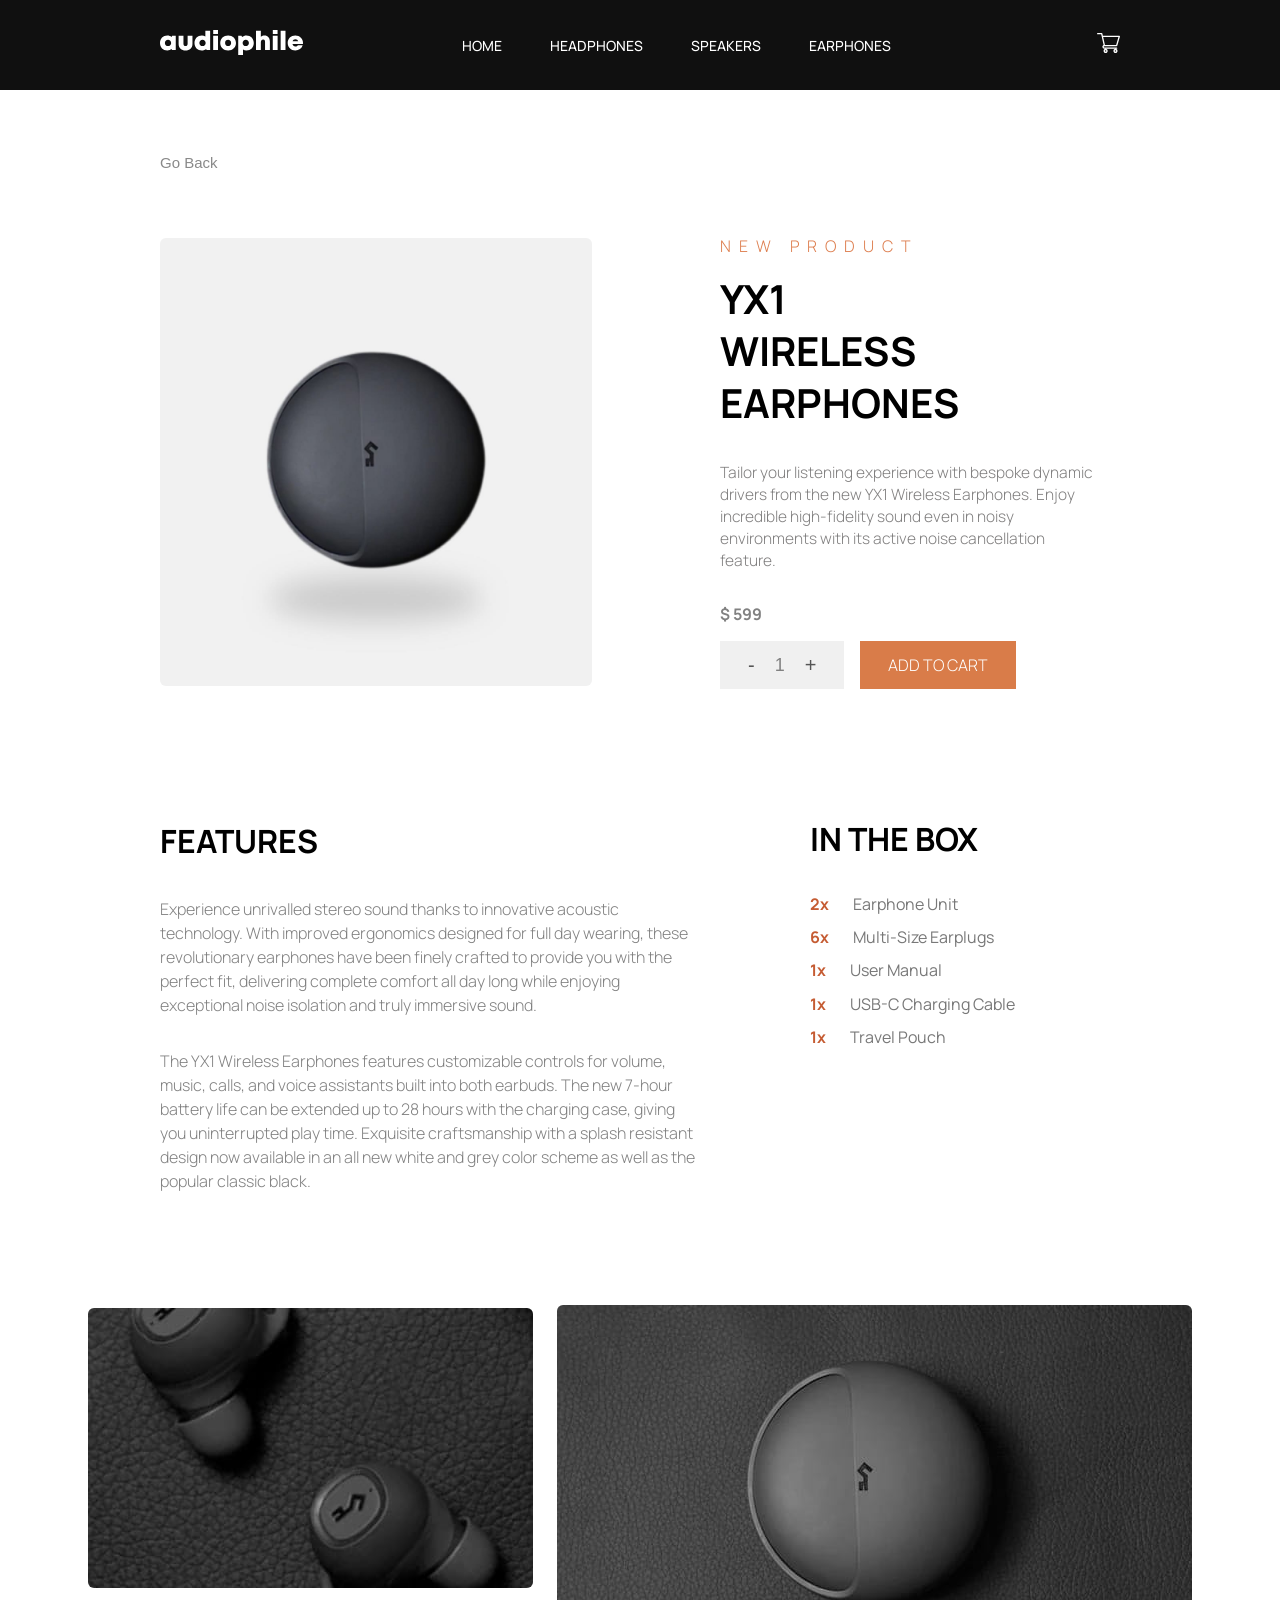
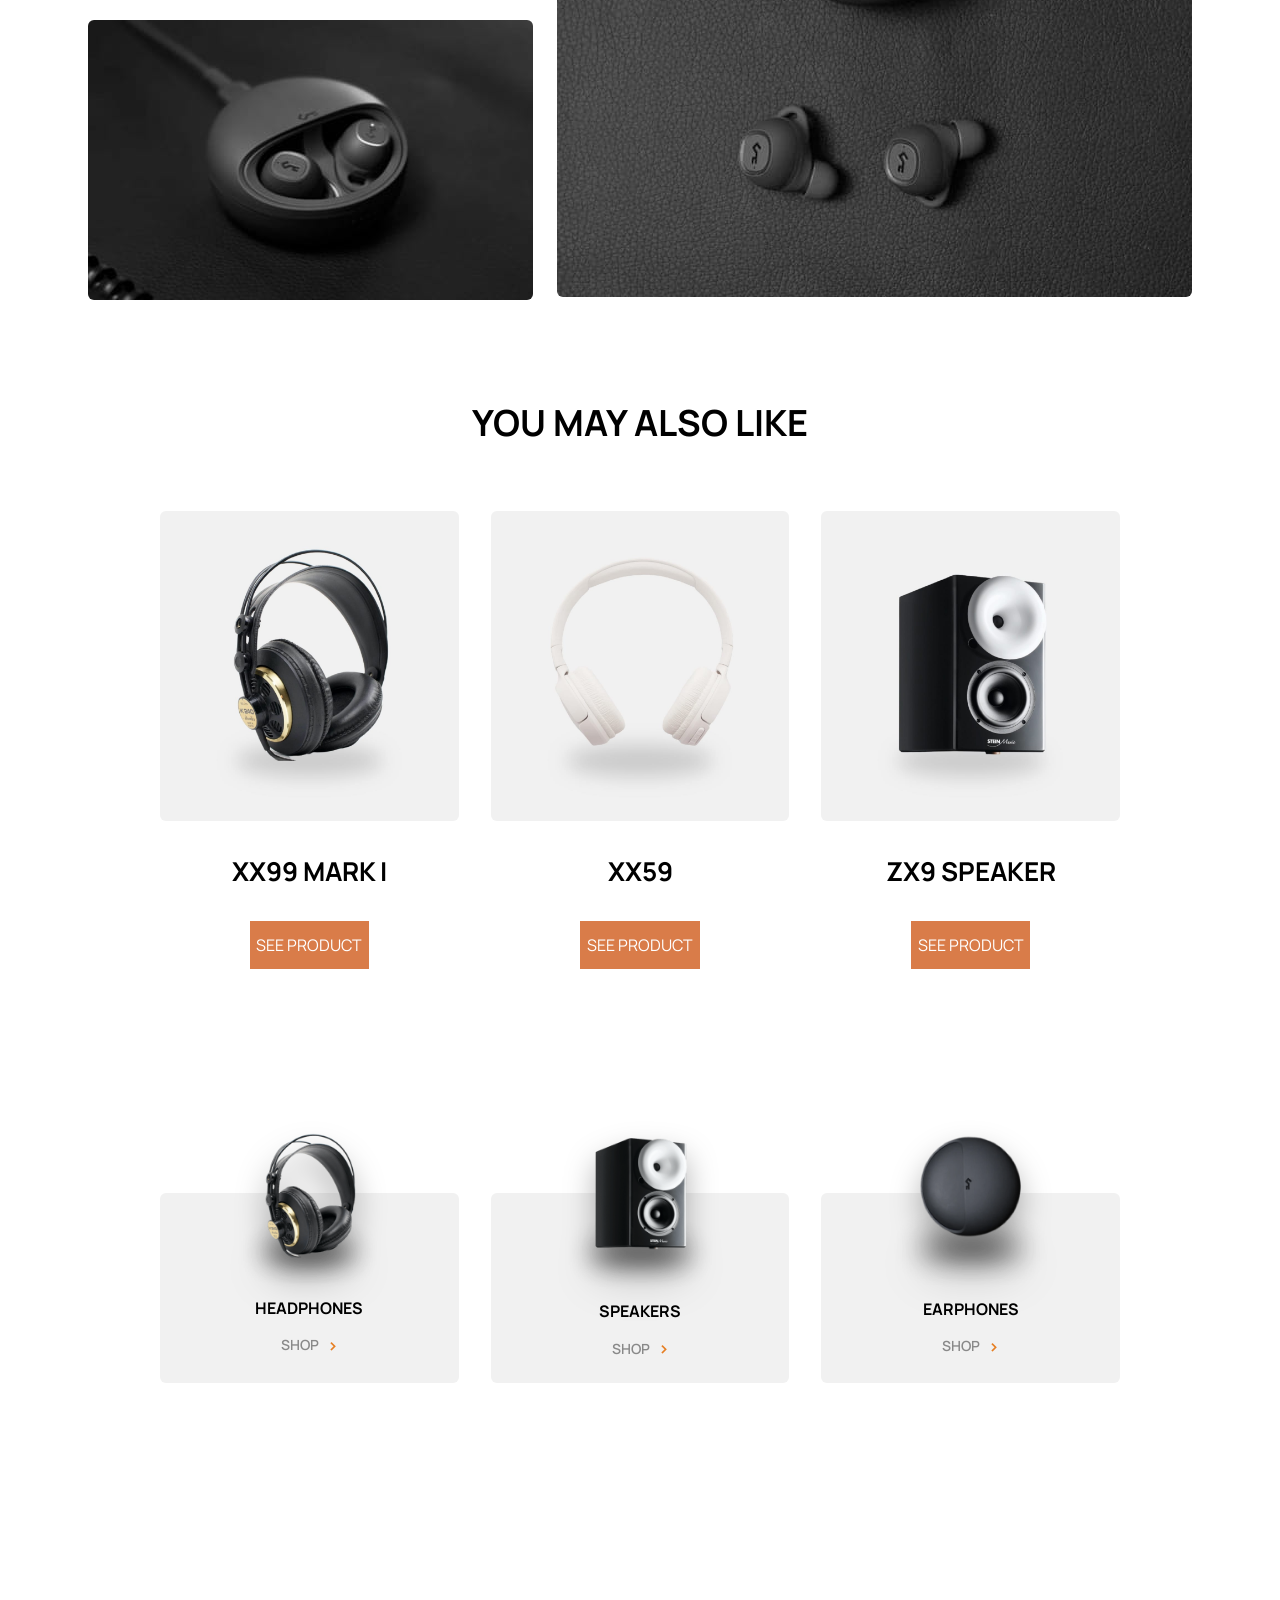
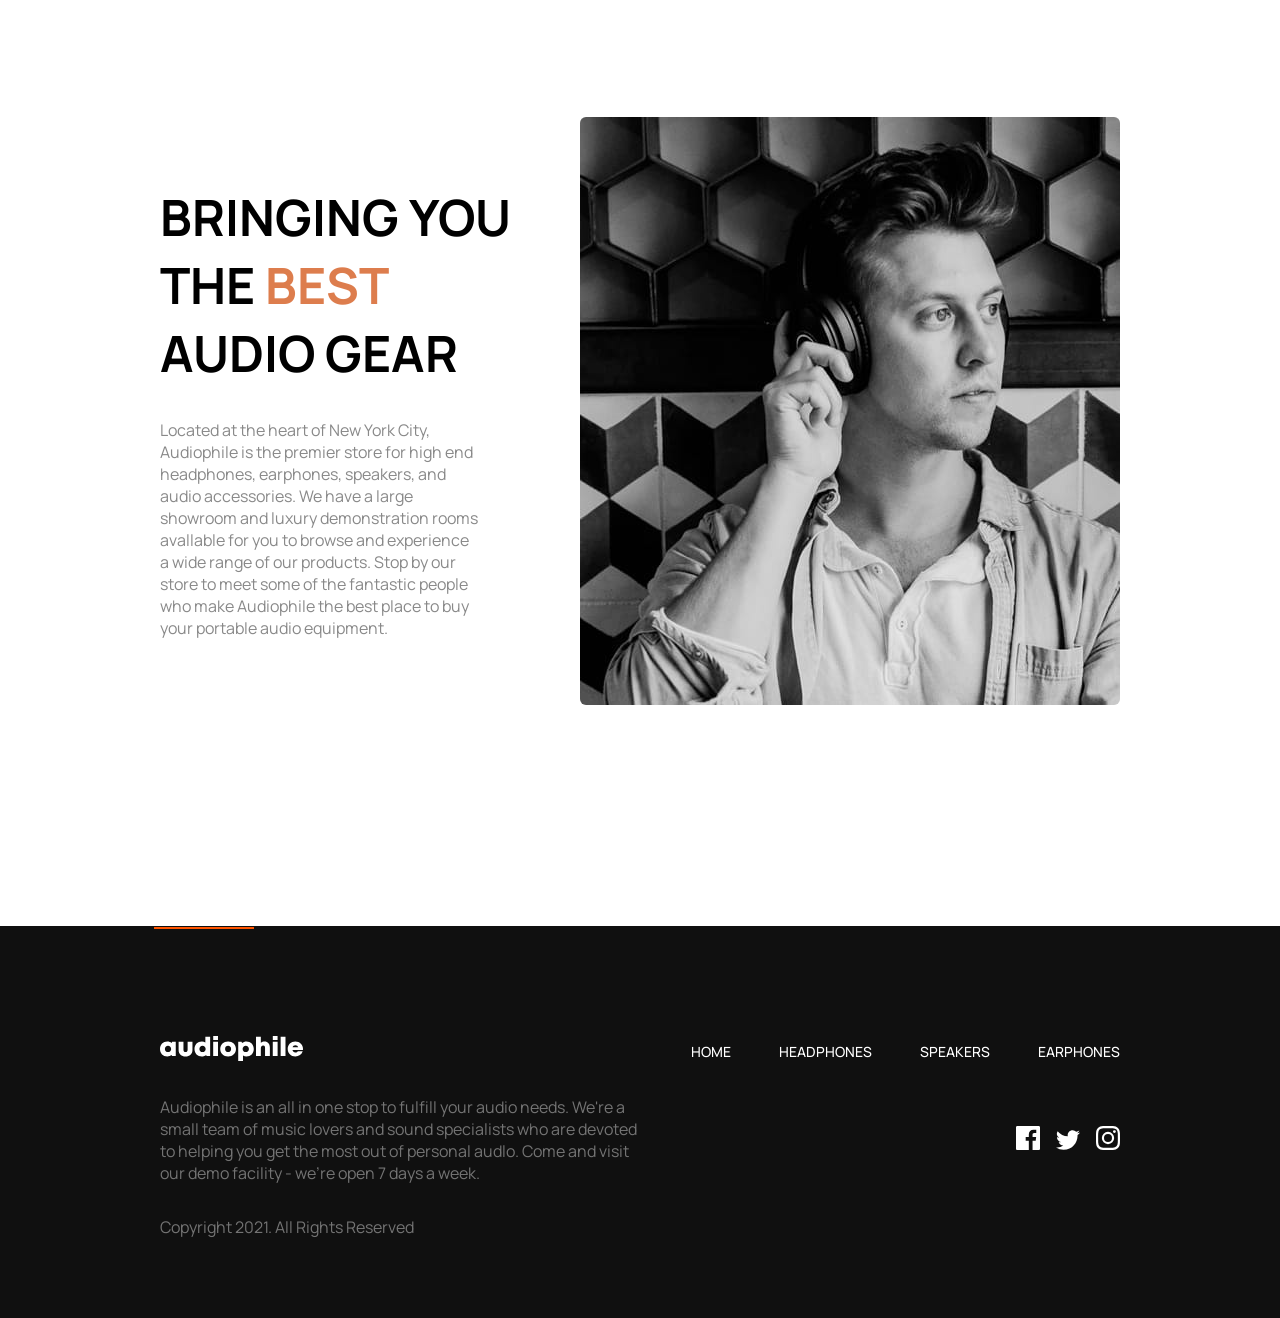
<file: Product-YX1.html>
<!doctype html>
<html lang="en">
  <head>
    <meta charset="UTF-8" />
    <meta name="viewport" content="width=device-width, initial-scale=1.0" />
    <title>Audiophile e-commerce/YX1-EARPHONE</title>
    <link rel="stylesheet" href="style.css" />
    <link
      rel="icon"
      type="image/png"
      sizes="32x32"
      href="./Assets/photo/favicon-32x32.png"
    />
    <link
      href="https://fonts.googleapis.com/css2?family=Manrope:wght@200..800&display=swap"
      rel="stylesheet"
    />
  </head>
  <body class="product-body">
    <header class="product-header">
      <nav class="container navbar">
        <div class="logo">
          <img class="menu-logo" src="Assets/menu.svg" alt="menu logo" />
          <img src="Assets/shared/desktop/logo.svg" alt="logo" />
        </div>
        <ul class="nav-menu">
          <li>
            <a class="nav-btn" href="index.html">HOME</a>
          </li>
          <li>
            <a class="nav-btn" href="Headphones.html">HEADPHONES</a>
          </li>
          <li>
            <a class="nav-btn" href="Speakers.html">SPEAKERS</a>
          </li>
          <li>
            <a class="nav-btn" href="Earphones.html">EARPHONES</a>
          </li>
          <li></li>
        </ul>
        <a href="checkout.html"
          ><img src="Assets/shared/desktop/icon-cart.svg" alt="#"
        /></a>
      </nav>
    </header>
    <button class="container home-page-btn"><a href="index.html">Go Back</a></button>
    <main>
      <section class="container product-section">
        <img
          class="pic"
          src="Assets/product-yx1-earphones/desktop/image-product.jpg"
          alt="#"
        />
        <img
          class="tablet-pic"
          src="Assets/product-yx1-earphones/tablet/image-product.jpg"
          alt="#"
        />
        <img
          class="mobile-pic"
          src="Assets/product-yx1-earphones/mobile/product.jpg"
          alt="#"
        />

        <div class="caption">
          <span class="product-update">NEW PRODUCT</span>
          <h3 class="name">YX1 WIRELESS EARPHONES</h3>
          <p class="details">
            Tailor your listening experience with bespoke dynamic drivers from
            the new YX1 Wireless Earphones. Enjoy incredible high-fidelity sound
            even in noisy environments with its active noise cancellation
            feature.
          </p>
          <h4>$ 599</h4>
          <div class="pro-btn">
            <div class="counter">
              <button class="btn">-</button>
              <div class="number">1</div>
              <button class="btn">+</button>
            </div>
            <div>
              <a class="counter cart-btn" href="#">ADD TO CART</a>
            </div>
          </div>
        </div>
      </section>

      <!-- ===== This is my Features part =====  -->
      <section class="container features">
        <div class="features-caption">
          <h3 class="caption-heading">FEATURES</h3>
          <p class="caption">
            Experience unrivalled stereo sound thanks to innovative acoustic
            technology. With improved ergonomics designed for full day wearing,
            these revolutionary earphones have been finely crafted to provide
            you with the perfect fit, delivering complete comfort all day long
            while enjoying exceptional noise isolation and truly immersive
            sound.
          </p>
          <p class="caption">
            The YX1 Wireless Earphones features customizable controls for
            volume, music, calls, and voice assistants built into both earbuds.
            The new 7-hour battery life can be extended up to 28 hours with the
            charging case, giving you uninterrupted play time. Exquisite
            craftsmanship with a splash resistant design now available in an all
            new white and grey color scheme as well as the popular classic
            black.
          </p>
        </div>
        <div class="box-items">
          <h3 class="box-heading">IN THE BOX</h3>
          <ul class="packing-list">
            <li>
              <span class="qty">2x</span>
              Earphone Unit
            </li>
            <li>
              <span class="qty">6x</span>
              Multi-Size Earplugs
            </li>
            <li>
              <span class="qty">1x</span>
              User Manual
            </li>
            <li>
              <span class="qty">1x</span>
              USB-C Charging Cable
            </li>
            <li>
              <span class="qty">1x</span>
              Travel Pouch
            </li>
          </ul>
        </div>
      </section>
      <!--  ===== This is my Headphone photo part =====  -->
      <section class="container product-pic">
        <div class="left-side-pic">
          <img
            class="product-photo"
            src="Assets/product-yx1-earphones/desktop/image-gallery-1.jpg"
            alt="#"
          />
          <img
            class="product-photo"
            src="Assets/product-yx1-earphones/desktop/image-gallery-2.jpg"
            alt="#"
          />
        </div>
        <div>
          <img
            class="product-photo right-pic"
            src="Assets/product-yx1-earphones/desktop/image-gallery-3.jpg"
            alt="#"
          />
        </div>
      </section>

      <!-- ===== This is my Product part =====  -->
      <section class="container other-items">
        <h3 class="items-heading">YOU MAY ALSO LIKE</h3>
        <div class="items">
          <div class="product-details">
            <img
              class="items-pic"
              src="Assets/product-xx99-mark-one-headphones/desktop/image-product.jpg"
              alt="#"
            />
            <img
              class="tablet-items-pic"
              src="Assets/shared/tablet/image-xx99-mark-one-headphones.jpg"
              alt="#"
            />
            <img
              class="mobile-items-pic"
              src="Assets/shared/mobile/image-xx99-mark-one-headphones.jpg"
              alt="#"
            />
            <h3 class="product-name">XX99 MARK I</h3>
            <a class="product-btn" href="Product-XX99-MARK-I.html">SEE PRODUCT</a>
          </div>
          <div class="product-details">
            <img
              class="items-pic"
              src="Assets/product-xx59-headphones/desktop/image-product.jpg"
              alt="#"
            />
            <img
              class="tablet-items-pic"
              src="Assets/shared/tablet/image-xx59-headphones.jpg"
              alt="#"
            />
            <img
              class="mobile-items-pic"
              src="Assets/shared/mobile/image-xx59-headphones.jpg"
              alt=""
            />
            <h3 class="product-name">XX59</h3>
            <a class="product-btn" href="Product-XX59.html">SEE PRODUCT</a>
          </div>
          <div class="product-details">
            <img
              class="items-pic"
              src="Assets/product-zx9-speaker/desktop/image-product.jpg"
              alt="#"
            />
            <img
              class="tablet-items-pic"
              src="Assets/shared/tablet/image-zx9-speaker.jpg"
              alt=""
            />
            <img
              class="mobile-items-pic"
              src="Assets/shared/mobile/image-zx9-speaker.jpg"
              alt=""
            />
            <h3 class="product-name">ZX9 SPEAKER</h3>
            <a class="product-btn" href="Product-ZX9.html">SEE PRODUCT</a>
          </div>
        </div>
      </section>

      <!-- This is my category part -->
      <section class="container category-items">
        <div class="headphones-section">
          <img
            class="photo headphones-photo"
            src="Assets/shared/desktop/image-headphones.png"
            alt="#"
          />
          <h2 class="category-name">HEADPHONES</h2>
          <a class="category-shop-btn" href="Headphones.html"
            >SHOP <span class="arrow">></span></a
          >
        </div>
        <div class="speakers-section">
          <img
            class="photo speakers-photo"
            src="Assets/shared/desktop/image-speakers.png"
            alt="#"
          />
          <h2 class="category-name">SPEAKERS</h2>
          <a class="category-shop-btn" href="Speakers.html"
            >SHOP <span class="arrow">></span></a
          >
        </div>
        <div class="earphones-section">
          <img
            class="photo earphones-photo"
            src="Assets/shared/desktop/image-earphones.png"
            alt="#"
          />
          <h2 class="category-name">EARPHONES</h2>
          <a class="category-shop-btn" href="Earphones.html"
            >SHOP <span class="arrow">></span></a
          >
        </div>
      </section>

      <!-- THIS IS MY AUDIOPHILE-BIO SECTION -->
      <section class="container audiophile-bio">
        <div class="audiophile-heading">
          <h3 class="audio-gear-heading">
            BRINGING YOU THE <span class="orange-color">BEST</span> AUDIO GEAR
          </h3>

          <p class="audiophile-details">
            Located at the heart of New York City, Audiophile is the premier
            store for high end headphones, earphones, speakers, and audio
            accessories. We have a large showroom and luxury demonstration rooms
            avallable for you to browse and experience a wide range of our
            products. Stop by our store to meet some of the fantastic people who
            make Audiophile the best place to buy your portable audio equipment.
          </p>
        </div>
        <img class="gear-pic" src="Assets/image-best-gear.jpg" alt="gear img" />
        <img
          class="tablet-gear-pic"
          src="Assets/shared/tablet/image-best-gear.jpg"
          alt="gear img"
        />
        <img
          src="Assets/shared/mobile/image-best-gear.jpg"
          alt="img"
          class="mobile-gear-pic"
        />
      </section>
    </main>

    <div class="footer-line"></div>
    <!-- ===== This is my FOOTER part ==== -->
    <footer class="footer-container">
      <section class="container footer-navbar navbar">
        <div><img src="Assets/shared/desktop/logo.svg" alt="LOGO" /></div>
        <ul class="nav-menu footer-nav-menu">
          <li><a class="nav-btn" href="index.html">HOME</a></li>
          <li><a class="nav-btn" href="Headphones.html">HEADPHONES</a></li>
          <li><a class="nav-btn" href="Speakers.html">SPEAKERS</a></li>
          <li><a class="nav-btn" href="Earphones.html">EARPHONES</a></li>
        </ul>
      </section>
      <div class="container footer-section">
        <p class="footer-caption">
          Audiophile is an all in one stop to fulfill your audio needs. We're a
          small team of music lovers and sound specialists who are devoted to
          helping you get the most out of personal audlo. Come and visit our
          demo facility - we're open 7 days a week.
        </p>
        <div class="social-media">
          <a href="#"
            ><img src="Assets/shared/desktop/icon-facebook.svg" alt="#"
          /></a>
          <a href="#"
            ><img src="Assets/shared/desktop/icon-twitter.svg" alt="#"
          /></a>
          <a href="#"
            ><img src="Assets/shared/desktop/icon-instagram.svg" alt="#"
          /></a>
        </div>
      </div>
      <div class="container copyright">Copyright 2021. All Rights Reserved</div>
    </footer>
  </body>
</html>
</file>
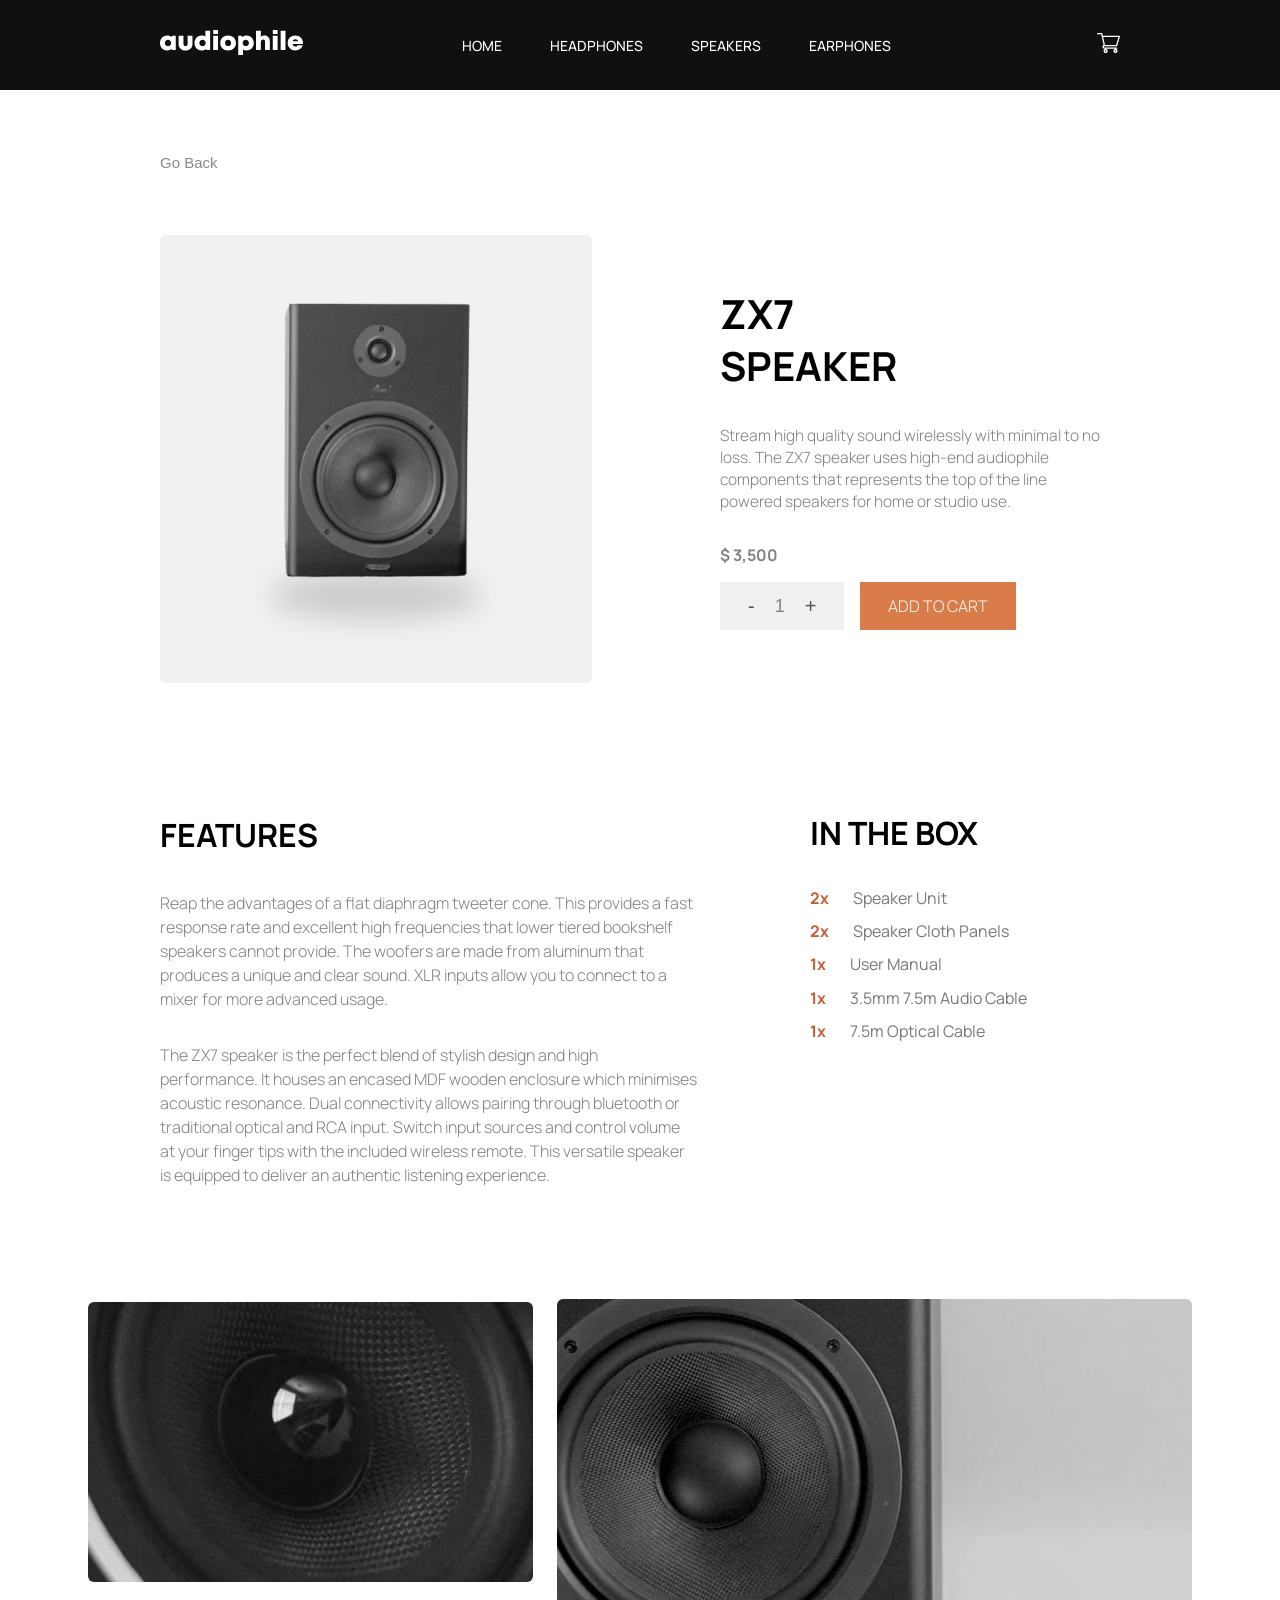
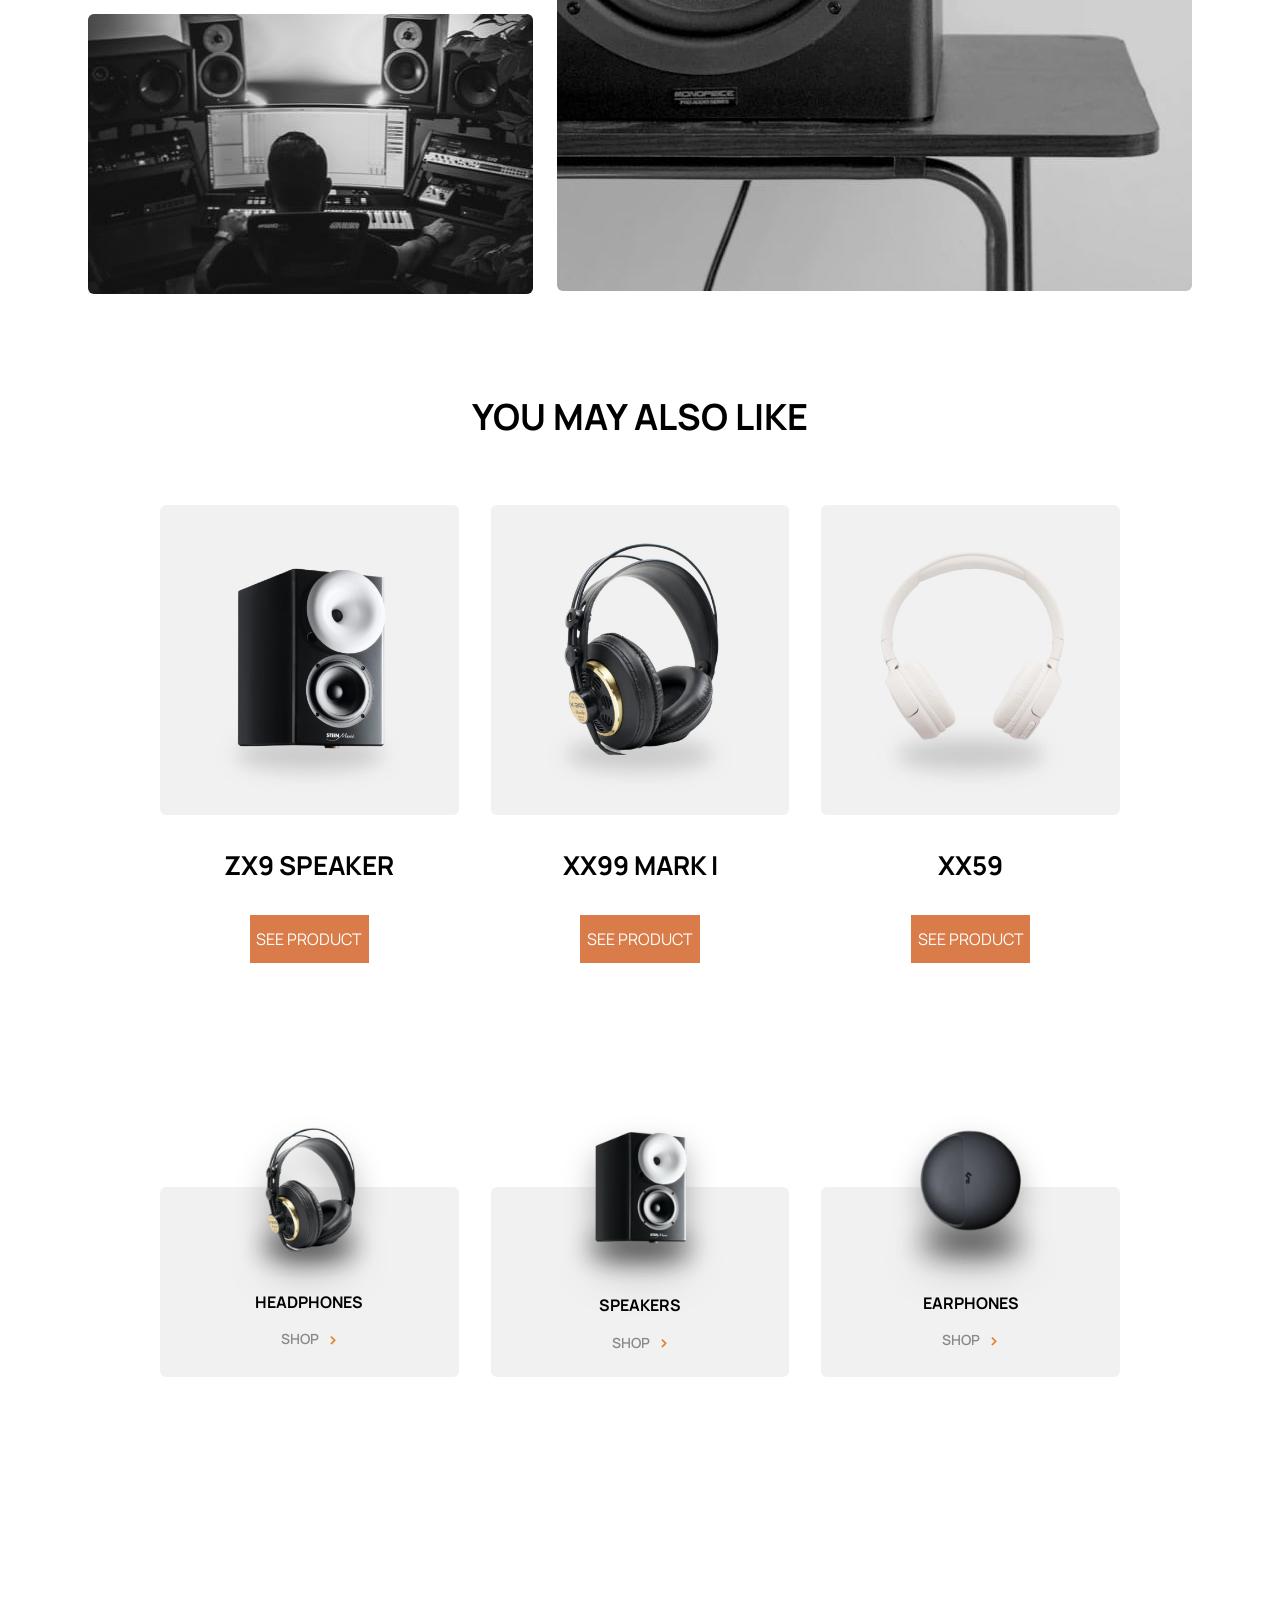
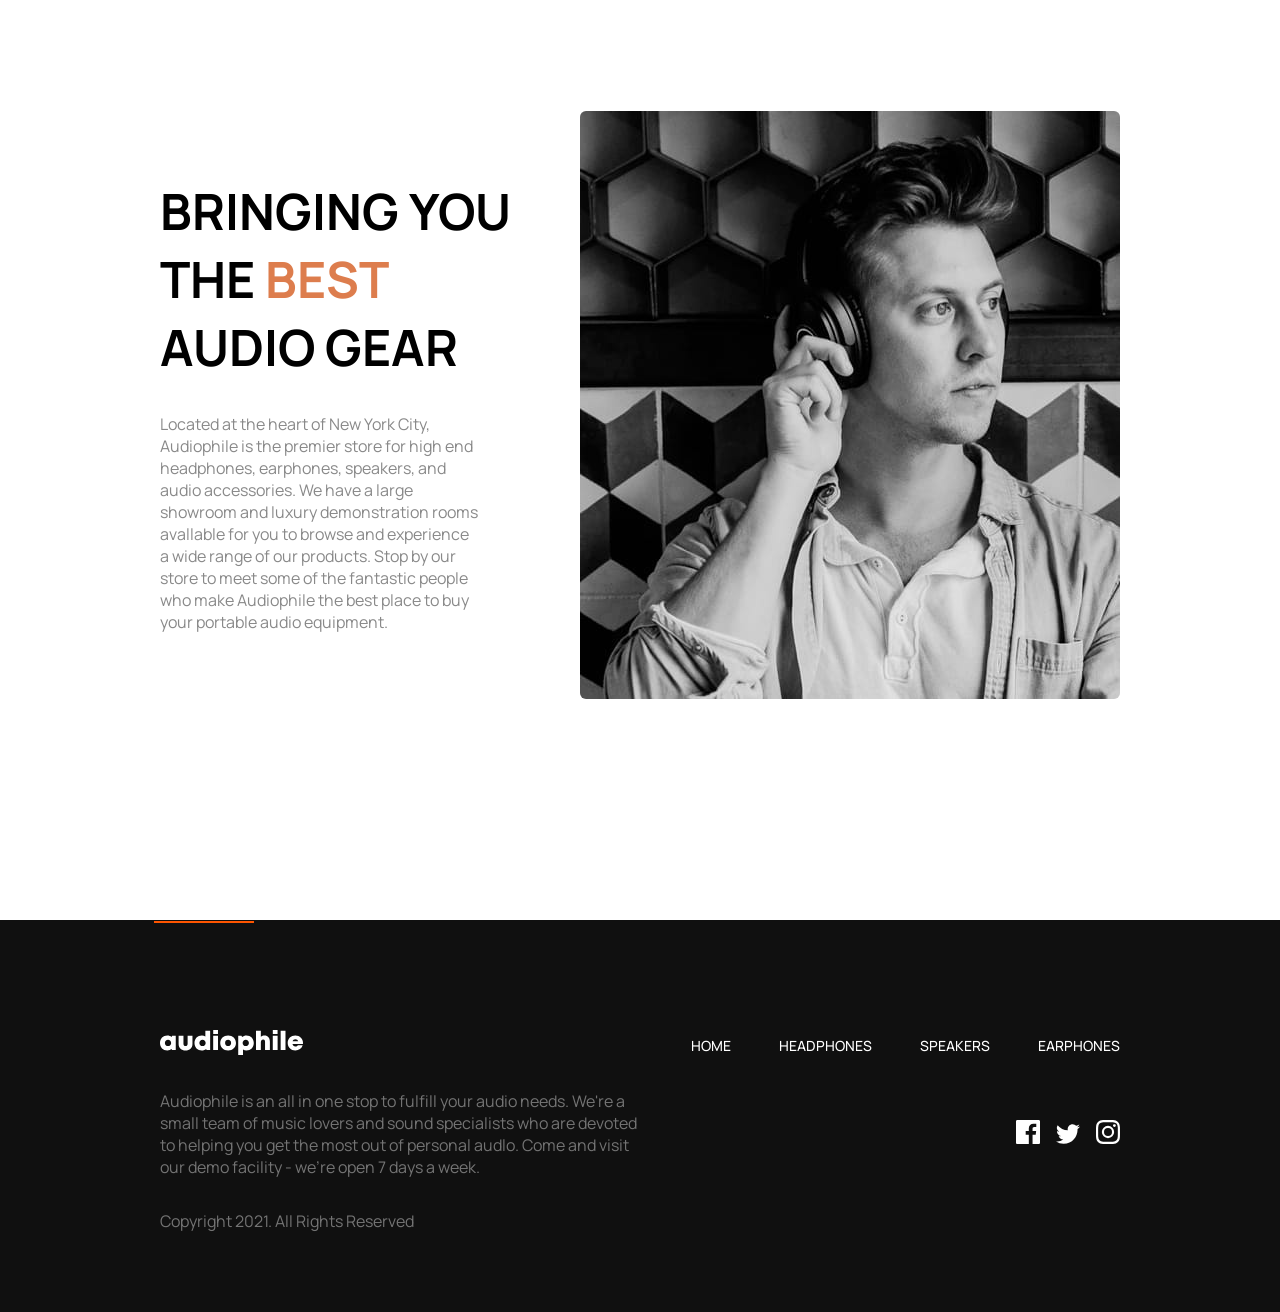
<file: Product-ZX7.html>
<!doctype html>
<html lang="en">
  <head>
    <meta charset="UTF-8" />
    <meta name="viewport" content="width=device-width, initial-scale=1.0" />
    <title>Audiophile e-commerce/ZX7-Speaker</title>
    <link rel="stylesheet" href="style.css" />
    <link
      rel="icon"
      type="image/png"
      sizes="32x32"
      href="./Assets/photo/favicon-32x32.png"
    />
    <link
      href="https://fonts.googleapis.com/css2?family=Manrope:wght@200..800&display=swap"
      rel="stylesheet"
    />
  </head>
  <body class="product-body">
    <header class="product-header">
      <nav class="container navbar">
        <div class="logo">
          <img class="menu-logo" src="Assets/menu.svg" alt="menu logo" />
          <img src="Assets/shared/desktop/logo.svg" alt="logo" />
        </div>
        <ul class="nav-menu">
          <li>
            <a class="nav-btn" href="index.html">HOME</a>
          </li>
          <li>
            <a class="nav-btn" href="Headphones.html">HEADPHONES</a>
          </li>
          <li>
            <a class="nav-btn" href="Speakers.html">SPEAKERS</a>
          </li>
          <li>
            <a class="nav-btn" href="Earphones.html">EARPHONES</a>
          </li>
          <li></li>
        </ul>
        <a href="checkout.html"
          ><img src="Assets/shared/desktop/icon-cart.svg" alt="#"
        /></a>
      </nav>
    </header>
    <button class="container home-page-btn">
      <a href="index.html">Go Back</a>
    </button>
    <main>
      <section class="container product-section">
        <img
          class="pic"
          src="Assets/product-zx7-speaker/desktop/image-product.jpg"
          alt="#"
        />
        <img
          class="tablet-pic"
          src="Assets/product-zx7-speaker/tablet/image-product.jpg"
          alt="#"
        />
        <img
          class="mobile-pic"
          src="Assets/product-zx7-speaker/mobile/image-product.jpg"
          alt="#"
        />

        <div class="caption">
          <h3 class="name">ZX7 SPEAKER</h3>
          <p class="details">
            Stream high quality sound wirelessly with minimal to no loss. The
            ZX7 speaker uses high-end audiophile components that represents the
            top of the line powered speakers for home or studio use.
          </p>
          <h4>$ 3,500</h4>
          <div class="pro-btn">
            <div class="counter">
              <button class="btn">-</button>
              <div class="number">1</div>
              <button class="btn">+</button>
            </div>
            <div>
              <a class="counter cart-btn" href="">ADD TO CART</a>
            </div>
          </div>
        </div>
      </section>

      <!-- ===== This is my Features part =====  -->
      <section class="container features">
        <div class="features-caption">
          <h3 class="caption-heading">FEATURES</h3>
          <p class="caption">
            Reap the advantages of a flat diaphragm tweeter cone. This provides
            a fast response rate and excellent high frequencies that lower
            tiered bookshelf speakers cannot provide. The woofers are made from
            aluminum that produces a unique and clear sound. XLR inputs allow
            you to connect to a mixer for more advanced usage.
          </p>
          <p class="caption">
            The ZX7 speaker is the perfect blend of stylish design and high
            performance. It houses an encased MDF wooden enclosure which
            minimises acoustic resonance. Dual connectivity allows pairing
            through bluetooth or traditional optical and RCA input. Switch input
            sources and control volume at your finger tips with the included
            wireless remote. This versatile speaker is equipped to deliver an
            authentic listening experience.
          </p>
        </div>
        <div class="box-items">
          <h3 class="box-heading">IN THE BOX</h3>
          <ul class="packing-list">
            <li>
              <span class="qty">2x</span>
              Speaker Unit
            </li>
            <li>
              <span class="qty">2x</span>
              Speaker Cloth Panels
            </li>
            <li>
              <span class="qty">1x</span>
              User Manual
            </li>
            <li>
              <span class="qty">1x</span>
              3.5mm 7.5m Audio Cable
            </li>
            <li>
              <span class="qty">1x</span>
              7.5m Optical Cable
            </li>
          </ul>
        </div>
      </section>
      <!--  ===== This is my PRODUCT photo part =====  -->
      <section class="container product-pic">
        <div class="left-side-pic">
          <img
            class="product-photo"
            src="Assets/product-zx7-speaker/desktop/image-gallery-1.jpg"
            alt="#"
          />
          <img
            class="product-photo"
            src="Assets/product-zx7-speaker/desktop/image-gallery-2.jpg"
            alt="#"
          />
        </div>
        <div>
          <img
            class="product-photo right-pic"
            src="Assets/product-zx7-speaker/desktop/image-gallery-3.jpg"
            alt="#"
          />
        </div>
      </section>

      <!-- ===== This is my Product part =====  -->
      <section class="container other-items">
        <h3 class="items-heading">YOU MAY ALSO LIKE</h3>
        <div class="items">
          <div class="product-details">
            <img
              class="items-pic"
              src="Assets/product-zx9-speaker/desktop/image-product.jpg"
              alt="#"
            />
            <img
              class="tablet-items-pic"
              src="Assets/shared/tablet/image-zx9-speaker.jpg"
              alt=""
            />
            <img
              class="mobile-items-pic"
              src="Assets/shared/mobile/image-zx9-speaker.jpg"
              alt=""
            />
            <h3 class="product-name">ZX9 SPEAKER</h3>
            <a class="product-btn" href="Product-ZX9.html">SEE PRODUCT</a>
          </div>

          <div class="product-details">
            <img
              class="items-pic"
              src="Assets/product-xx99-mark-one-headphones/desktop/image-product.jpg"
              alt="#"
            />
            <img
              class="tablet-items-pic"
              src="Assets/shared/tablet/image-xx99-mark-one-headphones.jpg"
              alt="#"
            />
            <img
              class="mobile-items-pic"
              src="Assets/shared/mobile/image-xx99-mark-one-headphones.jpg"
              alt="#"
            />
            <h3 class="product-name">XX99 MARK I</h3>
            <a class="product-btn" href="Product-XX99-MARK-I.html"
              >SEE PRODUCT</a
            >
          </div>
          <div class="product-details">
            <img
              class="items-pic"
              src="Assets/product-xx59-headphones/desktop/image-product.jpg"
              alt="#"
            />
            <img
              class="tablet-items-pic"
              src="Assets/shared/tablet/image-xx59-headphones.jpg"
              alt="#"
            />
            <img
              class="mobile-items-pic"
              src="Assets/shared/mobile/image-xx59-headphones.jpg"
              alt=""
            />
            <h3 class="product-name">XX59</h3>
            <a class="product-btn" href="Product-XX59.html">SEE PRODUCT</a>
          </div>
        </div>
      </section>

      <!-- This is my category part -->
      <section class="container category-items">
        <div class="headphones-section">
          <img
            class="photo headphones-photo"
            src="Assets/shared/desktop/image-headphones.png"
            alt="#"
          />
          <h2 class="category-name">HEADPHONES</h2>
          <a class="category-shop-btn" href="Headphones.html"
            >SHOP <span class="arrow">></span></a
          >
        </div>
        <div class="speakers-section">
          <img
            class="photo speakers-photo"
            src="Assets/shared/desktop/image-speakers.png"
            alt="#"
          />
          <h2 class="category-name">SPEAKERS</h2>
          <a class="category-shop-btn" href="Speakers.html"
            >SHOP <span class="arrow">></span></a
          >
        </div>
        <div class="earphones-section">
          <img
            class="photo earphones-photo"
            src="Assets/shared/desktop/image-earphones.png"
            alt="#"
          />
          <h2 class="category-name">EARPHONES</h2>
          <a class="category-shop-btn" href="Earphones.html"
            >SHOP <span class="arrow">></span></a
          >
        </div>
      </section>

      <!-- THIS IS MY AUDIOPHILE-BIO SECTION -->
      <section class="container audiophile-bio">
        <div class="audiophile-heading">
          <h3 class="audio-gear-heading">
            BRINGING YOU THE <span class="orange-color">BEST</span> AUDIO GEAR
          </h3>

          <p class="audiophile-details">
            Located at the heart of New York City, Audiophile is the premier
            store for high end headphones, earphones, speakers, and audio
            accessories. We have a large showroom and luxury demonstration rooms
            avallable for you to browse and experience a wide range of our
            products. Stop by our store to meet some of the fantastic people who
            make Audiophile the best place to buy your portable audio equipment.
          </p>
        </div>
        <img class="gear-pic" src="Assets/image-best-gear.jpg" alt="gear img" />
        <img
          class="tablet-gear-pic"
          src="Assets/shared/tablet/image-best-gear.jpg"
          alt="gear img"
        />
        <img
          src="Assets/shared/mobile/image-best-gear.jpg"
          alt="img"
          class="mobile-gear-pic"
        />
      </section>
    </main>

    <div class="footer-line"></div>
    <!-- ===== This is my FOOTER part ==== -->
    <footer class="footer-container">
      <section class="container footer-navbar navbar">
        <div><img src="Assets/shared/desktop/logo.svg" alt="" /></div>
        <ul class="nav-menu footer-nav-menu">
          <li><a class="nav-btn" href="index.html">HOME</a></li>
          <li><a class="nav-btn" href="Headphones.html">HEADPHONES</a></li>
          <li><a class="nav-btn" href="Speakers.html">SPEAKERS</a></li>
          <li><a class="nav-btn" href="Earphones.html">EARPHONES</a></li>
        </ul>
      </section>
      <div class="container footer-section">
        <p class="footer-caption">
          Audiophile is an all in one stop to fulfill your audio needs. We're a
          small team of music lovers and sound specialists who are devoted to
          helping you get the most out of personal audlo. Come and visit our
          demo facility - we're open 7 days a week.
        </p>
        <div class="social-media">
          <a href="#"
            ><img src="Assets/shared/desktop/icon-facebook.svg" alt="#"
          /></a>
          <a href="#"
            ><img src="Assets/shared/desktop/icon-twitter.svg" alt="#"
          /></a>
          <a href="#"
            ><img src="Assets/shared/desktop/icon-instagram.svg" alt="#"
          /></a>
        </div>
      </div>
      <div class="container copyright">Copyright 2021. All Rights Reserved</div>
    </footer>
  </body>
</html>
</file>
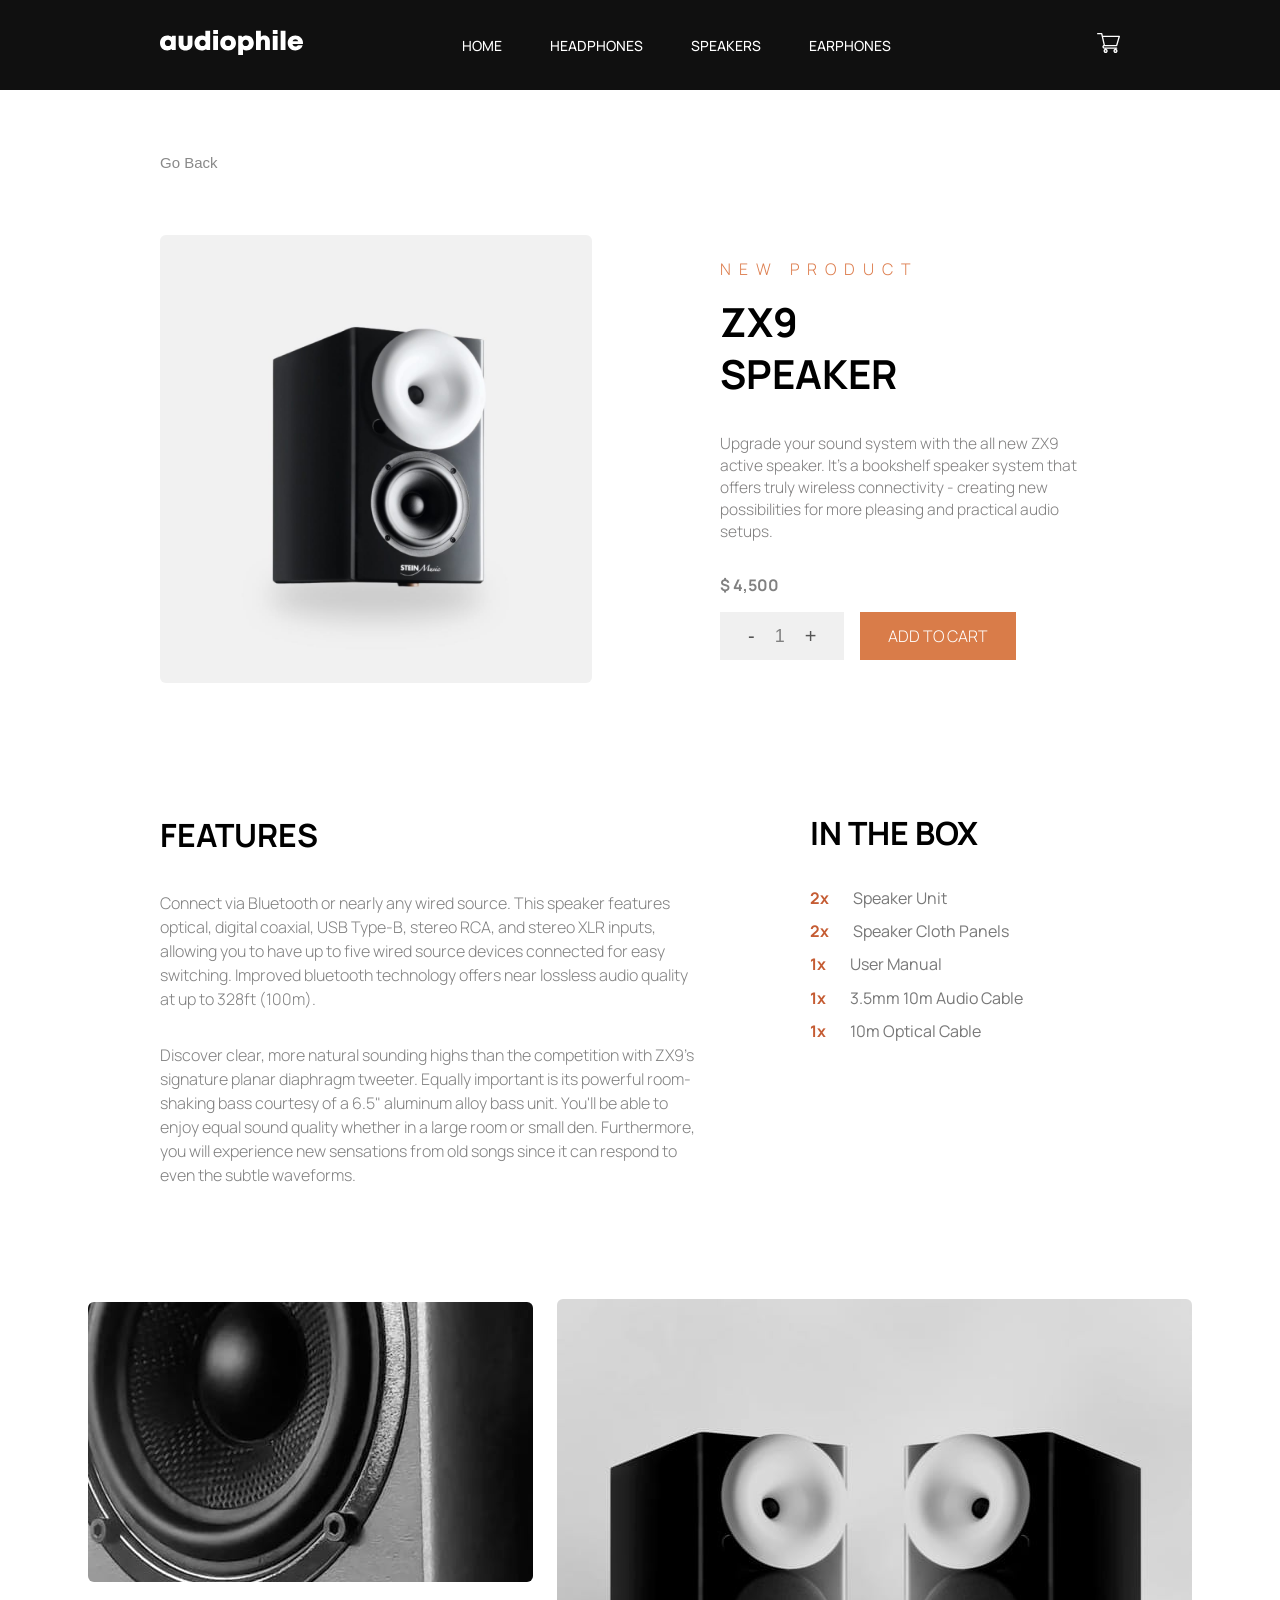
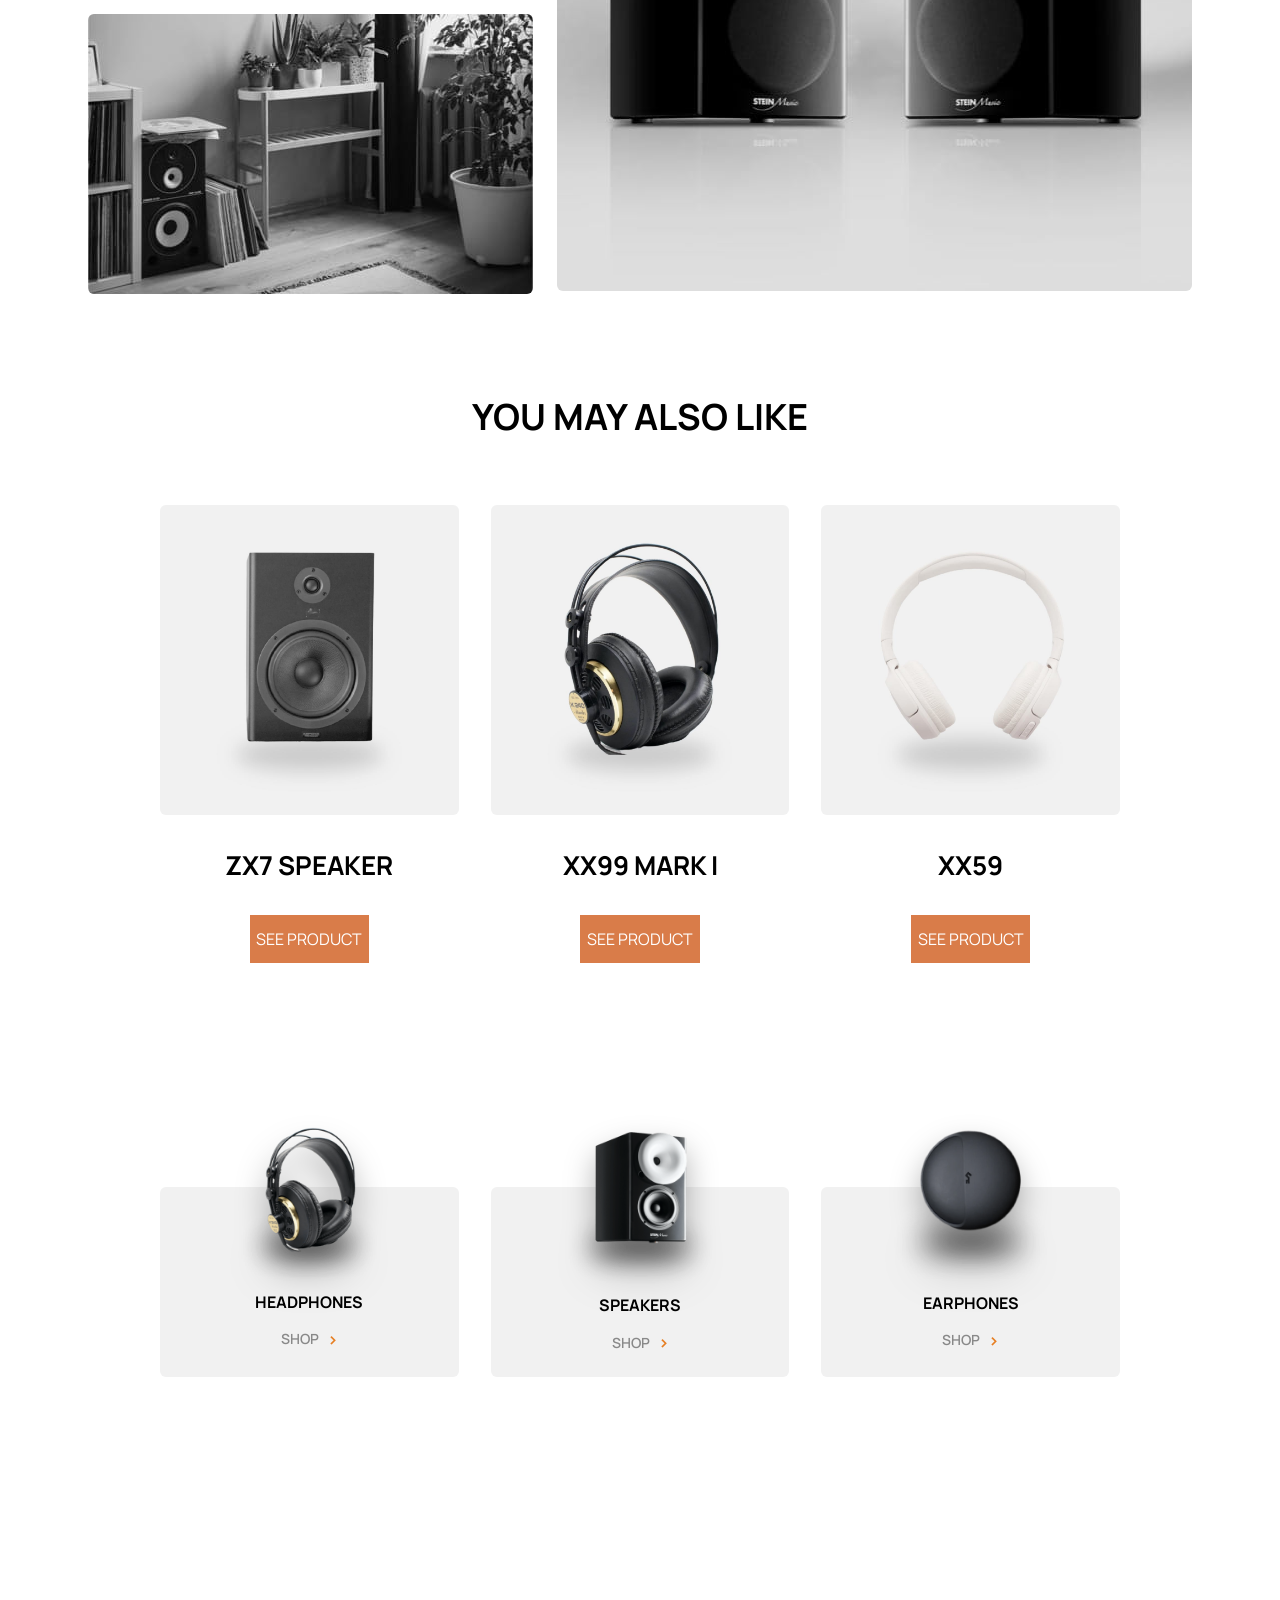
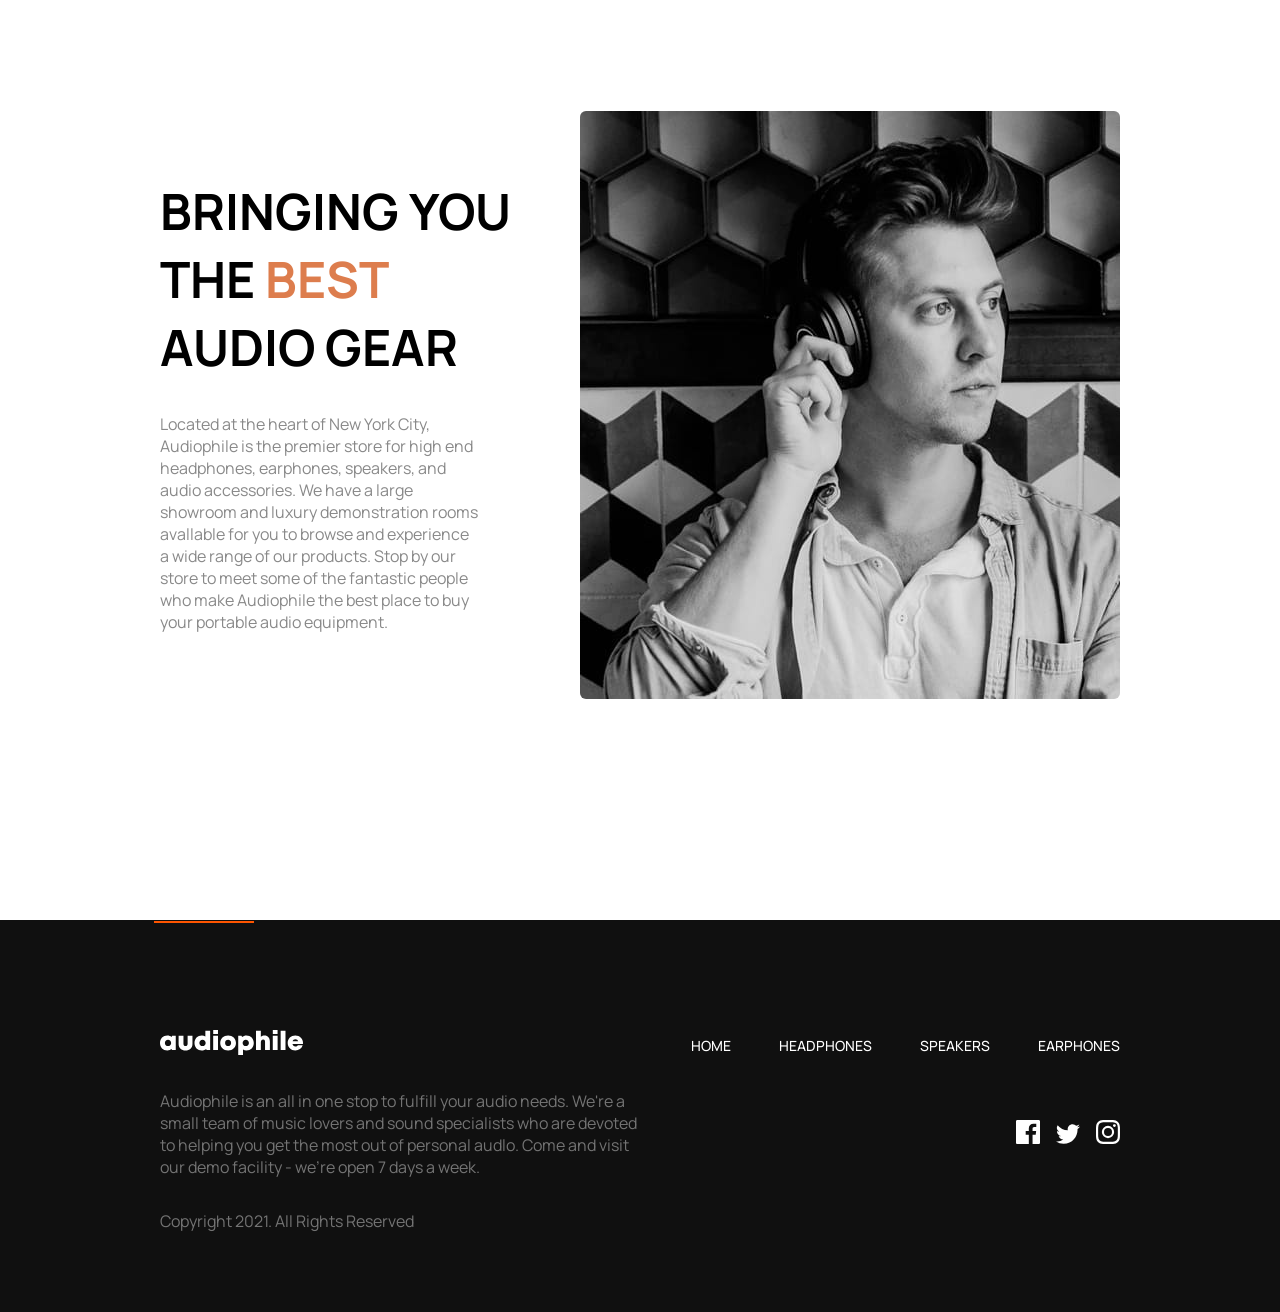
<file: Product-ZX9.html>
<!doctype html>
<html lang="en">
  <head>
    <meta charset="UTF-8" />
    <meta name="viewport" content="width=device-width, initial-scale=1.0" />
    <title>Audiophile e-commerce/ZX9-Speaker</title>
    <link rel="stylesheet" href="style.css" />
    <link
      rel="icon"
      type="image/png"
      sizes="32x32"
      href="./Assets/photo/favicon-32x32.png"
    />
    <link
      href="https://fonts.googleapis.com/css2?family=Manrope:wght@200..800&display=swap"
      rel="stylesheet"
    />
  </head>
  <body class="product-body">
    <header class="product-header">
      <nav class="container navbar">
        <div class="logo">
          <img class="menu-logo" src="Assets/menu.svg" alt="menu logo" />
          <img src="Assets/shared/desktop/logo.svg" alt="logo" />
        </div>
        <ul class="nav-menu">
          <li>
            <a class="nav-btn" href="index.html">HOME</a>
          </li>
          <li>
            <a class="nav-btn" href="Headphones.html">HEADPHONES</a>
          </li>
          <li>
            <a class="nav-btn" href="Speakers.html">SPEAKERS</a>
          </li>
          <li>
            <a class="nav-btn" href="Earphones.html">EARPHONES</a>
          </li>
          <li></li>
        </ul>
        <a href="checkout.html"
          ><img src="Assets/shared/desktop/icon-cart.svg" alt="#"
        /></a>
      </nav>
    </header>
    <button class="container home-page-btn"><a href="index.html">Go Back</a></button>
    <main>
      <section class="container product-section">
        <img
          class="pic"
          src="Assets/product-zx9-speaker/desktop/image-product.jpg"
          alt="#"
        />
        <img
          class="tablet-pic"
          src="Assets/product-zx9-speaker/tablet/image-product.jpg"
          alt="#"
        />
        <img
          class="mobile-pic"
          src="Assets/product-zx9-speaker/mobile/image-product.jpg"
          alt="#"
        />

        <div class="caption">
            <span class="product-update">NEW PRODUCT</span>
          <h3 class="name">ZX9 SPEAKER</h3>
          <p class="details">
           Upgrade your sound system with the all new ZX9 active speaker.
It's a bookshelf speaker system that offers truly wireless
connectivity - creating new possibilities for more pleasing and
practical audio setups.
          </p>
          <h4>$ 4,500</h4>
          <div class="pro-btn">
            <div class="counter">
              <button class="btn">-</button>
              <div class="number">1</div>
              <button class="btn">+</button>
            </div>
            <div>
              <a class="counter cart-btn" href="">ADD TO CART</a>
            </div>
          </div>
        </div>
      </section>

      <!-- ===== This is my Features part =====  -->
      <section class="container features">
        <div class="features-caption">
          <h3 class="caption-heading">FEATURES</h3>
          <p class="caption">
            Connect via Bluetooth or nearly any wired source. This speaker features optical, digital
coaxial, USB Type-B, stereo RCA, and stereo XLR inputs, allowing you to have up to five
wired source devices connected for easy switching. Improved bluetooth technology
offers near lossless audio quality at up to 328ft (100m).
          </p>
          <p class="caption">
           Discover clear, more natural sounding highs than the competition with ZX9's signature
planar diaphragm tweeter. Equally important is its powerful room-shaking bass courtesy
of a 6.5" aluminum alloy bass unit. You'll be able to enjoy equal sound quality whether in a
large room or small den. Furthermore, you will experience new sensations from old songs
since it can respond to even the subtle waveforms.
          </p>
        </div>
        <div class="box-items">
          <h3 class="box-heading">IN THE BOX</h3>
          <ul class="packing-list">
            <li>
              <span class="qty">2x</span>
              Speaker Unit
            </li>
            <li>
              <span class="qty">2x</span>
              Speaker Cloth Panels
            </li>
            <li>
              <span class="qty">1x</span>
              User Manual
            </li>
            <li>
              <span class="qty">1x</span>
              3.5mm 10m Audio Cable
            </li>
            <li>
              <span class="qty">1x</span>
              10m Optical Cable
            </li>
          </ul>
        </div>
      </section>
      <!--  ===== This is my PRODUCT photo part =====  -->
      <section class="container product-pic">
        <div class="left-side-pic">
          <img
            class="product-photo"
            src="Assets/product-zx9-speaker/desktop/image-gallery-1.jpg"
            alt="#"
          />
          <img
            class="product-photo"
            src="Assets/product-zx9-speaker/desktop/image-gallery-2.jpg"
            alt="#"
          />
        </div>
        <div>
          <img
            class="product-photo right-pic"
            src="Assets/product-zx9-speaker/desktop/image-gallery-3.jpg"
            alt="#"
          />
        </div>
      </section>

      <!-- ===== This is my Product part =====  -->
      <section class="container other-items">
        <h3 class="items-heading">YOU MAY ALSO LIKE</h3>
        <div class="items">
            <div class="product-details">
              <img
                class="items-pic"
                src="Assets/product-zx7-speaker/desktop/image-product.jpg"
                alt="#"
              />
              <img
                class="tablet-items-pic"
                src="Assets/shared/tablet/image-zx7-speaker.jpg"
                alt=""
              />
              <img
                class="mobile-items-pic"
                src="Assets/shared/mobile/image-zx7-speaker.jpg"
                alt=""
              />
              <h3 class="product-name">ZX7 SPEAKER</h3>
              <a class="product-btn" href="Product-ZX7.html">SEE PRODUCT</a>
            </div>
         
          <div class="product-details">
            <img
              class="items-pic"
              src="Assets/product-xx99-mark-one-headphones/desktop/image-product.jpg"
              alt="#"
            />
            <img
              class="tablet-items-pic"
              src="Assets/shared/tablet/image-xx99-mark-one-headphones.jpg"
              alt="#"
            />
            <img
              class="mobile-items-pic"
              src="Assets/shared/mobile/image-xx99-mark-one-headphones.jpg"
              alt="#"
            />
            <h3 class="product-name">XX99 MARK I</h3>
            <a class="product-btn" href="Product-XX99-MARK-I.html">SEE PRODUCT</a>
          </div>
           <div class="product-details">
            <img
              class="items-pic"
              src="Assets/product-xx59-headphones/desktop/image-product.jpg"
              alt="#"
            />
            <img
              class="tablet-items-pic"
              src="Assets/shared/tablet/image-xx59-headphones.jpg"
              alt="#"
            />
            <img
              class="mobile-items-pic"
              src="Assets/shared/mobile/image-xx59-headphones.jpg"
              alt=""
            />
            <h3 class="product-name">XX59</h3>
            <a class="product-btn" href="Product-XX59.html">SEE PRODUCT</a>
          </div>
        </div>
      </section>

      <!-- This is my category part -->
      <section class="container category-items">
        <div class="headphones-section">
          <img
            class="photo headphones-photo"
            src="Assets/shared/desktop/image-headphones.png"
            alt="#"
          />
          <h2 class="category-name">HEADPHONES</h2>
          <a class="category-shop-btn" href="Headphones.html"
            >SHOP <span class="arrow">></span></a
          >
        </div>
        <div class="speakers-section">
          <img
            class="photo speakers-photo"
            src="Assets/shared/desktop/image-speakers.png"
            alt="#"
          />
          <h2 class="category-name">SPEAKERS</h2>
          <a class="category-shop-btn" href="Speakers.html"
            >SHOP <span class="arrow">></span></a
          >
        </div>
        <div class="earphones-section">
          <img
            class="photo earphones-photo"
            src="Assets/shared/desktop/image-earphones.png"
            alt="#"
          />
          <h2 class="category-name">EARPHONES</h2>
          <a class="category-shop-btn" href="Earphones.html"
            >SHOP <span class="arrow">></span></a
          >
        </div>
      </section>

      <!-- THIS IS MY AUDIOPHILE-BIO SECTION -->
      <section class="container audiophile-bio">
        <div class="audiophile-heading">
          <h3 class="audio-gear-heading">
            BRINGING YOU THE <span class="orange-color">BEST</span> AUDIO GEAR
          </h3>

          <p class="audiophile-details">
            Located at the heart of New York City, Audiophile is the premier
            store for high end headphones, earphones, speakers, and audio
            accessories. We have a large showroom and luxury demonstration rooms
            avallable for you to browse and experience a wide range of our
            products. Stop by our store to meet some of the fantastic people who
            make Audiophile the best place to buy your portable audio equipment.
          </p>
        </div>
        <img class="gear-pic" src="Assets/image-best-gear.jpg" alt="gear img" />
        <img
          class="tablet-gear-pic"
          src="Assets/shared/tablet/image-best-gear.jpg"
          alt="gear img"
        />
        <img
          src="Assets/shared/mobile/image-best-gear.jpg"
          alt="img"
          class="mobile-gear-pic"
        />
      </section>
    </main>

    <div class="footer-line"></div>
    <!-- ===== This is my FOOTER part ==== -->
    <footer class="footer-container">
      <section class="container footer-navbar navbar">
        <div><img src="Assets/shared/desktop/logo.svg" alt="" /></div>
        <ul class="nav-menu footer-nav-menu">
          <li><a class="nav-btn" href="index.html">HOME</a></li>
          <li><a class="nav-btn" href="Headphones.html">HEADPHONES</a></li>
          <li><a class="nav-btn" href="Speakers.html">SPEAKERS</a></li>
          <li><a class="nav-btn" href="Earphones.html">EARPHONES</a></li>
        </ul>
      </section>
      <div class="container footer-section">
        <p class="footer-caption">
          Audiophile is an all in one stop to fulfill your audio needs. We're a
          small team of music lovers and sound specialists who are devoted to
          helping you get the most out of personal audlo. Come and visit our
          demo facility - we're open 7 days a week.
        </p>
        <div class="social-media">
          <a href="#"
            ><img src="Assets/shared/desktop/icon-facebook.svg" alt="#"
          /></a>
          <a href="#"
            ><img src="Assets/shared/desktop/icon-twitter.svg" alt="#"
          /></a>
          <a href="#"
            ><img src="Assets/shared/desktop/icon-instagram.svg" alt="#"
          /></a>
        </div>
      </div>
      <div class="container copyright">Copyright 2021. All Rights Reserved</div>
    </footer>
  </body>
</html>
</file>
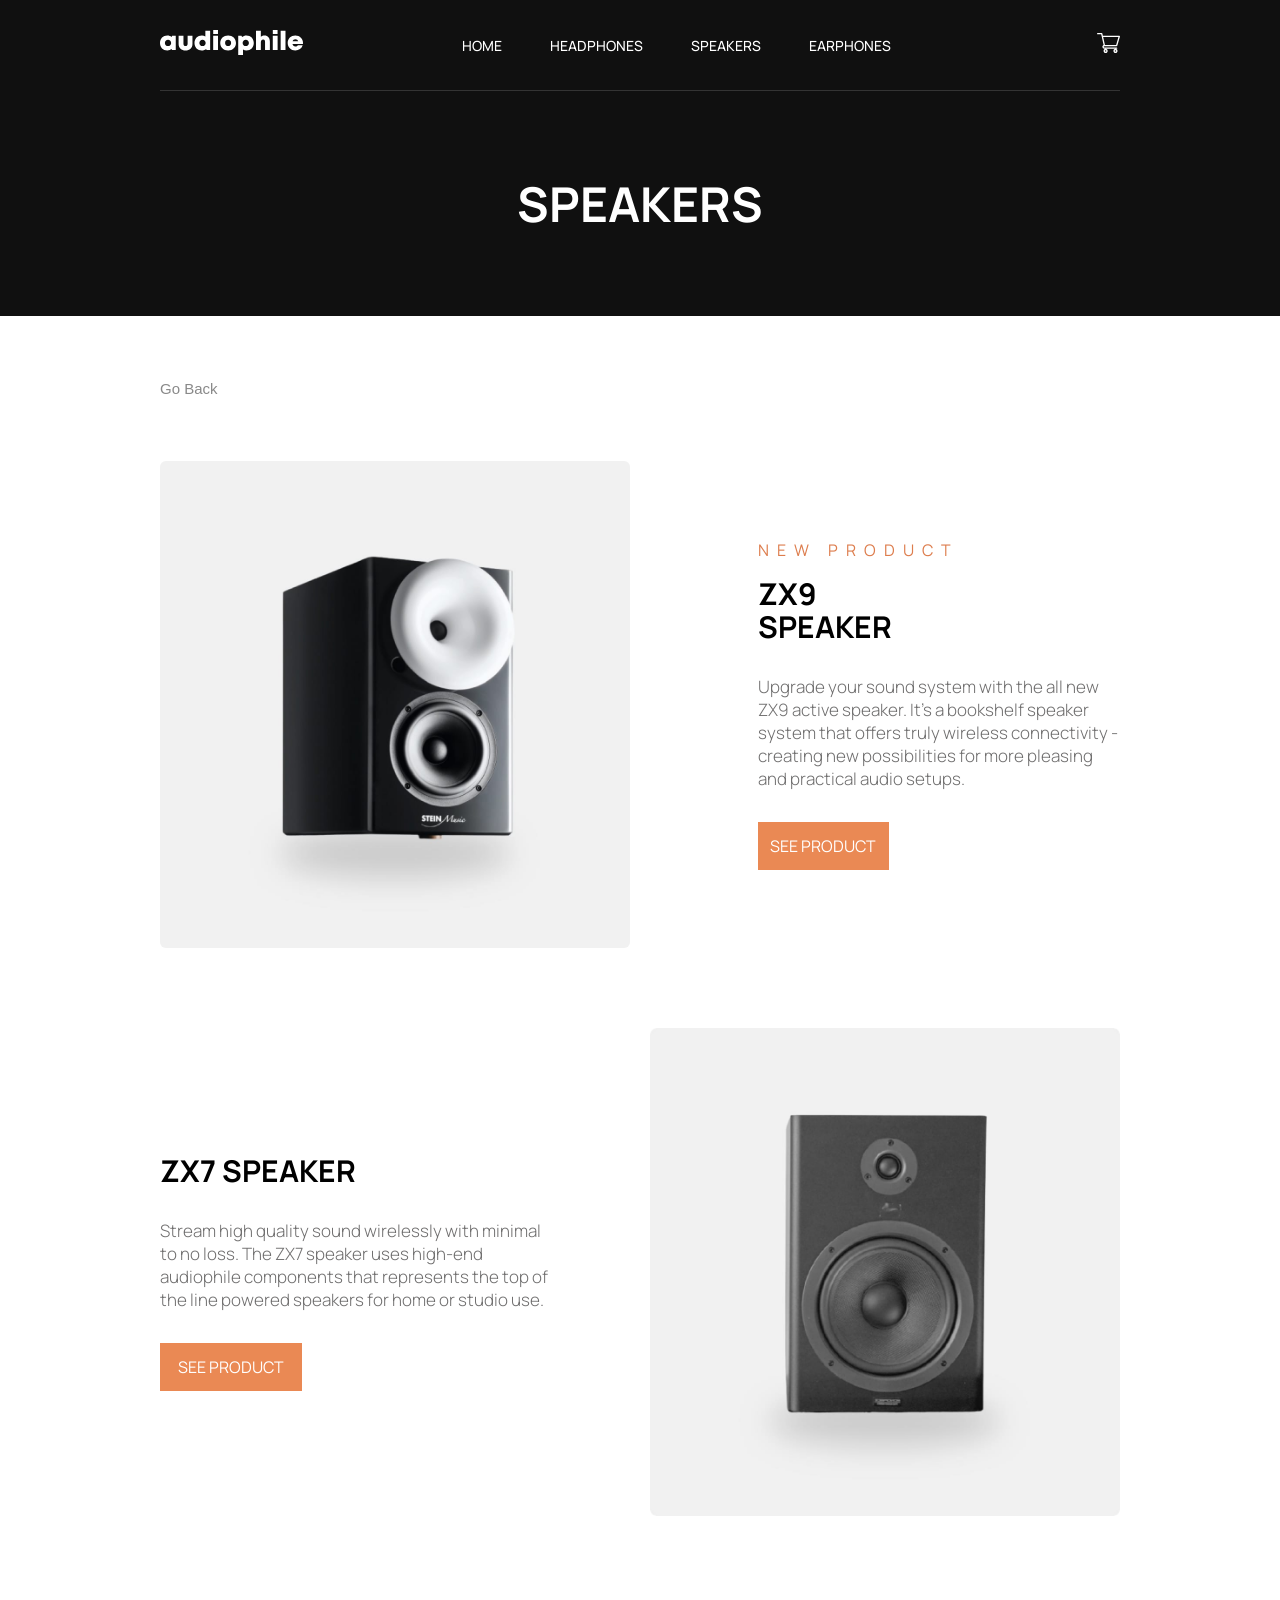
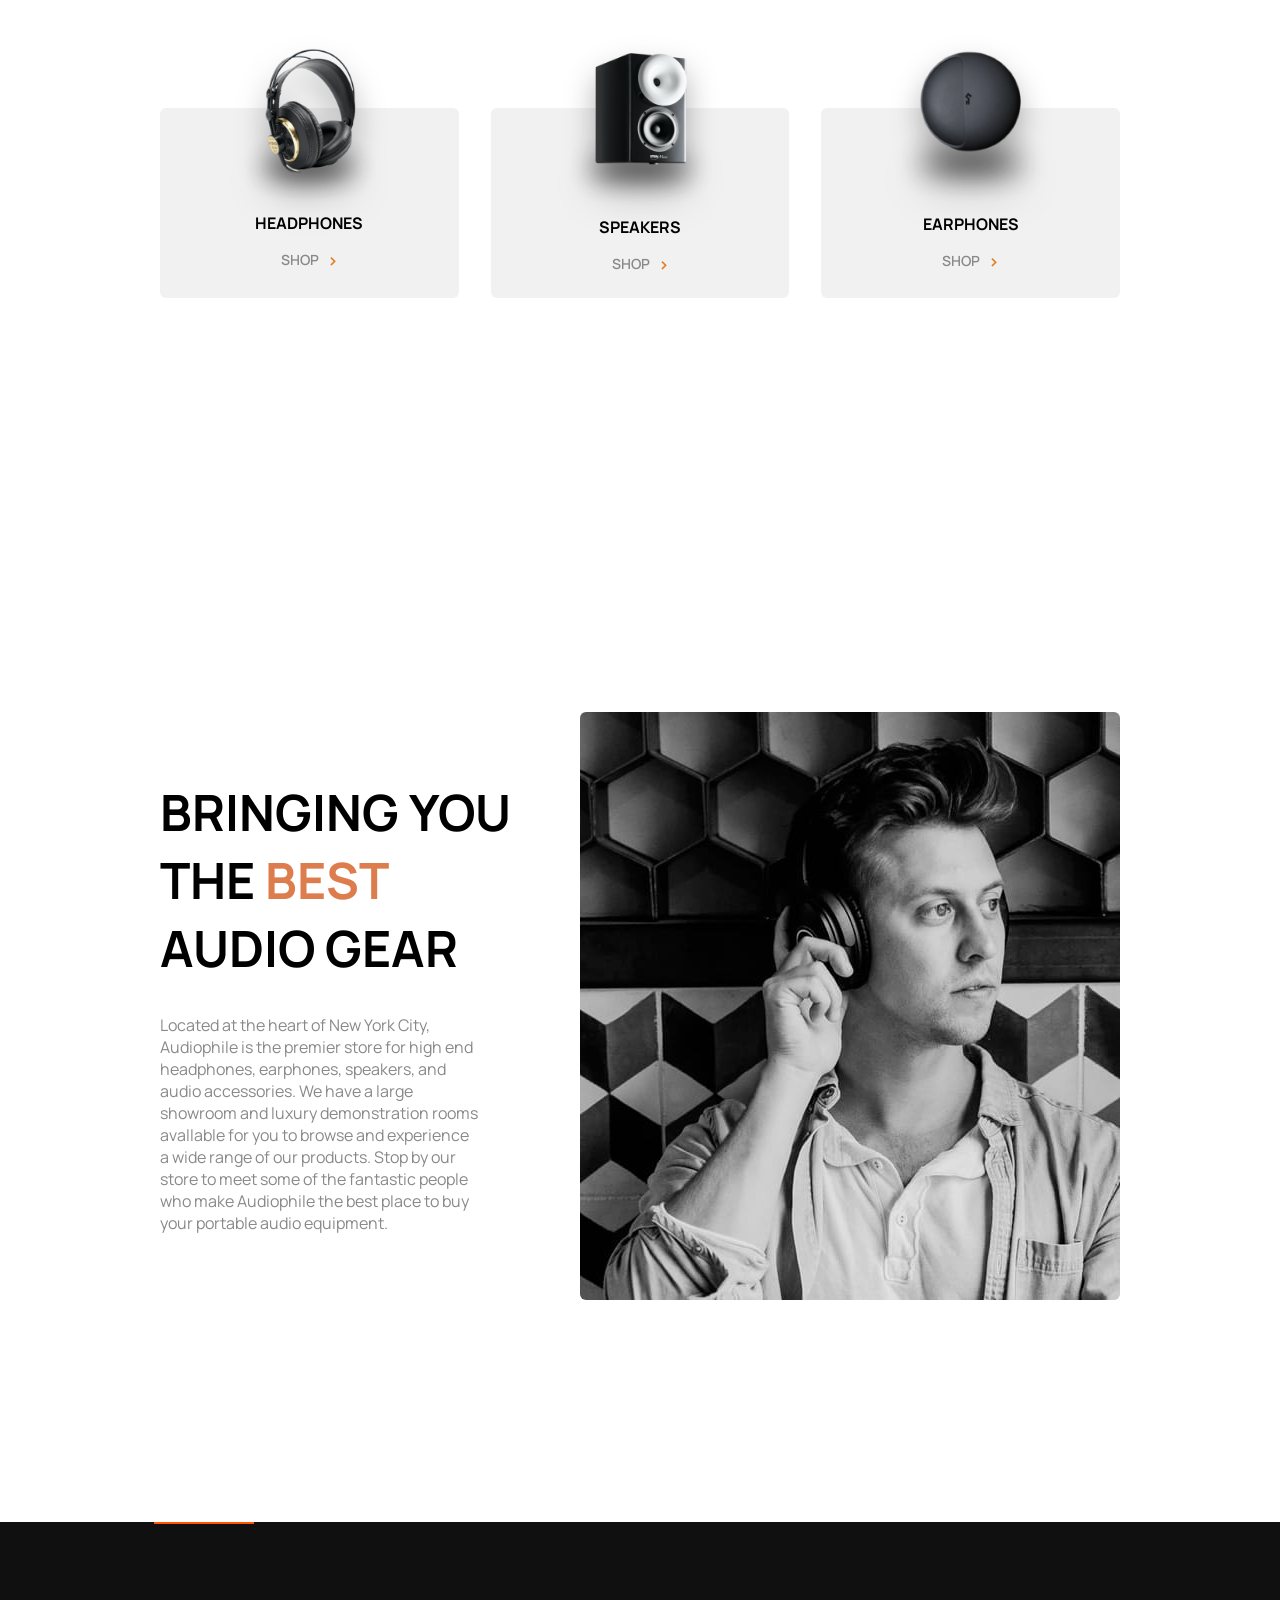
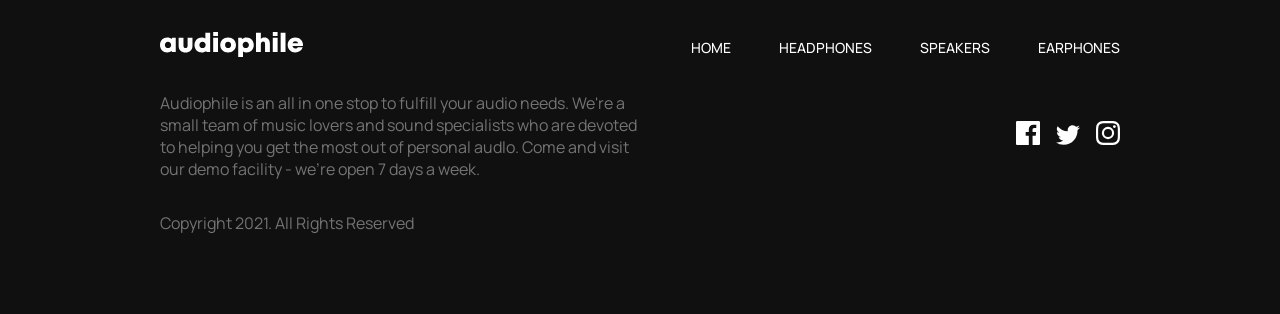
<file: Speakers.html>
<!doctype html>
<html lang="en">
  <head>
    <meta charset="UTF-8" />
    <meta name="viewport" content="width=device-width, initial-scale=1.0" />
    <title>Audiophile e-commerce/SPEAKERS</title>
    <link rel="stylesheet" href="style.css" />
    <link
      rel="icon"
      type="image/png"
      sizes="32x32"
      href="./Assets/photo/favicon-32x32.png"
    />
    <link
      href="https://fonts.googleapis.com/css2?family=Manrope:wght@200..800&display=swap"
      rel="stylesheet"
    />
  </head>
  <body class="product-body">
    <header class="product-header">
      <nav class="container navbar">
       <div class="logo">
          <img class="menu-logo" src="Assets/menu.svg" alt="menu logo" />
          <img src="Assets/shared/desktop/logo.svg" alt="logo" />
        </div>
        <ul class="nav-menu">
          <li>
            <a class="nav-btn" href="index.html">HOME</a>
          </li>
          <li>
            <a class="nav-btn" href="Headphones.html">HEADPHONES</a>
          </li>
          <li>
            <a class="nav-btn speakers" href="Speakers.html">SPEAKERS</a>
          </li>
          <li>
            <a class="nav-btn" href="Earphones.html">EARPHONES</a>
          </li>
          <li></li>
        </ul>
        <a href="checkout.html"
          ><img src="Assets/shared/desktop/icon-cart.svg" alt="cart icon"
        /></a>
      </nav>
      <div class="container nav-underline"></div>
      <div class="product-heading">
        <h1>SPEAKERS</h1>
      </div>
    </header>
    <button class="container home-page-btn"><a href="index.html">Go Back</a></button>
    <main class="product-list">
      <section class="container product-section">
        <img
          class="products-pic"
          src="Assets/category-speakers/desktop/image-zx9.jpg"
          alt="ZX9 speaker"
        />

        <div class="products-caption">
          <span class="product-update">NEW PRODUCT</span>
          <h3 class="products-name">ZX9 SPEAKER</h3>
          <p class="products-details">
            Upgrade your sound system with the all new ZX9 active speaker. It's
            a bookshelf speaker system that offers truly wireless connectivity -
            creating new possibilities for more pleasing and practical audio
            setups.
          </p>
          <div class="pdt-btn">
            <a class="products-btn" href="Product-ZX9.html">SEE PRODUCT</a>
          </div>
        </div>
      </section>

      <section class="container  product-zx7">
        <div class="products-caption">
          <h3 class="products-name">ZX7 SPEAKER</h3>
          <p class="products-details">
            Stream high quality sound wirelessly with minimal to no loss. The
            ZX7 speaker uses high-end audiophile components that represents the
            top of the line powered speakers for home or studio use.
          </p>
          <div class="pdt-btn">
            <a class="products-btn" href="Product-ZX7.html">SEE PRODUCT</a>
          </div>
        </div>

        <img
          class="products-pic"
          src="Assets/category-speakers/desktop/image-zx7.jpg"
          alt="ZX7 speaker"
        />
      </section>

      <!-- This is my category part -->
      <section class="container category-items">
        <div class="headphones-section">
          <img
            class="photo headphones-photo"
            src="Assets/shared/desktop/image-headphones.png"
            alt="#"
          />
          <h2 class="category-name">HEADPHONES</h2>
          <a class="category-shop-btn" href="Headphones.html"
            >SHOP <span class="arrow">></span></a
          >
        </div>
        <div class="speakers-section">
          <img
            class="photo speakers-photo"
            src="Assets/shared/desktop/image-speakers.png"
            alt="#"
          />
          <h2 class="category-name">SPEAKERS</h2>
          <a class="category-shop-btn" href="Speakers.html"
            >SHOP <span class="arrow">></span></a
          >
        </div>
        <div class="earphones-section">
          <img
            class="photo earphones-photo"
            src="Assets/shared/desktop/image-earphones.png"
            alt="#"
          />
          <h2 class="category-name">EARPHONES</h2>
          <a class="category-shop-btn" href="Earphones.html"
            >SHOP <span class="arrow">></span></a
          >
        </div>
      </section>

        <!-- THIS IS MY AUDIOPHILE-BIO SECTION -->
        <section class="container audiophile-bio">
        <div class="audiophile-heading">
          <h3 class="audio-gear-heading">
            BRINGING YOU THE <span class="orange-color">BEST</span> AUDIO GEAR
          </h3>

          <p class="audiophile-details">
            Located at the heart of New York City, Audiophile is the premier
            store for high end headphones, earphones, speakers, and audio
            accessories. We have a large showroom and luxury demonstration rooms
            avallable for you to browse and experience a wide range of our
            products. Stop by our store to meet some of the fantastic people who
            make Audiophile the best place to buy your portable audio equipment.
          </p>
        </div>
        <img class="gear-pic" src="Assets/image-best-gear.jpg" alt="gear img" />
        <img class="tablet-gear-pic" src="Assets/shared/tablet/image-best-gear.jpg" alt="gear img" />
        <img src="Assets/shared/mobile/image-best-gear.jpg" alt="img" class="mobile-gear-pic" />
      </section>
    </main>

    <div class="footer-line"></div>
    <!-- ===== This is my FOOTER part ==== -->
    <footer class="footer-container">
      <section class="container footer-navbar navbar">
        <div><img src="Assets/shared/desktop/logo.svg" alt="" /></div>
        <ul class="nav-menu footer-nav-menu">
          <li><a class="nav-btn" href="index.html">HOME</a></li>
          <li><a class="nav-btn" href="Headphones.html">HEADPHONES</a></li>
          <li><a class="nav-btn speakers" href="Speakers.html">SPEAKERS</a></li>
          <li><a class="nav-btn" href="Earphones.html">EARPHONES</a></li>
        </ul>
      </section>
      <div class="container footer-section">
        <p class="footer-caption">
          Audiophile is an all in one stop to fulfill your audio needs. We're a
          small team of music lovers and sound specialists who are devoted to
          helping you get the most out of personal audlo. Come and visit our
          demo facility - we're open 7 days a week.
        </p>
        <div class="social-media">
          <a href="#"
            ><img src="Assets/shared/desktop/icon-facebook.svg" alt="#"
          /></a>
          <a href="#"
            ><img src="Assets/shared/desktop/icon-twitter.svg" alt="#"
          /></a>
          <a href="#"
            ><img src="Assets/shared/desktop/icon-instagram.svg" alt="#"
          /></a>
        </div>
      </div>
      <div class="container copyright">Copyright 2021. All Rights Reserved</div>
    </footer>
  </body>
</html>
</file>
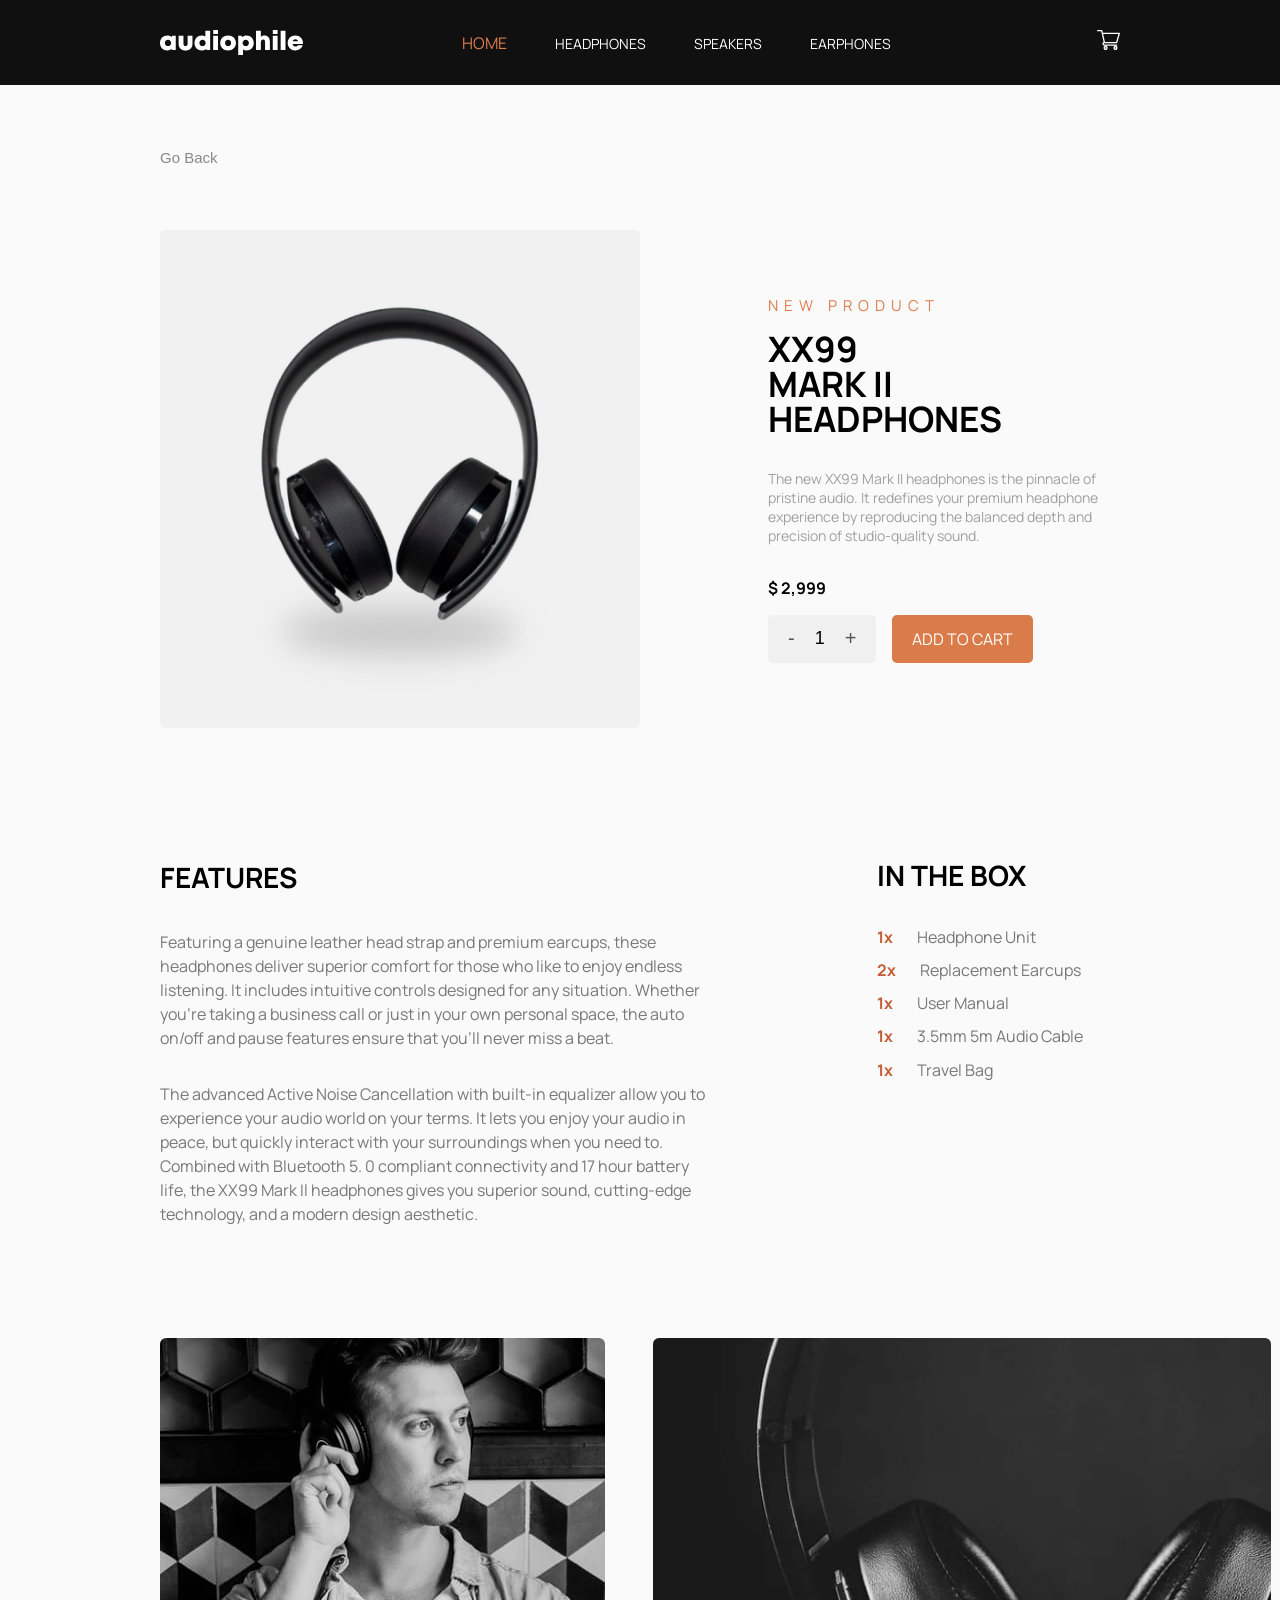
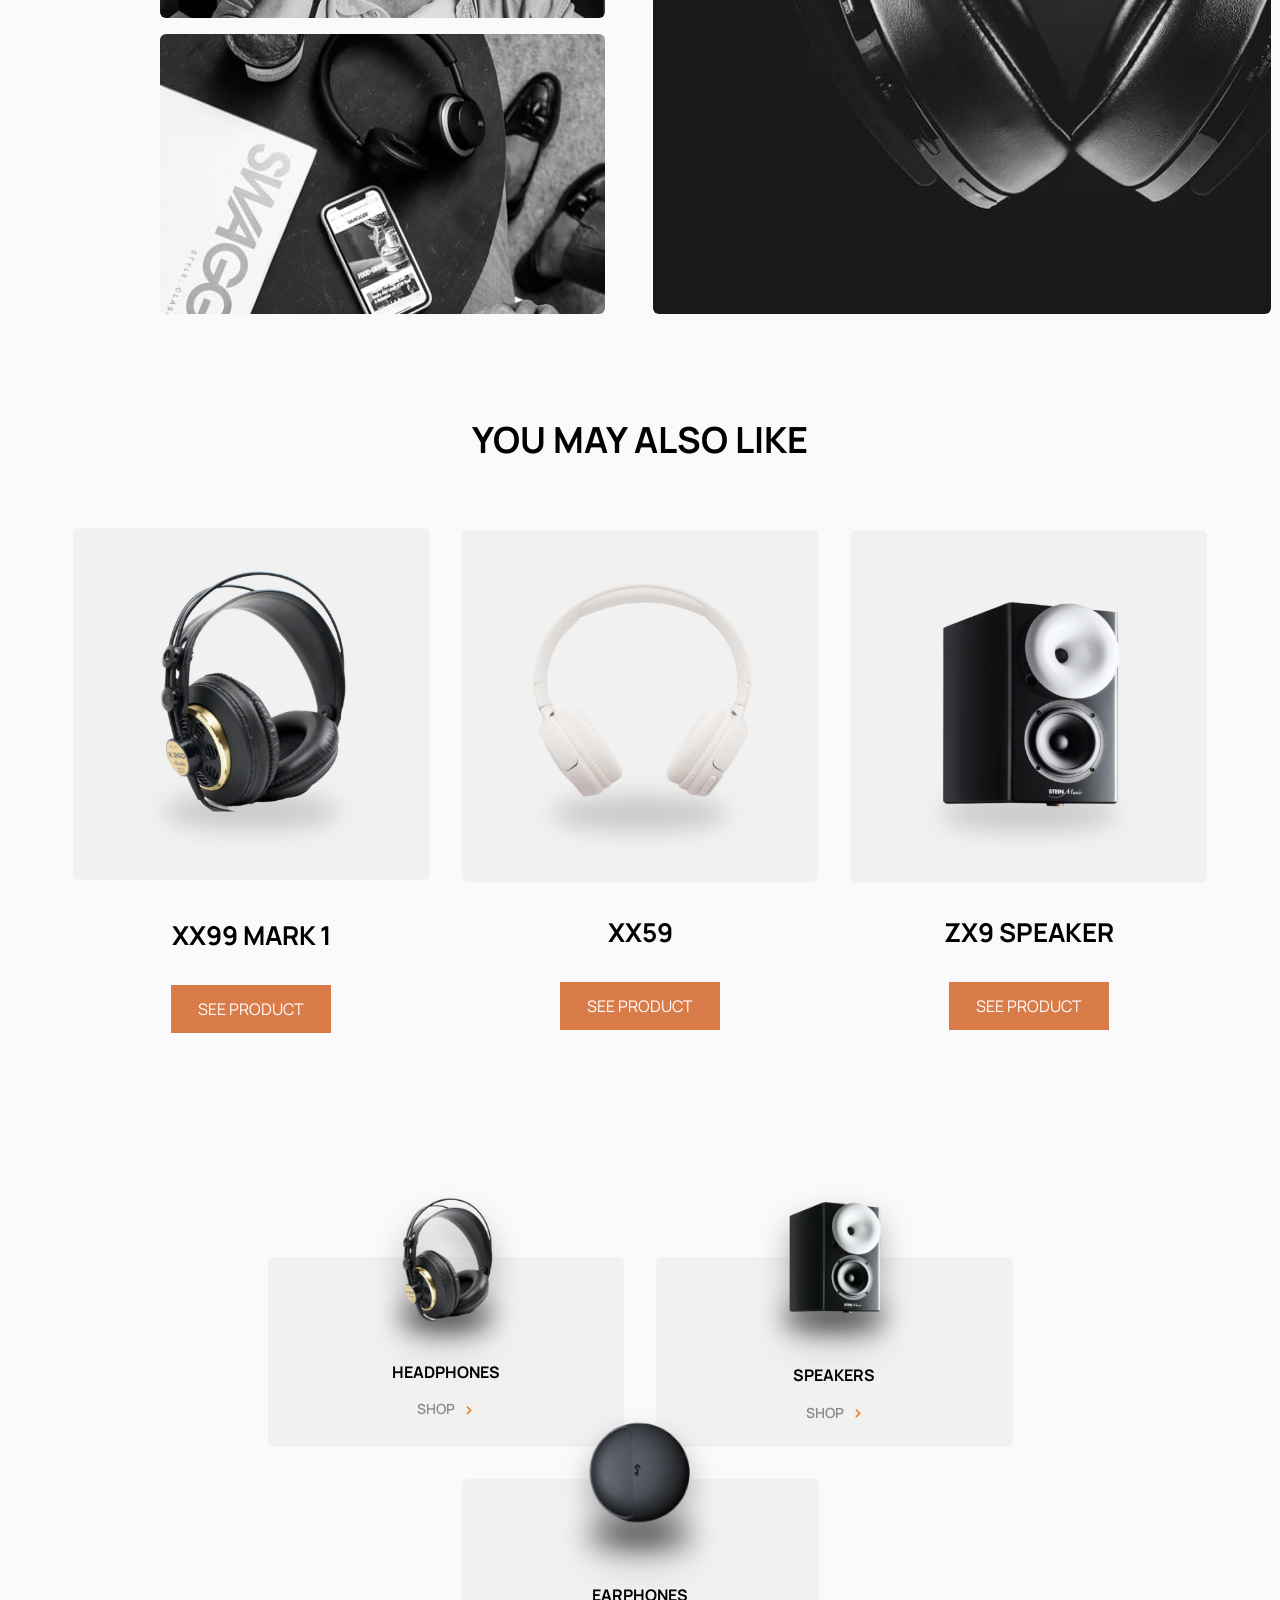
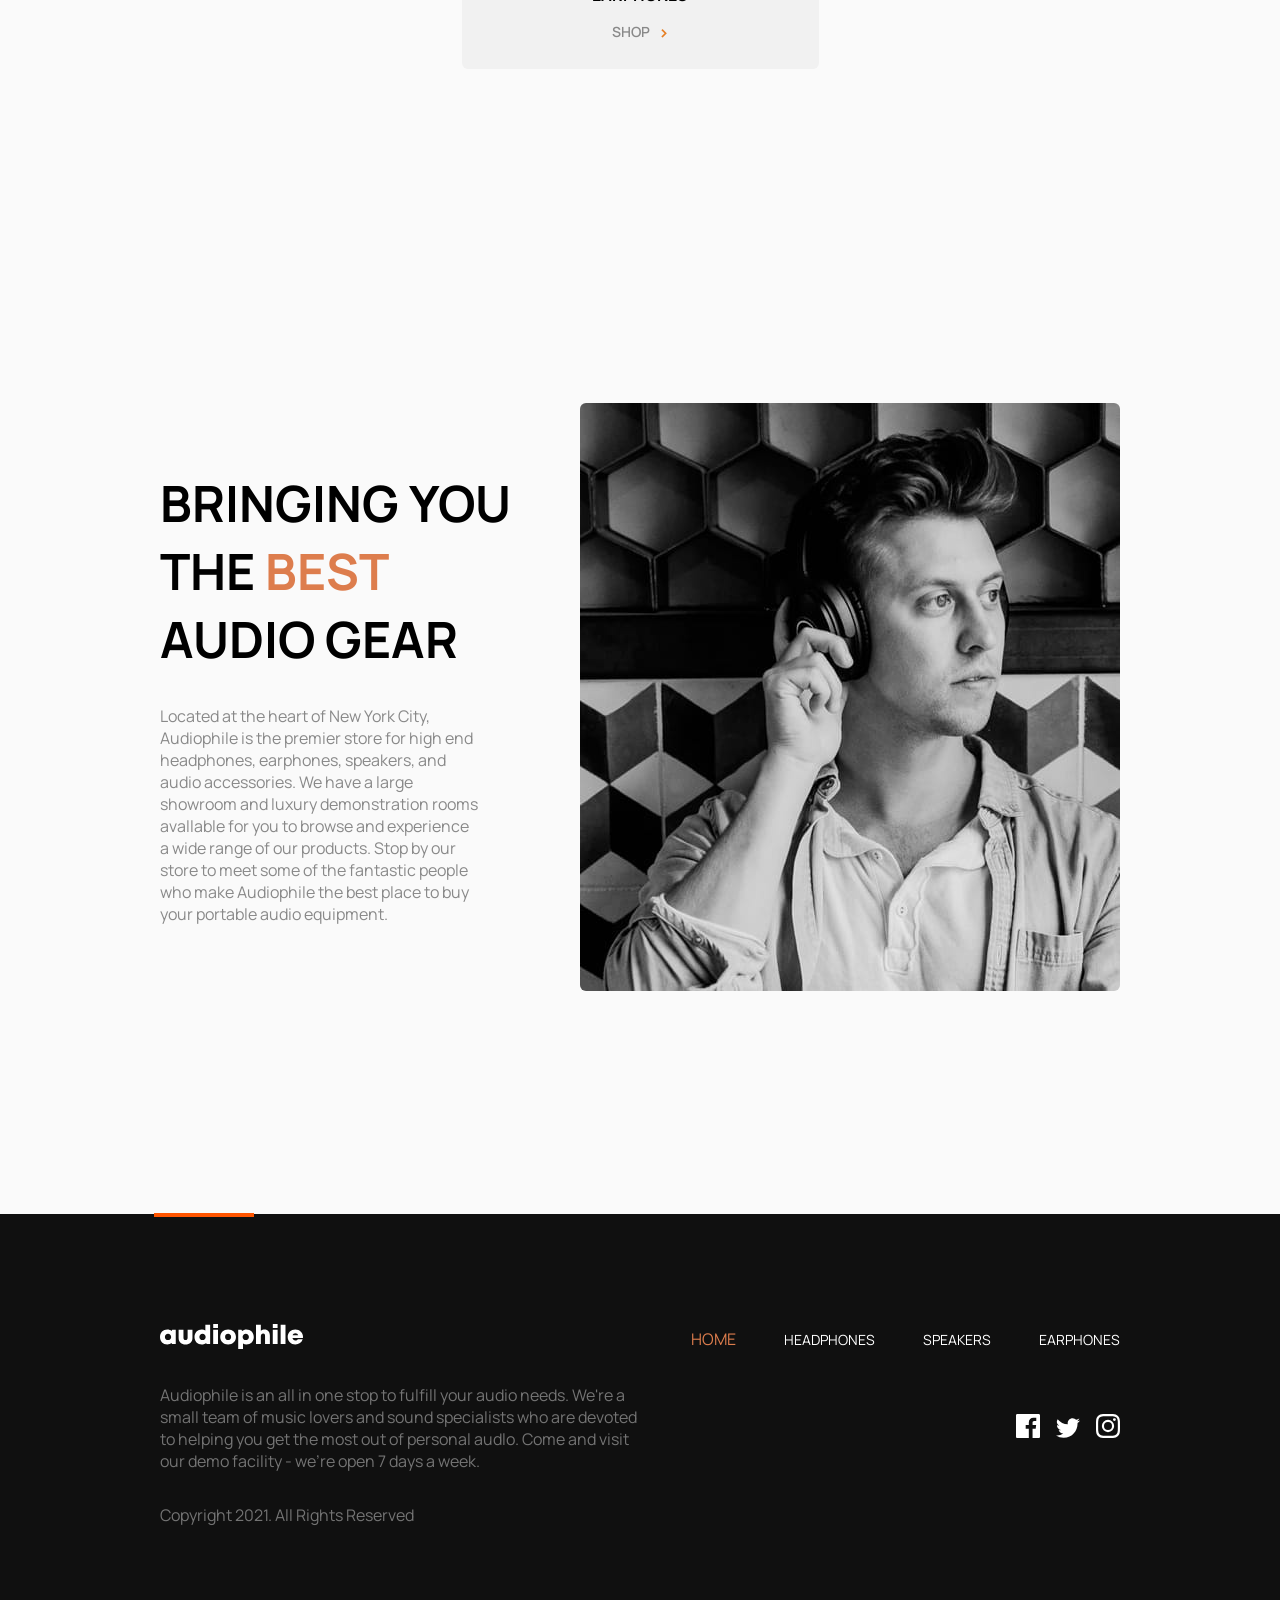
<file: XX99.html>
<!doctype html>
<html lang="en">
  <head>
    <meta charset="UTF-8" />
    <meta name="viewport" content="width=device-width, initial-scale=1.0" />
    <title>HEADPHONES</title>
    <link rel="stylesheet" href="XX99.css" />
    <link
      href="https://fonts.googleapis.com/css2?family=Manrope:wght@200..800&display=swap"
      rel="stylesheet"
    />
  </head>
  <body>
    <header>
      <nav class="container navbar">
        <img src="Assets/shared/desktop/logo.svg" alt="#" />
        <ul class="nav-menu">
          <li>
            <a class="home" href="#">HOME</a>
          </li>
          <li>
            <a class="nav-btn" href="#">HEADPHONES</a>
          </li>
          <li>
            <a class="nav-btn" href="#">SPEAKERS</a>
          </li>
          <li>
            <a class="nav-btn" href="#">EARPHONES</a>
          </li>
          <li></li>
        </ul>
        <a href="#"
          ><img src="Assets/shared/desktop/icon-cart.svg" alt="#"
        /></a>
      </nav>
    </header>
    <button class="container back-btn"><a href="index.html">Go Back</a></button>
    <main>
      <section class="container xx99">
        <img
          class="xx99-pic"
          src="Assets/category-headphones/desktop/image-xx99-mark-two.jpg"
          alt="#"
        />

        <div class="headphones-caption">
          <span class="product-update">NEW PRODUCT</span>
          <h3 class="headphones-name">XX99 MARK II HEADPHONES</h3>
          <p class="headphones-details">
            The new XX99 Mark II headphones is the pinnacle of pristine audio.
            It redefines your premium headphone experience by reproducing the
            balanced depth and precision of studio-quality sound.
          </p>
          <h4>$ 2,999</h4>
          <div class="headphones-btn">
            <div class="counter">
              <button class="btn">-</button>
              <div class="number">1</div>
              <button class="btn">+</button>
            </div>
            <div>
              <a class="counter cart-btn" href="">ADD TO CART</a>
            </div>
          </div>
        </div>
      </section>
      <section class="container features">
        <div class="features-caption">
          <h3 class="caption-heading">FEATURES</h3>
          <p class="caption">
            Featuring a genuine leather head strap and premium earcups, these
            headphones deliver superior comfort for those who like to enjoy
            endless listening. It includes intuitive controls designed for any
            situation. Whether you're taking a business call or just in your own
            personal space, the auto on/off and pause features ensure that
            you'll never miss a beat.
          </p>
          <p class="caption">
            The advanced Active Noise Cancellation with built-in equalizer allow
            you to experience your audio world on your terms. It lets you enjoy
            your audio in peace, but quickly interact with your surroundings
            when you need to. Combined with Bluetooth 5. 0 compliant
            connectivity and 17 hour battery life, the XX99 Mark Il headphones
            gives you superior sound, cutting-edge technology, and a modern
            design aesthetic.
          </p>
        </div>
        <div class="box-items">
          <h3 class="box-heading">IN THE BOX</h3>
          <ul class="packing-list">
            <li>
              <span class="qty">1x</span>
              Headphone Unit
            </li>
            <li>
              <span class="qty">2x</span>
              Replacement Earcups
            </li>
            <li>
              <span class="qty">1x</span>
              User Manual
            </li>
            <li>
              <span class="qty">1x</span>
              3.5mm 5m Audio Cable
            </li>
            <li>
              <span class="qty">1x</span>
              Travel Bag
            </li>
          </ul>
        </div>
      </section>
      <section class="container product-pic">
        <div class="left-side-pic">
          <img
            class="product-photo"
            src="Assets/product-xx99-mark-two-headphones/desktop/image-gallery-1.jpg"
            alt="#"
          />
          <img
            class="product-photo"
            src="Assets/product-xx99-mark-two-headphones/desktop/image-gallery-2.jpg"
            alt="#"
          />
        </div>
        <div>
          <img
            class="product-photo right-pic"
            src="Assets/product-xx99-mark-two-headphones/desktop/image-gallery-3.jpg"
            alt="#"
          />
        </div>
      </section>
      <section class="container other-items">
        <h3 class="items-heading">YOU MAY ALSO LIKE</h3>
        <div class="items">
          <div class="product-details">
            <div class="photo-section">
              <img
                class="items-pic"
                src="Assets/product-xx99-mark-one-headphones/desktop/image-product.jpg"
                alt="#"
              />
            </div>
            <h3 class="product-name">XX99 MARK 1</h3>
            <a class="product-btn" href="HEADPHONES.html">SEE PRODUCT</a>
          </div>
          <div class="product-details">
            <img
              class="items-pic"
              src="Assets/product-xx59-headphones/desktop/image-product.jpg"
              alt="#"
            />
            <h3 class="product-name">XX59</h3>
            <a class="product-btn" href="HEADPHONES.html">SEE PRODUCT</a>
          </div>
          <div class="product-details">
            <img
              class="items-pic"
              src="Assets/product-zx9-speaker/desktop/image-product.jpg"
              alt="#"
            />
            <h3 class="product-name">ZX9 SPEAKER</h3>
            <a class="product-btn" href="HEADPHONES.html">SEE PRODUCT</a>
          </div>
        </div>
      </section>

      <!-- This is my category part -->
      <section class="container category-items">
        <div class="headphones-section">
          <img
            class="photo headphones-photo"
            src="Assets/shared/desktop/image-headphones.png"
            alt="#"
          />
          <h2 class="category-name">HEADPHONES</h2>
          <a class="category-shop-btn" href="#"
            >SHOP <span class="arrow">></span></a
          >
        </div>
        <div class="speakers-section">
          <img
            class="photo speakers-photo"
            src="Assets/shared/desktop/image-speakers.png"
            alt="#"
          />
          <h2 class="category-name">SPEAKERS</h2>
          <a class="category-shop-btn" href="#"
            >SHOP <span class="arrow">></span></a
          >
        </div>
        <div class="earphones-section">
          <img
            class="photo earphones-photo"
            src="Assets/shared/desktop/image-earphones.png"
            alt="#"
          />
          <h2 class="category-name">EARPHONES</h2>
          <a class="category-shop-btn" href="#"
            >SHOP <span class="arrow">></span></a
          >
        </div>
      </section>

       <!-- THIS IS MY AUDIOPHILE-BIO SECTION -->
        <section class="container audiophile-bio">
        <div class="audiophile-heading">
          <h3 class="audio-gear-heading">
            BRINGING YOU THE <span class="orange-color">BEST</span> AUDIO GEAR
          </h3>

          <p class="audiophile-details">
            Located at the heart of New York City, Audiophile is the premier
            store for high end headphones, earphones, speakers, and audio
            accessories. We have a large showroom and luxury demonstration rooms
            avallable for you to browse and experience a wide range of our
            products. Stop by our store to meet some of the fantastic people who
            make Audiophile the best place to buy your portable audio equipment.
          </p>
        </div>
        <img class="gear-pic" src="Assets/image-best-gear.jpg" alt="gear img" />
        <img class="tablet-gear-pic" src="Assets/shared/tablet/image-best-gear.jpg" alt="gear img" />
        <img src="Assets/shared/mobile/image-best-gear.jpg" alt="img" class="mobile-gear-pic" />
      </section>
    </main>

    <div class="footer-line"></div>
    <!-- ===== This is my FOOTER part ==== -->
    <footer class="footer-container">
      <section class="container footer-navbar navbar">
        <div><img src="Assets/shared/desktop/logo.svg" alt="" /></div>
        <ul class="nav-menu footer-nav-menu">
          <li><a class="home" href="#">HOME</a></li>
          <li><a class="nav-btn" href="#">HEADPHONES</a></li>
          <li><a class="nav-btn" href="#">SPEAKERS</a></li>
          <li><a class="nav-btn" href="#">EARPHONES</a></li>
        </ul>
      </section>
      <div class="container footer-section">
        <p class="footer-caption">
          Audiophile is an all in one stop to fulfill your audio needs. We're a
          small team of music lovers and sound specialists who are devoted to
          helping you get the most out of personal audlo. Come and visit our
          demo facility - we're open 7 days a week.
        </p>
        <div class="social-media">
          <a href="#"
            ><img src="Assets/shared/desktop/icon-facebook.svg" alt="#"
          /></a>
          <a href="#"
            ><img src="Assets/shared/desktop/icon-twitter.svg" alt="#"
          /></a>
          <a href="#"
            ><img src="Assets/shared/desktop/icon-instagram.svg" alt="#"
          /></a>
        </div>
      </div>
      <div class="container copyright">Copyright 2021. All Rights Reserved</div>
    </footer>
  </body>
</html>
</file>
<file: style.css>
* {
  margin: 0;
  padding: 0;
  box-sizing: border-box;
}

body {
  font-family: "Manrope", sans-serif;
}

.container {
  flex-direction: column;
  align-items: center;
  max-width: 1600px;
  margin: 0 auto;
  display: flex;
  width: 75%;
}

header {
  background-image: url(Assets/image-hero.jpg);
  background-repeat: no-repeat;
  background-color: #131313;
  background-position: center;
  flex-direction: column;
  align-items: center;
  display: flex;
  height: auto;
}
/* ---- This is my NAVBAR PART---- */
.navbar {
  justify-content: space-between;
  flex-direction: row;
  padding: 30px 0;
  display: flex;
}

.nav-menu {
  list-style: none;
  display: flex;
  gap: 3rem;
}
.menu-logo {
  display: none;
}
.nav-btn {
  text-decoration: none;
  font-size: 14px;
  color: white;
  font-weight: 500;
}
.nav-btn:hover {
  transition: 0.7s;
  color: #ee8041;
}

.home {
  text-decoration: none;
  color: #dd7d4d;
}

.nav-underline {
  background-color: rgba(128, 128, 128, 0.318);
  margin: 0 13%;
  height: 0.5px;
}

/* ======= This is my HERO PART ======= */
.hero-part {
  flex-direction: column;
  margin-bottom: 15rem;
  align-items: start;
  margin-top: 12rem;
  color: white;
  display: flex;
  padding: 0;
  gap: 18px;
}
.hero-update {
  letter-spacing: 11px;
  color: #949494;
  font-weight: 800;
  font-size: 14px;
}

.hero-heading {
  font-size: 60px;
  font-weight: 600;
  line-height: 1;
  width: 65%;
}

.hero-paragraph {
  color: rgba(255, 255, 255, 0.56);
  font-size: 16px;
  width: 33%;
}

.hero-button {
  background-color: #d87d4a;
  justify-content: center;
  text-decoration: none;
  align-items: center;
  margin-top: 16px;
  font-size: 14px;
  cursor: pointer;
  color: white;
  display: flex;
  height: 50px;
  border: none;
  width: 14%;
}
.hero-button:hover {
  background-color: #f09868;
}

/* ===== This is my category part ===== */

.category-items {
  justify-content: center;
  flex-direction: row;
  margin-top: 7rem;
  margin-bottom: 7rem;
  display: flex;
  gap: 2rem;
}

.headphones-section {
  background-color: #f1f1f1;
  flex-direction: column;
  align-items: center;
  position: relative;
  border-radius: 6px;
  display: flex;
  height: 190px;
  width: 32%;
}
.speakers-section {
  background-color: #f1f1f1;
  flex-direction: column;
  align-items: center;
  position: relative;
  border-radius: 6px;
  display: flex;
  height: 190px;
  width: 32%;
}
.earphones-section {
  background-color: #f1f1f1;
  flex-direction: column;
  align-items: center;
  position: relative;
  border-radius: 6px;
  display: flex;
  height: 190px;
  width: 32%;
}

.category-name {
  font-size: 16px;
}

.category-shop-btn {
  display: inline-flex;
  text-decoration: none;
  align-items: center;
  color: #898989;
  font-weight: 600;
  margin-top: 14px;
  font-size: 14px;
}
.arrow {
  color: #e67e22;
  font-size: 18px;
  margin-left: 8px;
}

.headphones-photo,
.photo {
  filter: drop-shadow(0 15px 15px rgba(0, 0, 0, 0.3));
  position: relative;
  margin-top: -60px;
  display: block;
  width: 170px;
  z-index: 10;
}

.speakers-photo {
  width: 180px;
}
.earphones-photo {
  width: 190px;
}

.product-heading {
  font-size: 24px;
  color: white;
  display: flex;
  justify-content: center;
  padding: 5rem 0;
}

.product-list {
  display: flex;
  flex-direction: column;
  gap: 5rem;
}
/* ===== This is my XX99 MARK II part ===== */
.product-section,
.product-xx99,
.product-zx7 {
  display: flex;
  flex-direction: row;
  gap: 6rem;
  width: 75%;
}
.products-pic {
  width: 49%;
  border-radius: 6px;
}

.products-caption {
  display: flex;
  flex-direction: column;
  gap: 1rem;
}
.product-update {
  font-size: 16px;
  letter-spacing: 10px;
  color: #dd7d4d;
}
.products-name {
  font-size: 30px;
  width: 55%;
  line-height: 1.1;
}
.products-details {
  font-size: 17px;
  color: #6f6e6e;
  width: 100%;
  margin: 1rem 0;
  font-weight: 300;
}

.products-btn {
  display: flex;
  align-items: center;
  justify-content: center;
  width: 36%;
  height: 3rem;
  background-color: #e77538da;
  color: white;
  text-decoration: none;
}

/* ==== THIS IS MY ZX9 SPEAKERS SECTION ==== */
.speakers-zx9 {
  background-image: url(Assets/home/desktop/pattern-circles.svg);
  background-repeat: no-repeat;
  background-color: #d87c49;
  justify-content: center;
  border-radius: 6px;
  align-items: end;
  overflow: hidden;
  display: flex;
  width: 100%;
  height: 500px;
  gap: 14rem;
  background-position: -100% 10%;
}
.speakers-zx9 img {
  margin-bottom: -8.5px;
  height: 420px;
  width: 320px;
}
.speakers-details {
  justify-content: center;
  flex-direction: column;
  display: flex;
  height: 100%;
  width: 30%;
  gap: 2rem;
}

.zx9-name {
  font-weight: 500;
  font-size: 50px;
  color: white;
}

.zx9-speakers-details {
  color: rgba(255, 255, 255, 0.722);
}

.zx9-btn {
  background-color: black;
  justify-content: center;
  text-decoration: none;
  align-items: center;
  font-size: 13px;
  color: white;
  display: flex;
  width: 160px;
  height: 50px;
}

/* ==== THIS IS MY ZX7 SPEAKERS SECTION ==== */
.zx7-speaker {
  background-image: url(Assets/home/desktop/image-speaker-zx7.jpg);
  background-size: cover;
  border-radius: 6px;
  margin: 3rem 0;
  height: 300px;
  width: 100%;
  display: flex;
  flex-direction: column;
  justify-content: center;
  padding-left: 5rem;
  gap: 2rem;
}

.zx7-heading {
  font-size: 33px;
  font-weight: 500;
}

.zx7-btn {
  border: 2px solid black;
  text-decoration: none;
  display: flex;
  justify-content: center;
  align-items: center;
  color: black;
  font-size: 13px;
  width: 150px;
  height: 50px;
}

/* ==== THIS IS MY YX1 EARPHONES SECTION ==== */
.earphones-yx1 {
  display: flex;
  align-items: center;
  width: 100%;
  gap: 2rem;
}

.earphones-pic {
  border-radius: 6px;
}
.tablet-earphones-pic,
.mobile-earphones-pic {
  display: none;
}
.earphones-details {
  background-color: #f1f1f1;
  justify-content: center;
  flex-direction: column;
  align-items: center;
  padding-left: 5rem;
  border-radius: 6px;
  display: flex;
  height: 320px;
  width: 100%;
  gap: 2rem;
  margin: 0;
}

.earphones-heading {
  font-size: 26px;
  font-weight: 600;
}

.earphones-btn {
  border: 2px solid black;
  text-decoration: none;
  display: flex;
  justify-content: center;
  align-items: center;
  color: black;
  font-size: 13px;
  width: 150px;
  height: 50px;
}

/* ==== THIS IS MY AUDIOPHILE BIO SECTION ==== */
.audiophile-bio {
  flex-direction: row;
  display: flex;
  gap: 2rem;
  width: 75%;
  align-items: center;
}

.audiophile-heading {
  flex-direction: column;
  margin: 18rem 0;
  display: flex;
  gap: 2rem;
}

.audio-gear-heading {
  font-size: 50px;
}
.orange-color {
  color: #dd7d4d;
}

.audiophile-details {
  width: 82%;
  color: #898989;
}

.gear-pic {
  border-radius: 6px;
}
.tablet-gear-pic,
.mobile-gear-pic {
  display: none;
}

/* ==== THIS IS MY FOOTER SECTION ==== */
.footer-line {
  background-color: #ff5500;
  height: 2px;
  width: 100px;
  margin-bottom: -0.2%;
  margin-left: 12%;
  z-index: 10;
  position: relative;
}

.footer-container {
  background-color: #101010;
  padding: 5rem 0;
}
.footer-section {
  display: flex;
  color: #898989d3;
  justify-content: space-between;
  flex-direction: row;
}
.footer-caption {
  width: 50%;
}
.social-media {
  display: flex;
  align-items: end;
  gap: 1rem;
}

.copyright {
  color: #898989d3;
  margin-top: 2rem;
  display: flex;
  align-items: start;
}
/* ==============================================================
==============  THIS IS MY CHECKOUT PAGE =============== 
================================================================== */
.checkout-body {
  font-family: "Manrope", sans-serif;
  background-color: whitesmoke;
}

.checkout-header {
  background-image: none;
  background-color: black;
}
.home-page-btn {
  display: flex;
  align-items: start;
  padding: 2rem 0;
  background-color: whitesmoke;
  font-size: 15px;
  color: #898989;
  text-decoration: none;
  width: 100%;
}

/* === THIS IS MY CHECKOUT MAIN SECTION === */
.checkout-form {
  display: flex;
  align-items: start;
  margin-bottom: 7rem;
  flex-direction: row;
  gap: 2rem;
}
.form-part {
  background-color: white;
  padding: 3rem;
  border-radius: 8px;
  width: 70%;
}
.section-title {
  padding: 3rem 0 1rem 0;
  font-size: 14px;
  font-weight: 500;
  color: #e25f23;
}
/* === THIS IS MY CHECKOUT FORM PART === */
.customer-name {
  display: grid;
  grid-template-columns: repeat(2, 1fr);
  gap: 1rem;
}
.billing-details {
  display: grid;
  gap: 0.6rem;
  font-weight: 600;
}
.input-data {
  width: 100%;
  height: 3rem;
  border: 1px solid #898989;
  border-radius: 5px;
  padding: 1rem;
}

.shipping-part {
  display: grid;
  font-weight: 600;
  gap: 0.7rem;
}
.customer-address {
  display: grid;
  grid-template-columns: repeat(2, 1fr);
  margin-bottom: 1rem;
  gap: 1rem;
}
.address-data {
  display: grid;
  grid-column: span 2;
}
.input-address-data {
  width: 100%;
  height: 3rem;
  border: 1px solid #898989;
  border-radius: 5px;
  padding: 1rem;
}

.payment-method-opt {
  display: grid;
  grid-template-columns: repeat(2, 1fr);
  justify-content: space-between;
  margin-bottom: 1.5rem;
  gap: 1rem;
  font-weight: 600;
}
.radio-group {
  display: flex;
  flex-direction: column;
  gap: 1rem;
}
.option {
  border: 1px solid #898989;
  align-items: center;
  border-radius: 5px;
  display: flex;
  padding: 1rem;
  height: 3rem;
  gap: 1rem;
}

.emoney-inputs {
  display: grid;
  grid-template-columns: repeat(2, 1fr);
  gap: 1rem;
  font-weight: 600;
}
.input-number {
  width: 100%;
  height: 3rem;
  border: 1px solid #898989;
  border-radius: 5px;
  padding: 1rem;
}
/* === THIS IS MY CART SUMMARY PART === */

.cart-items {
  background-color: white;
  width: 28%;
  height: auto;
  padding: 1.5rem;
  border-radius: 5px;
}
.cart-item {
  display: flex;
  gap: 1rem;
  padding-top: 2rem;
}
.cart-item-pic {
  width: 60px;
  border-radius: 8px;
}
.cart-item-details {
  display: flex;
  justify-content: space-between;
  align-items: center;
  width: 100%;
}
.cart-item-name {
  font-size: 16px;
  color: black;
  font-weight: 800;
}
.cart-item-price {
  font-size: 14px;
  color: #898989;
}
.cart-item-quantity {
  font-size: 12px;
  color: #898989;
  font-weight: 800;
}

.cart-total {
  margin-top: 2rem;
  display: flex;
  justify-content: space-between;
}
.total-label {
  font-size: 14px;
  color: #898989;
  font-weight: 500;
}
.total-price {
  font-size: 16px;
  color: black;
  font-weight: 800;
}

.cart-shipping {
  display: flex;
  justify-content: space-between;
  margin-top: 0.5rem;
}
.shipping-label {
  font-size: 14px;
  color: #898989;
  font-weight: 500;
}
.shipping-price {
  font-size: 16px;
  color: black;
  font-weight: 800;
}

.cart-vat {
  display: flex;
  justify-content: space-between;
  margin-top: 0.5rem;
}
.vat-label {
  font-size: 14px;
  color: #898989;
  font-weight: 500;
}
.cart-grant-total {
  display: flex;
  justify-content: space-between;
  margin-top: 2rem;
}
.grant-total-label {
  font-size: 14px;
  color: #898989;
  font-weight: 500;
}
.grand-total-price {
  font-size: 16px;
  color: rgb(216, 124, 73);
  font-weight: 800;
}

.checkout-btn {
  display: flex;
  justify-content: center;
  align-items: center;
  width: 99%;
  height: 2.8rem;
  border: none;
  background-color: rgb(216, 124, 73);
  color: whitesmoke;
  font-size: 12px;
  margin-top: 1.5rem;
}

/* ======================================================================================================================THIS IS MY PRODUCT STYLE PAGE =========================================================== */
.product-body {
  font-family: "Manrope", sans-serif;
}
.product-header {
  background-image: none;
  background-color: #101010;
}

.home-page-btn {
  border: none;
  display: flex;
  align-items: start;
  padding: 4rem 0;
  background-color: rgb(255, 255, 255);
  font-size: 15px;
  width: 75%;
}
.home-page-btn a {
  color: #898989;
  text-decoration: none;
}

.product-section {
  display: flex;
  flex-direction: row;
  gap: 8rem;
  width: 75%;
}
.pic {
  width: 45%;
  border-radius: 6px;
}
.tablet-pic,
.mobile-pic {
  display: none;
}

.caption {
  display: flex;
  flex-direction: column;
  gap: 1rem;
}
.product-update {
  font-size: 16px;
  letter-spacing: 8px;
  color: #dd7d4d;
}
.name {
  font-size: 40px;
  width: 55%;
  line-height: 1.3;
  color: black;
}
.details {
  font-size: 15.5px;
  color: #807f7f;
  width: 95%;
  margin: 1rem 0;
  font-weight: 300;
}

.counter {
  display: flex;
  align-items: center;
  justify-content: center;
  background-color: #f0f0f0;
  padding: 10px 28px;
  width: fit-content;
  gap: 20px;
}

.number {
  font-size: 18px;
  font-family: sans-serif;
}

.btn {
  border: none;
  background: transparent;
  font-size: 20px;
  cursor: pointer;
  color: #555;
}

.btn:hover {
  color: #000;
}

.pro-btn {
  display: flex;
  gap: 1rem;
}
.cart-btn {
  border: none;
  height: 3rem;
  background-color: #d97c49;
  color: white;
  text-decoration: none;
}
/* ===== This is my Features part ===== */

.features {
  display: flex;
  flex-direction: row;
  gap: 7rem;
  margin-top: 8rem;
  align-items: start;
}
.features-caption {
  display: flex;
  flex-direction: column;
  gap: 2rem;
  width: 56%;
  line-height: 1.5;
}
.caption-heading {
  font-size: 32px;
}
.caption {
  font-size: 16px;
  color: #818181;
  font-weight: 300;
}

.box-items {
  display: flex;
  flex-direction: column;
  gap: 2rem;
}
.box-heading {
  font-size: 32px;
}
.packing-list {
  display: flex;
  flex-direction: column;
  list-style: none;
  gap: 0.7rem;
}
.packing-list li {
  color: #787878;
  display: flex;
  gap: 1.5rem;
}
.qty {
  color: #c55c33;
  font-weight: bold;
}

/* ===== This is my PRODUCT photo part ===== */

.product-pic {
  display: flex;
  flex-direction: row;
  gap: 1.5rem;
  margin-top: 7rem;
  justify-content: center;
}
.product-photo {
  border-radius: 6px;
}
.left-side-pic {
  display: flex;
  flex-direction: column;
  gap: 2rem;
}
.ontop {
  display: none;
  width: 100%;
}
/* ===== This is my Product part ===== */

.other-items {
  display: flex;
  margin-top: 6rem;
  margin-bottom: 14rem;
  gap: 2rem;
}

.items {
  display: flex;
  align-items: center;
  gap: 2rem;
}
.items-heading {
  font-size: 36px;
  font-weight: 700;
  margin-bottom: 2rem;
}
.product-details {
  display: flex;
  flex-direction: column;
  align-items: center;
  gap: 2rem;
}
.product-btn {
  text-decoration: none;
  display: flex;
  justify-content: center;
  align-items: center;
  color: white;
  width: 40%;
  height: 3rem;
  background-color: #d97c49;
}

.items-pic {
  width: 100%;
  border-radius: 6px;
}
.tablet-items-pic,
.mobile-items-pic {
  display: none;
}

.product-name {
  font-size: 26px;
}

/* ================ THIS IS MY TABLET SECTION ==========  */
@media (min-width: 768px) and (max-width: 1100px) {
  .container {
    width: 90%;
  }

  header {
    background-image: url(Assets/home/tablet/image-header.jpg);
    background-repeat: no-repeat;
    background-position: cover;
  }
  .nav-menu {
    display: none;
  }
  .logo {
    display: flex;
    flex-direction: row;
    gap: 1rem;
  }
  .menu-logo {
    display: block;
  }
  .hero-part {
    display: flex;
    justify-content: center;
    align-items: center;
  }
  .hero-update {
    font-size: 26px;
    letter-spacing: 12px;
    margin-bottom: 2rem;
    color: #8a8a8a;
  }
  .hero-heading {
    font-size: 80px;
    text-align: center;
    width: 95%;
  }
  .hero-paragraph {
    text-align: center;
    font-size: 22px;
    width: 90%;
    color: #8a8a8a;
  }
  .hero-button {
    width: 40%;
    height: 70px;
    font-size: 18px;
  }

  /* ===THIS IS MY CATEGORY SECTION ==== */
  .category-items {
    gap: 1rem;
  }
  .headphones-section,
  .earphones-section,
  .speakers-section {
    width: 30%;
  }
  /* ==== THIS IS MY ZX9 SPEAKERS SECTION === */
  .speakers-zx9 {
    height: auto;
    display: flex;
    flex-direction: column;
    align-items: center;
    padding: 5rem 0;
    gap: 5rem;
  }
  .speakers-details {
    width: 50%;
    display: flex;
    align-items: center;
  }

  .zx9-name {
    font-size: 70px;
    text-align: center;
    font-weight: 600;
  }
  .zx9-speakers-details {
    font-size: 22px;
    text-align: center;
  }
  .zx9-btn {
    width: 50%;
  }

  /* ==== THIS IS MY YX1 EARPHONES SECTION ===  */
  .earphones-yx1 {
    display: flex;
    justify-content: center;
    align-self: center;
    /* width: %; */
  }
  .earphones-pic,
  .mobile-earphones-pic {
    display: none;
  }
  .tablet-earphones-pic {
    display: block;
    width: 22rem;
    height: 20rem;
    border-radius: 6px;
  }
  .earphones-details {
    display: flex;
    justify-content: center;
    align-items: center;
    padding: 0;
  }

  /* === This is my Audiophile bio section === */
  .audiophile-bio {
    display: flex;
    flex-wrap: wrap-reverse;
    margin-top: 5rem;
    align-items: center;
    text-align: center;
  }
  .gear-pic,
  .mobile-gear-pic {
    display: none;
  }
  .tablet-gear-pic {
    display: block;
    width: 100%;
    border-radius: 6px;
  }
  .audiophile-details {
    width: 100%;
  }
  .audiophile-heading {
    margin: 5rem 0;
  }

  /*=========== this is my footer part ======= */
  .footer-line {
    height: 4px;
    position: relative;
    margin: -4px 8%;
  }
  .footer-container {
    padding: 3rem 2rem;
  }
  .footer-navbar {
    display: flex;
    flex-direction: column;
    align-items: start;
    gap: 2rem;
  }
  .footer-section {
    display: flex;
    flex-direction: column;
    gap: 4rem;
  }
  .footer-caption {
    width: 100%;
  }
  .social-media {
    display: flex;
    justify-content: end;
    width: 100%;
  }
  .copyright {
    position: relative;
    margin-top: -22px;
  }

  /* ===== This is my HEADPHONES part ===== */

  .product-section {
    display: flex;
    flex-direction: column;
  }
  .product-xx99,
  .product-zx7 {
    display: flex;
    flex-direction: column-reverse;
  }
  .products-pic {
    width: 100%;
  }

  .products-caption {
    text-align: center;
    justify-content: center;
    display: flex;
  }
  .pdt-btn {
    display: flex;
    justify-content: center;
    width: 100%;
  }
  .products-btn {
    display: flex;
    justify-content: center;
    align-items: center;
    width: 30%;
  }
  .products-name {
    width: 100%;
    padding: 0 16rem;
  }
  .products-details {
    padding: 0 3rem;
    font-size: 16px;
  }
  /* ============================================================================== THIS IS MY CHECKOUT PAGE ========================================================= */
  .checkout-form {
    display: flex;
    flex-direction: column;
    align-items: center;
  }

  .form-part {
    width: 100%;
  }

  .cart-items {
    width: 100%;
  }

  .checkout-btn {
    width: 100%;
  }

  /* ========================================== THIS IS MY PRODUCT STYLE PAGE =========================================== */
  .home-page-btn {
    padding: 3rem 0;
    width: 95%;
  }

  .product-section {
    gap: 5rem;
    width: 95%;
    margin-bottom: 5rem;
  }
  .name {
    font-size: 30px;
    width: 65%;
  }
  .tablet-pic {
    display: block;
    width: 35%;
  }
  .pic,
  .mobile-pic {
    display: none;
  }
  .number {
    font-size: 18px;
    font-family: sans-serif;
  }

  .product-pic {
    display: flex;
    width: 95%;
    align-items: center;
    justify-content: center;
    margin-bottom: 7rem;
  }
  .left-side-pic {
    width: 40%;
  }
  .right-pic {
    width: 100%;
  }
  /* ===THIS IS MY OTHER PRODUCT SECTION ==== */

  .other-items {
    width: 100%;
    margin-bottom: 10rem;
  }
  .items {
    justify-content: center;
    flex-direction: row;
    display: flex;
    width: 95%;
    gap: 0;
  }
  .items-pic,
  .mobile-items-pic {
    display: none;
  }
  .tablet-items-pic {
    border-radius: 6px;
    display: block;
    width: 95%;
  }
  .product-btn {
    width: 55%;
  }
  /* ===THIS IS MY FEATURES SECTION ==== */
  .features {
    flex-direction: column;
    margin-bottom: 4rem;
    display: flex;
    width: 90%;
    gap: 5rem;
  }
  .features-caption {
    width: 100%;
  }
  .box-items {
    display: flex;
    flex-direction: row;
    gap: 7rem;
  }
}

/* ================ THIS IS MY MOBILE SECTION ==========  */
@media (max-width: 768px) {
  .container {
    width: 90%;
  }
  header {
    background-image: url(Assets/home/mobile/image-header.jpg);
    background-repeat: no-repeat;
    background-position: cover;
  }

  .nav-menu {
    display: none;
  }
  .menu-logo {
    display: block;
  }
  .logo {
    display: flex;
    justify-content: space-between;
    width: 60%;
  }
  .hero-part {
    display: flex;
    justify-content: center;
    align-items: center;
  }
  .hero-update {
    font-size: 20px;
    letter-spacing: 12px;
    margin-bottom: 2rem;
    color: #8a8a8a;
  }
  .hero-heading {
    font-size: 40px;
    text-align: center;
    width: 90%;
  }
  .hero-paragraph {
    text-align: center;
    font-size: 22px;
    width: 90%;
    color: #8a8a8a;
  }
  .hero-button {
    width: 40%;
    height: 70px;
    font-size: 18px;
  }

  /* ===THIS IS MY CATEGORY SECTION ==== */
  .category-items {
    display: flex;
    flex-direction: column;
    gap: 5rem;
    margin: 8rem auto;
    width: 95%;
  }
  .headphones-section,
  .earphones-section,
  .speakers-section {
    width: 95%;
  }
  /* ===== This is my PRODUCT part ===== */
  .product-section {
    display: flex;
    flex-direction: column;
    gap: 2rem;
    margin: 0 auto;
    width: 87%;
  }
  .products-pic {
    width: 100%;
  }
  .product-update {
    letter-spacing: 9px;
    font-size: 16px;
    margin-bottom: 1rem;
  }
  .products-name {
    width: 100%;
  }
  .product-xx99,
  .product-zx7 {
    display: flex;
    flex-direction: column-reverse;
    width: 87%;
    margin: 0 auto;
  }

  .products-caption {
    text-align: center;
    justify-content: center;
    display: flex;
  }
  .pdt-btn {
    display: flex;
    justify-content: center;
    width: 100%;
  }
  .products-btn {
    width: 60%;
    font-size: 15px;
    font-weight: 500;
  }
  .products-details {
    padding: 0 1rem;
    font-size: 15px;
  }
  /* ==== THIS IS MY ZX9 SPEAKERS SECTION === */
  .speakers-zx9 {
    height: auto;
    display: flex;
    flex-direction: column;
    align-items: center;
    padding: 5rem 0;
    gap: 5rem;
  }
  .speakers-zx9 img {
    width: 60%;
    height: 60%;
  }
  .speakers-details {
    width: 50%;
    display: flex;
    align-items: center;
  }

  .zx9-name {
    font-size: 40px;
    text-align: center;
    font-weight: 600;
  }
  .zx9-speakers-details {
    font-size: 16px;
    text-align: center;
  }
  .zx9-btn {
    width: 50%;
  }

  /* ==== THIS IS MY ZX7 SPEAKERS SECTION ==== */
  .zx7-speaker {
    background-image: url(Assets/home/mobile/image-speaker-zx7.jpg);
    background-size: cover;
    gap: 2rem;
    padding: 2rem;
  }

  .zx7-heading {
    font-size: 26px;
    font-weight: 600;
  }

  /* ==== THIS IS MY YX1 EARPHONES SECTION ===  */
  .earphones-yx1 {
    display: flex;
    flex-direction: column;
    justify-content: center;
    align-self: center;
  }
  .mobile-earphones-pic {
    display: block;
    border-radius: 6px;
    width: 100%;
  }
  .tablet-earphones-pic,
  .earphones-pic {
    display: none;
  }
  .earphones-details {
    display: flex;
    justify-content: center;
    align-items: start;
    padding: 3rem 1.5rem;
    height: auto;
  }

  /* === This is my Audiophile bio section === */
  .audiophile-bio {
    display: flex;
    flex-wrap: wrap-reverse;
    align-items: center;
    text-align: center;
    padding-top: 7rem;
    padding-bottom: 7rem;
    margin: 0 auto;
    width: 90%;
    padding: 2rem 0;
  }
  .gear-pic {
    display: none;
  }
  .mobile-gear-pic {
    display: block;
    width: 100%;
    border-radius: 6px;
  }

  .audiophile-details {
    width: 100%;
  }
  .audiophile-heading {
    margin: 1rem 0;
  }
  .audio-gear-heading {
    font-size: 28px;
  }
  .audiophile-details {
    font-size: 14px;
  }

  /* === THIS IS MY FOOTER SECTION ==== */
  .footer-line {
    position: relative;
    margin: -4px 35%;
    color: #d87c49;
    height: 4px;
  }
  .footer-container {
    padding: 3rem 2rem;
  }
  .footer-navbar {
    flex-direction: column;
    align-items: center;
    text-align: center;
    display: flex;
    gap: 2rem;
  }
  .footer-nav-menu {
    flex-direction: column;
    font-size: 16px;
    display: flex;
    gap: 1.5rem;
  }

  .footer-section {
    flex-direction: column;
    display: flex;
    gap: 4rem;
  }
  .footer-caption {
    text-align: center;
    width: 100%;
  }
  .social-media {
    justify-content: center;
    display: flex;
    width: 100%;
  }
  .copyright {
    align-items: center;
    font-size: 14px;
    display: flex;
  }

  /* =================== THIS IS MY CHECKOUT PAGE =========================================================  */
  /* === THIS IS MY MAIN SECTION === */
  .checkout-form {
    display: flex;
    flex-direction: column;
    align-items: center;
  }

  .form-part {
    width: 100%;
  }

  .cart-items {
    width: 100%;
  }

  .checkout-btn {
    width: 100%;
  }
  .customer-name,
  .customer-address,
  .emoney-inputs {
    grid-template-columns: 1fr;
  }
  .address-data {
    grid-column: span 1;
  }
  .payment-method-opt {
    display: flex;
    flex-direction: column;
  }
  .radio-group {
    display: flex;
    flex-direction: column;
    gap: 1rem;
  }

  /* ==============================THIS IS MY PRODUCT STYLE PAGE ======================================================== */
  .home-page-btn {
    padding: 1.5rem 0;
  }
  .product-section {
    display: flex;
    flex-direction: column;
    gap: 2rem;
    width: 93%;
    margin: 0 auto;
  }
  .mobile-pic {
    width: 100%;
    display: block;
  }
  .tablet-pic,
  .pic {
    display: none;
  }
  .product-update {
    letter-spacing: 10px;
  }
  .name {
    font-size: 30px;
    width: 75%;
    line-height: 1.3;
  }
  .number {
    font-size: 12px;
  }

  /* ==== THIS IS MY PRODUCT PHOTO PART==== */
  .product-pic {
    display: flex;
    flex-direction: column;
    width: 90%;
    align-items: center;
    justify-content: center;
    margin: 0 auto;
    gap: 1rem;
    padding: 6rem 0;
  }
  .left-side-pic {
    width: 100%;
  }
  .right-pic {
    width: 100%;
    height: auto;
    margin: 0 auto;
    object-fit: cover;
  }

  /* ===THIS IS MY OTHER ITEMS SECTION ==== */
  .other-items {
    width: 85%;
    padding-bottom: 10rem;
    margin: 0 auto;
  }
  .items {
    display: flex;
    flex-direction: column;
    width: 100%;
  }
  .items-pic,
  .tablet-items-pic {
    display: none;
  }
  .mobile-items-pic {
    width: 100%;
    height: auto;
    display: block;
  }
  .items-heading {
    font-size: 24px;
  }

  /* ===THIS IS MY FEATURES SECTION ==== */
  .features {
    display: flex;
    flex-direction: column;
    margin-top: 5rem;
    width: 90%;
    gap: 4rem;
  }
  .features-caption {
    width: 100%;
  }
}
</file>
<file: headphones.css>
* {
  margin: 0;
  padding: 0;
  box-sizing: border-box;
}

body {
  font-family: "Manrope", sans-serif;
  background-color: #fafafa;
}

.container {
  flex-direction: column;
  align-items: center;
  max-width: 1600px;
  margin: 0 auto;
  display: flex;
  width: 75%;
}

header {
  background-color: #101010;
}

/* ---- This is my NAVBAR PART---- */
.navbar {
  justify-content: space-between;
  flex-direction: row;
  padding: 30px 0;
  display: flex;
  width: 75%;
}
.nav-menu {
  list-style: none;
  display: flex;
  gap: 3rem;
}
.nav-btn {
  text-decoration: none;
  font-size: 14px;
  color: white;
}
.home {
  text-decoration: none;
  color: #dd7d4d;
}

.back-btn {
  border: none;
  display: flex;
  align-items: start;
  padding: 4rem 0;
  background-color: #fafafa;
  font-size: 15px;
}

.back-btn a {
  color: #898989;
  text-decoration: none;
}

/* ===== This is my XX99 MARK II part ===== */
.xx99 {
  display: flex;
  flex-direction: row;
  gap: 8rem;
  width: 75%;
}
.xx99-pic {
  width: 50%;
  border-radius: 6px;
}

.headphones-caption {
  display: flex;
  flex-direction: column;
  gap: 1rem;
}
.product-update {
  font-size: 15px;
  letter-spacing: 6px;
  color: #dd7d4d;
}
.headphones-name {
  font-size: 35px;
  width: 55%;
  line-height: 1;
}
.headphones-details {
  font-size: 14px;
  color: #9f9f9f;
  width: 95%;
  margin: 1rem 0;
}

.counter {
  display: flex;
  align-items: center;
  justify-content: center;
  background-color: #f0f0f0;
  padding: 10px 20px;
  border-radius: 5px;
  width: fit-content;
  gap: 20px;
}

.number {
  font-size: 18px;
  font-family: sans-serif;
}

.btn {
  border: none;
  background: transparent;
  font-size: 20px;
  cursor: pointer;
  color: #555;
}

.btn:hover {
  color: #000;
}

.headphones-btn {
  display: flex;
  gap: 1rem;
}
.cart-btn {
  border: none;
  height: 3rem;
  background-color: #d97c49;
  color: white;
  text-decoration: none;
}
/* ===== This is my Features part ===== */

.features {
  display: flex;
  flex-direction: row;
  gap: 10rem;
  margin-top: 8rem;
  align-items: start;
}
.features-caption {
  display: flex;
  flex-direction: column;
  gap: 2rem;
  width: 58%;
  line-height: 1.5;
}
.caption-heading {
  font-size: 28px;
}
.caption {
  font-size: 16px;
  color: #787878;
}

.box-items {
  display: flex;
  flex-direction: column;
  gap: 2rem;
}
.box-heading {
  font-size: 28px;
}
.packing-list {
  display: flex;
  flex-direction: column;
  list-style: none;
  gap: 0.7rem;
}
.packing-list li {
  color: #787878;
  display: flex;
  gap: 1.5rem;
}
.qty {
  color: #c55c33;
  font-weight: bold;
}

/* ===== This is my Headphone photo part ===== */

.product-pic {
  display: flex;
  flex-direction: row;
  gap: 3rem;
  margin-top: 7rem;
  align-items: start;
}
.product-photo {
  border-radius: 6px;
}
.left-side-pic {
  display: flex;
  flex-direction: column;
  gap: 1rem;
}
.right-pic {
  height: 36rem;
}
/* ===== This is my Product part ===== */

.other-items {
  display: flex;
  margin-top: 6rem;
  margin-bottom: 14rem;
  gap: 2rem;
}

.items {
  display: flex;
  align-items: center;
  gap: 2rem;
}
.items-heading {
  font-size: 36px;
  font-weight: 700;
  margin-bottom: 2rem;
}
.product-details {
  display: flex;
  flex-direction: column;
  align-items: center;
  gap: 2rem;
}
.product-btn {
  text-decoration: none;
  display: flex;
  justify-content: center;
  align-items: center;
  color: white;
  width: 10rem;
  height: 3rem;
  background-color: #d97c49;
}

.items-pic {
  width: 22.3rem;
  height: 22rem;
  border-radius: 6px;
}

.product-name {
  font-size: 26px;
}

/* ===== This is my category part ===== */

.category-items {
  justify-content: center;
  margin-bottom: 7rem;
  flex-direction: row;
  margin-top: 7rem;
  flex-wrap: wrap;
  display: flex;
  gap: 2rem;
}

.headphones-section {
  background-color: #f1f1f1;
  flex-direction: column;
  align-items: center;
  position: relative;
  border-radius: 6px;
  display: flex;
  height: 190px;
  width: 356px;
}
.speakers-section {
  background-color: #f1f1f1;
  flex-direction: column;
  align-items: center;
  position: relative;
  border-radius: 6px;
  display: flex;
  width: 357px;
  height: 190px;
}
.earphones-section {
  background-color: #f1f1f1;
  flex-direction: column;
  align-items: center;
  position: relative;
  border-radius: 6px;
  display: flex;
  width: 357px;
  height: 190px;
}

.category-name {
  font-size: 16px;
}

.category-shop-btn {
  display: inline-flex;
  text-decoration: none;
  align-items: center;
  color: #898989;
  font-weight: 600;
  margin-top: 14px;
  font-size: 14px;
}
.arrow {
  color: #e67e22;
  font-size: 18px;
  margin-left: 8px;
}

.headphones-photo,
.photo {
  filter: drop-shadow(0 15px 15px rgba(0, 0, 0, 0.3));
  position: relative;
  margin-top: -60px;
  display: block;
  width: 170px;
  z-index: 10;
}

.speakers-photo {
  width: 180px;
}
.earphones-photo {
  width: 190px;
}

/* ==== THIS IS MY AUDIOPHILE BIO SECTION ==== */

.audiophile-bio {
  flex-direction: row;
  display: flex;
  gap: 2rem;
  width: 75%;
  align-items: center;
}

.audiophile-heading {
  flex-direction: column;
  margin: 18rem 0;
  display: flex;
  gap: 2rem;
}

.audio-gear-heading {
  font-size: 50px;
}
.orange-color {
  color: #dd7d4d;
}

.audiophile-details {
  width: 82%;
  color: #898989;
}

.gear-pic {
  border-radius: 6px;
}
/* ==== THIS IS MY FOOTER SECTION ==== */
.footer-line {
  background-color: #ff5500;
  height: 4px;
  width: 100px;
  margin-bottom: -0.2%;
  margin-left: 12%;
  z-index: 10;
  position: relative;
}

.footer-container {
  background-color: #101010;
  padding: 5rem 0;
}
.footer-section {
  display: flex;
  color: #898989d3;
  justify-content: space-between;
  flex-direction: row;
}
.footer-caption {
  width: 50%;
}
.social-media {
  display: flex;
  align-items: end;
  gap: 1rem;
}
.copyright {
  color: #898989d3;
  margin-top: 2rem;
  display: flex;
  align-items: start;
}

/* ================ THIS IS MY TABLET SECTION ==========  */

@media (min-width: 800px) and (max-width: 1200px) {
  /* ---- This is my NAVBAR PART---- */
  .navbar {
    width: 94%;
  }

  .back-btn {
    padding: 3rem 0;
  }

  /* ===== This is my XX99 MARK II part ===== */
  .xx99 {
    gap: 5rem;
    width: 95%;
    margin-bottom: 5rem;
  }
  .headphones-name {
    font-size: 30px;
    width: 65%;
  }
  .number {
    font-size: 18px;
    font-family: sans-serif;
  }

  .product-pic {
    display: flex;
    flex-direction: column;
    width: 95%;
    align-items: center;
    justify-content: center;
    margin-bottom: 7rem;
  }
  .left-side-pic {
    width: 97%;
  }
  .right-pic {
    width: 100%;
  }

  .other-items {
    width: 100%;
    margin-bottom: 10rem;
  }
  .items {
    display: flex;
    flex-direction: row;
    width: 90%;
    justify-content: center;
  }
  .items-pic {
    width: 95%;
    height: auto;
  }
  /* ===THIS IS MY FEATURES SECTION ==== */
  .features {
    flex-direction: column;
    margin-bottom: 4rem;
    display: flex;
    width: 90%;
    gap: 5rem;
  }
  .features-caption {
    width: 100%;
  }
  .box-items {
    display: flex;
    flex-direction: row;
    gap: 7rem;
  }

  /* ===THIS IS MY CATEGORY SECTION ==== */
  .category-items {
    gap: 1rem;
    width: 100%;
    margin: 0;
  }
  .headphones-section,
  .earphones-section,
  .speakers-section {
    width: 30%;
  }

  /* === This is my Audiophile bio section === */
  .audiophile-bio {
    display: flex;
    flex-wrap: wrap-reverse;
    margin-top: 5rem;
    align-items: center;
    text-align: center;
    width: 95%;
    padding: 0;
  }
  .gear-pic {
    width: 98%;
  }
  .audiophile-details {
    width: 100%;
  }
  .audiophile-heading {
    margin: 5rem 0;
  }

  /*=========== this is my footer part ======= */
  .footer-line {
    height: 4px;
    position: relative;
    margin: -4px 8%;
  }

  .footer-container {
    padding: 3rem 2rem;
  }
  .footer-navbar {
    display: flex;
    flex-direction: column;
    align-items: start;
    gap: 2rem;
  }
  .footer-section {
    display: flex;
    flex-direction: column;
    gap: 4rem;
    width: 95%;
  }
  .footer-caption {
    width: 100%;
  }
  .social-media {
    display: flex;
    justify-content: end;
    width: 100%;
  }
  .copyright {
    position: relative;
    margin-top: -22px;
  }
}

/* ================ THIS IS MY MOBILE SECTION ==========  */
@media (min-width: 300px) and (max-width: 800px) {
  .container {
    margin: 0 1.5rem;
  }
  /* ---- This is my NAVBAR PART---- */
  .navbar {
    width: 90%;
  }
  .nav-menu {
    display: none;
  }
  .back-btn {
    padding: 1.5rem 0;
  }

  /* ===== This is my XX99 MARK II part ===== */
  .xx99 {
    display: flex;
    flex-direction: column;
    gap: 2rem;
    width: 95%;
    margin: 0 auto;
    width: 87%;
  }
  .xx99-pic {
    width: 100%;
  }
  .product-update {
    letter-spacing: 10px;
  }
  .headphones-name {
    font-size: 30px;
    width: 75%;
    line-height: 1.3;
  }
  .number {
    font-size: 12px;
  }

  /* ==== THIS IS MY PRODUCT PHOTO PART==== */
  .product-pic {
    display: flex;
    flex-direction: column;
    width: 90%;
    align-items: center;
    justify-content: center;
    margin: 0 auto;
    gap: 1rem;
    padding: 6rem 0;
  }
  .left-side-pic {
    width: 100%;
  }
  .right-pic {
    width: 100%;
    height: auto;
    margin: 0 auto;
    object-fit: cover;
  }

  /* ===THIS IS MY OTHER ITEMS SECTION ==== */
  .other-items {
    width: 85%;
    padding-bottom: 10rem;
    margin: 0 auto;
  }
  .items {
    display: flex;
    flex-direction: column;
    width: 85%;
  }
  .items-pic {
    width: 100%;
    height: auto;
  }
  .items-heading {
    font-size: 24px;
  }

  /* ===THIS IS MY FEATURES SECTION ==== */
  .features {
    display: flex;
    flex-direction: column;
    margin-top: 5rem;
    width: 90%;
    gap: 4rem;
  }
  .features-caption {
    width: 100%;
  }

  /* ===THIS IS MY CATEGORY SECTION ==== */
  .category-items {
    display: flex;
    align-items: center;
    justify-content: center;
    gap: 5rem;
    margin: 0 auto;
  }

  /* === This is my Audiophile bio section === */
  .audiophile-bio {
    display: flex;
    flex-wrap: wrap-reverse;
    margin-top: 5rem;
    align-items: center;
    text-align: center;
    padding-top: 7rem;
    padding-bottom: 7rem;
    margin: 0 auto;
    width: 90%;
  }
  .gear-pic {
    width: 100%;
  }
  .audiophile-details {
    width: 100%;
  }
  .audiophile-heading {
    margin: 1rem 0;
  }
  .audio-gear-heading {
    font-size: 28px;
  }
  .audiophile-details {
    font-size: 14px;
  }

  /* === THIS IS MY FOOTER SECTION ==== */
  .footer-line {
    position: relative;
    margin: -4px 40%;
    color: #d87c49;
    height: 4px;
  }
  .footer-container {
    padding: 3rem 2rem;
  }
  .footer-navbar {
    flex-direction: column;
    align-items: center;
    text-align: center;
    display: flex;
    gap: 2rem;
    margin: 0 auto;
  }
  .footer-nav-menu {
    flex-direction: column;
    font-size: 16px;
    display: flex;
    gap: 1.5rem;
  }

  .footer-section {
    flex-direction: column;
    display: flex;
    gap: 4rem;
    width: 100%;
    margin: auto;
  }
  .footer-caption {
    text-align: center;
    width: 100%;
  }
  .social-media {
    justify-content: center;
    display: flex;
    width: 100%;
  }
  .copyright {
    align-items: center;
    font-size: 14px;
    display: flex;
    padding-top: 1rem;
    text-align: center;
    margin: auto;
  }
}
</file>
<file: Product-XX99.css>
* {
  margin: 0;
  padding: 0;
  box-sizing: border-box;
}

body {
  font-family: "Manrope", sans-serif;
  background-color: #fafafa;
}

.container {
  flex-direction: column;
  align-items: center;
  max-width: 1600px;
  margin: 0 auto;
  display: flex;
  width: 75%;
}

header {
  background-color: #101010;
}

/* ---- This is my NAVBAR PART---- */
.navbar {
  justify-content: space-between;
  flex-direction: row;
  padding: 30px 0;
  display: flex;
  width: 75%;
}
.nav-menu {
  list-style: none;
  display: flex;
  gap: 3rem;
}
.menu-logo{
  display: none;
}
.nav-btn {
  text-decoration: none;
  font-size: 14px;
  color: white;
}
.home {
  text-decoration: none;
  color: #dd7d4d;
}

.back-btn {
  border: none;
  display: flex;
  align-items: start;
  padding: 4rem 0;
  background-color: #fafafa;
  font-size: 15px;
}

.back-btn a {
  color: #898989;
  text-decoration: none;
}

/* ===== This is my XX99 MARK II part ===== */
.xx99 {
  display: flex;
  flex-direction: row;
  gap: 8rem;
  width: 75%;
}
.xx99-pic {
  width: 45%;
  border-radius: 6px;
}

.tablet-xx99-pic,
.mobile-xx99-pic {
  display: none;
}

.headphones-caption {
  display: flex;
  flex-direction: column;
  gap: 1rem;
}
.product-update {
  font-size: 15px;
  letter-spacing: 6px;
  color: #dd7d4d;
}
.headphones-name {
  font-size: 35px;
  width: 55%;
  line-height: 1;
}
.headphones-details {
  font-size: 14px;
  color: #9f9f9f;
  width: 95%;
  margin: 1rem 0;
}

.counter {
  display: flex;
  align-items: center;
  justify-content: center;
  background-color: #f0f0f0;
  padding: 10px 20px;
  border-radius: 5px;
  width: fit-content;
  gap: 20px;
}

.number {
  font-size: 18px;
  font-family: sans-serif;
}

.btn {
  border: none;
  background: transparent;
  font-size: 20px;
  cursor: pointer;
  color: #555;
}

.btn:hover {
  color: #000;
}

.headphones-btn {
  display: flex;
  gap: 1rem;
}
.cart-btn {
  border: none;
  height: 3rem;
  background-color: #d97c49;
  color: white;
  text-decoration: none;
}
/* ===== This is my Features part ===== */

.features {
  display: flex;
  flex-direction: row;
  gap: 10rem;
  margin-top: 8rem;
  align-items: start;
}
.features-caption {
  display: flex;
  flex-direction: column;
  gap: 2rem;
  width: 58%;
  line-height: 1.5;
}
.caption-heading {
  font-size: 28px;
}
.caption {
  font-size: 16px;
  color: #787878;
}

.box-items {
  display: flex;
  flex-direction: column;
  gap: 2rem;
}
.box-heading {
  font-size: 28px;
}
.packing-list {
  display: flex;
  flex-direction: column;
  list-style: none;
  gap: 0.7rem;
}
.packing-list li {
  color: #787878;
  display: flex;
  gap: 1.5rem;
}
.qty {
  color: #c55c33;
  font-weight: bold;
}

/* ===== This is my Headphone photo part ===== */

.product-pic {
  display: flex;
  flex-direction: row;
  gap: 3rem;
  margin-top: 7rem;
  align-items: start;
}
.product-photo {
  border-radius: 6px;
}
.left-side-pic {
  display: flex;
  flex-direction: column;
  gap: 1rem;
}
.right-pic {
  height: 36rem;
}
/* ===== This is my Product part ===== */

.other-items {
  display: flex;
  margin-top: 6rem;
  margin-bottom: 14rem;
  gap: 2rem;
}

.items {
  display: flex;
  align-items: center;
  gap: 2rem;
}
.items-heading {
  font-size: 36px;
  font-weight: 700;
  margin-bottom: 2rem;
}
.product-details {
  display: flex;
  flex-direction: column;
  align-items: center;
  gap: 2rem;
}
.product-btn {
  text-decoration: none;
  display: flex;
  justify-content: center;
  align-items: center;
  color: white;
  width: 40%;
  height: 3rem;
  background-color: #d97c49;
}

.items-pic {
  width: 100%;
  border-radius: 6px;
}
.tablet-items-pic,
.mobile-items-pic {
  display: none;
}

.product-name {
  font-size: 26px;
}

/* ===== This is my category part ===== */

.category-items {
  justify-content: center;
  flex-direction: row;
  margin-top: 7rem;
  margin-bottom: 7rem;
  display: flex;
  gap: 2rem;
}

.headphones-section {
  background-color: #f1f1f1;
  flex-direction: column;
  align-items: center;
  position: relative;
  border-radius: 6px;
  display: flex;
  height: 190px;
  width: 32%;
}
.speakers-section {
  background-color: #f1f1f1;
  flex-direction: column;
  align-items: center;
  position: relative;
  border-radius: 6px;
  display: flex;
  height: 190px;
  width: 32%;
}
.earphones-section {
  background-color: #f1f1f1;
  flex-direction: column;
  align-items: center;
  position: relative;
  border-radius: 6px;
  display: flex;
  height: 190px;
  width: 32%;
}

.category-name {
  font-size: 16px;
}

.category-shop-btn {
  display: inline-flex;
  text-decoration: none;
  align-items: center;
  color: #898989;
  font-weight: 600;
  margin-top: 14px;
  font-size: 14px;
}
.arrow {
  color: #e67e22;
  font-size: 18px;
  margin-left: 8px;
}

.headphones-photo,
.photo {
  filter: drop-shadow(0 15px 15px rgba(0, 0, 0, 0.3));
  position: relative;
  margin-top: -60px;
  display: block;
  width: 170px;
  z-index: 10;
}

.speakers-photo {
  width: 180px;
}
.earphones-photo {
  width: 190px;
}


/* ==== THIS IS MY AUDIOPHILE BIO SECTION ==== */

.audiophile-bio {
  flex-direction: row;
  display: flex;
  gap: 2rem;
  width: 75%;
  align-items: center;
}

.audiophile-heading {
  flex-direction: column;
  margin: 12rem 0;
  display: flex;
  gap: 2rem;
}

.audio-gear-heading {
  font-size: 50px;
}
.orange-color {
  color: #dd7d4d;
}

.audiophile-details {
  width: 82%;
  color: #898989;
}

.gear-pic {
  border-radius: 6px;
}
.tablet-gear-pic,
.mobile-gear-pic {
  display: none;
}
/* ==== THIS IS MY FOOTER SECTION ==== */
.footer-line {
  background-color: #ff5500;
  height: 4px;
  width: 100px;
  margin-bottom: -0.2%;
  margin-left: 12%;
  z-index: 10;
  position: relative;
}

.footer-container {
  background-color: #101010;
  padding: 5rem 0;
}
.footer-section {
  display: flex;
  color: #898989d3;
  justify-content: space-between;
  flex-direction: row;
}
.footer-caption {
  width: 50%;
}
.social-media {
  display: flex;
  align-items: end;
  gap: 1rem;
}
.copyright {
  color: #898989d3;
  margin-top: 2rem;
  display: flex;
  align-items: start;
}

/* ================ THIS IS MY TABLET SECTION ==========  */

@media (min-width: 800px) and (max-width: 1200px) {
  /* ---- This is my NAVBAR PART---- */
  .navbar {
    width: 94%;
  }
  .logo {
    display: flex;
    flex-direction: row;
    gap: 1rem;
  }
  .menu-logo {
    display: block;
  }
  .nav-menu{
    display: none;
  }
  .back-btn {
    padding: 3rem 0;
  }

  /* ===== This is my XX99 MARK II part ===== */
  .xx99 {
    gap: 5rem;
    width: 95%;
    margin-bottom: 5rem;
  }
  .tablet-xx99-pic {
    display: block;
    width: 35%;
  }
  .xx99-pic,
  .mobile-xx99-pic {
    display: none;
  }
  .headphones-name {
    font-size: 30px;
    width: 65%;
  }
  .number {
    font-size: 18px;
    font-family: sans-serif;
  }
/* === THIS IS MY PRODUCT PHOTO PART=== */
  .product-pic {
    display: flex;
    flex-direction: column;
    width: 95%;
    align-items: center;
    justify-content: center;
    margin-bottom: 7rem;
  }
  .left-side-pic {
    width: 97%;
  }
  .right-pic {
    width: 100%;
  }

  /* ===THIS IS MY OTHER PRODUCT SECTION ==== */

  .other-items {
    width: 100%;
    margin-bottom: 10rem;
  }
  .items {
    justify-content: center;
    flex-direction: row;
    display: flex;
    width: 95%;
    gap: 0;
  }
  .items-pic,
  .mobile-items-pic {
    display: none;
  }
  .tablet-items-pic {
    border-radius: 6px;
    display: block;
    width: 95%;
  }
  .product-btn {
    width: 55%;
  }
  /* ===THIS IS MY FEATURES SECTION ==== */
  .features {
    flex-direction: column;
    margin-bottom: 4rem;
    display: flex;
    width: 90%;
    gap: 5rem;
  }
  .features-caption {
    width: 100%;
  }
  .box-items {
    display: flex;
    flex-direction: row;
    gap: 7rem;
  }

  /* ===THIS IS MY CATEGORY SECTION ==== */
  .category-items {
    gap: 1rem;
    width: 100%;
  }
  .headphones-section,
  .earphones-section,
  .speakers-section {
    width: 30%;
  }
  /* === This is my Audiophile bio section === */
  .audiophile-bio {
    display: flex;
    flex-wrap: wrap-reverse;
    margin-top: 5rem;
    align-items: center;
    text-align: center;
    width: 95%;
    padding: 0;
  }
  .gear-pic,
  .mobile-gear-pic {
    display: none;
  }
  .tablet-gear-pic {
    display: block;
    width: 100%;
    border-radius: 6px;
  }

  .audiophile-details {
    width: 100%;
  }
  .audiophile-heading {
    margin: 5rem 0;
  }

  /*=========== this is my footer part ======= */
  .footer-line {
    height: 4px;
    position: relative;
    margin: -4px 8%;
  }

  .footer-container {
    padding: 3rem 2rem;
  }
  .footer-navbar {
    display: flex;
    flex-direction: column;
    align-items: start;
    gap: 2rem;
  }
  .footer-section {
    display: flex;
    flex-direction: column;
    gap: 4rem;
    width: 95%;
  }
  .footer-caption {
    width: 100%;
  }
  .social-media {
    display: flex;
    justify-content: end;
    width: 100%;
  }
  .copyright {
    position: relative;
    margin-top: -22px;
  }
}

/* ================ THIS IS MY MOBILE SECTION ==========  */
@media (min-width: 300px) and (max-width: 800px) {
  .container {
    margin: 0 1.5rem;
  }
  /* ---- This is my NAVBAR PART---- */
  .navbar {
    width: 90%;
  }
  .menu-logo{
    display: block;
  }
  .logo {
    display: flex;
    justify-content: space-between;
    width: 60%;
  }
  .nav-menu {
    display: none;
  }
  .back-btn {
    padding: 1.5rem 0;
  }

  /* ===== This is my XX99 MARK II part ===== */
  .xx99 {
    display: flex;
    flex-direction: column;
    gap: 2rem;
    width: 95%;
    margin: 0 auto;
    width: 87%;
  }
   .mobile-xx99-pic {
    width: 100%;
    display: block;
  }
  .tablet-xx99-pic,
  .xx99-pic {
    display: none;
  }
  .product-update {
    letter-spacing: 10px;
  }
  .headphones-name {
    font-size: 30px;
    width: 75%;
    line-height: 1.3;
  }
  .number {
    font-size: 12px;
  }

  /* ==== THIS IS MY PRODUCT PHOTO PART==== */
  .product-pic {
    display: flex;
    flex-direction: column;
    width: 90%;
    align-items: center;
    justify-content: center;
    margin: 0 auto;
    gap: 1rem;
    padding: 6rem 0;
  }
  .left-side-pic {
    width: 100%;
  }
  .right-pic {
    width: 100%;
    height: auto;
    margin: 0 auto;
    object-fit: cover;
  }

  /* ===THIS IS MY OTHER ITEMS SECTION ==== */
  .other-items {
    width: 85%;
    padding-bottom: 10rem;
    margin: 0 auto;
  }
  .items {
    display: flex;
    flex-direction: column;
    width: 100%;
  }
  .items-pic,
  .tablet-items-pic {
    display: none;
  }
  .mobile-items-pic {
    width: 100%;
    height: auto;
    display: block;
  }
  .items-heading {
    font-size: 24px;
  }

  /* ===THIS IS MY FEATURES SECTION ==== */
  .features {
    display: flex;
    flex-direction: column;
    margin-top: 5rem;
    width: 90%;
    gap: 4rem;
  }
  .features-caption {
    width: 100%;
  }

  /* ===THIS IS MY CATEGORY SECTION ==== */
  .category-items {
    display: flex;
    flex-direction: column;
    gap: 5rem;
     margin: 0 auto;
    width: 95%;
  }
  .headphones-section,
  .earphones-section,
  .speakers-section {
    width: 95%;
  }
  /* === This is my Audiophile bio section === */
  .audiophile-bio {
    display: flex;
    flex-wrap: wrap-reverse;
    align-items: center;
    text-align: center;
    padding-top: 7rem;
    padding-bottom: 7rem;
    margin: 0 auto;
    width: 90%;
    padding: 2rem 0;
  }
  .gear-pic {
    display: none;
  }
  .mobile-gear-pic {
    display: block;
    width: 100%;
    border-radius: 6px;
  }

  .audiophile-details {
    width: 100%;
  }
  .audiophile-heading {
    margin: 1rem 0;
  }
  .audio-gear-heading {
    font-size: 28px;
  }
  .audiophile-details {
    font-size: 14px;
  }

  /* === THIS IS MY FOOTER SECTION ==== */
  .footer-line {
    position: relative;
    margin: -4px 40%;
    color: #d87c49;
    height: 4px;
  }
  .footer-container {
    padding: 3rem 2rem;
  }
  .footer-navbar {
    flex-direction: column;
    align-items: center;
    text-align: center;
    display: flex;
    gap: 2rem;
    margin: 0 auto;
  }
  .footer-nav-menu {
    flex-direction: column;
    font-size: 16px;
    display: flex;
    gap: 1.5rem;
  }

  .footer-section {
    flex-direction: column;
    display: flex;
    gap: 4rem;
    width: 100%;
    margin: auto;
  }
  .footer-caption {
    text-align: center;
    width: 100%;
  }
  .social-media {
    justify-content: center;
    display: flex;
    width: 100%;
  }
  .copyright {
    align-items: center;
    font-size: 14px;
    display: flex;
    padding-top: 1rem;
    text-align: center;
    margin: auto;
  }
}
</file>
<file: XX99.css>
* {
  margin: 0;
  padding: 0;
  box-sizing: border-box;
}

body {
  font-family: "Manrope", sans-serif;
  background-color: #fafafa;
}

.container {
  flex-direction: column;
  align-items: center;
  max-width: 1600px;
  margin: 0 auto;
  display: flex;
  width: 75%;
}

header {
  background-color: #101010;
}

/* ---- This is my NAVBAR PART---- */
.navbar {
  justify-content: space-between;
  flex-direction: row;
  padding: 30px 0;
  display: flex;
  width: 75%;
}
.nav-menu {
  list-style: none;
  display: flex;
  gap: 3rem;
}
.nav-btn {
  text-decoration: none;
  font-size: 14px;
  color: white;
}
.home {
  text-decoration: none;
  color: #dd7d4d;
}

.back-btn {
  border: none;
  display: flex;
  align-items: start;
  padding: 4rem 0;
  background-color: #fafafa;
  font-size: 15px;
}

.back-btn a {
  color: #898989;
  text-decoration: none;
}

/* ===== This is my XX99 MARK II part ===== */
.xx99 {
  display: flex;
  flex-direction: row;
  gap: 8rem;
  width: 75%;
}
.xx99-pic {
  width: 50%;
  border-radius: 6px;
}

.headphones-caption {
  display: flex;
  flex-direction: column;
  gap: 1rem;
}
.product-update {
  font-size: 15px;
  letter-spacing: 6px;
  color: #dd7d4d;
}
.headphones-name {
  font-size: 35px;
  width: 55%;
  line-height: 1;
}
.headphones-details {
  font-size: 14px;
  color: #9f9f9f;
  width: 95%;
  margin: 1rem 0;
}

.counter {
  display: flex;
  align-items: center;
  justify-content: center;
  background-color: #f0f0f0;
  padding: 10px 20px;
  border-radius: 5px;
  width: fit-content;
  gap: 20px;
}

.number {
  font-size: 18px;
  font-family: sans-serif;
}

.btn {
  border: none;
  background: transparent;
  font-size: 20px;
  cursor: pointer;
  color: #555;
}

.btn:hover {
  color: #000;
}

.headphones-btn {
  display: flex;
  gap: 1rem;
}
.cart-btn {
  border: none;
  height: 3rem;
  background-color: #d97c49;
  color: white;
  text-decoration: none;
}
/* ===== This is my Features part ===== */

.features {
  display: flex;
  flex-direction: row;
  gap: 10rem;
  margin-top: 8rem;
  align-items: start;
}
.features-caption {
  display: flex;
  flex-direction: column;
  gap: 2rem;
  width: 58%;
  line-height: 1.5;
}
.caption-heading {
  font-size: 28px;
}
.caption {
  font-size: 16px;
  color: #787878;
}

.box-items {
  display: flex;
  flex-direction: column;
  gap: 2rem;
}
.box-heading {
  font-size: 28px;
}
.packing-list {
  display: flex;
  flex-direction: column;
  list-style: none;
  gap: 0.7rem;
}
.packing-list li {
  color: #787878;
  display: flex;
  gap: 1.5rem;
}
.qty {
  color: #c55c33;
  font-weight: bold;
}

/* ===== This is my Headphone photo part ===== */

.product-pic {
  display: flex;
  flex-direction: row;
  gap: 3rem;
  margin-top: 7rem;
  align-items: start;
}
.product-photo {
  border-radius: 6px;
}
.left-side-pic {
  display: flex;
  flex-direction: column;
  gap: 1rem;
}
.right-pic {
  height: 36rem;
}
/* ===== This is my Product part ===== */

.other-items {
  display: flex;
  margin-top: 6rem;
  margin-bottom: 14rem;
  gap: 2rem;
}

.items {
  display: flex;
  align-items: center;
  gap: 2rem;
}
.items-heading {
  font-size: 36px;
  font-weight: 700;
  margin-bottom: 2rem;
}
.product-details {
  display: flex;
  flex-direction: column;
  align-items: center;
  gap: 2rem;
}
.product-btn {
  text-decoration: none;
  display: flex;
  justify-content: center;
  align-items: center;
  color: white;
  width: 10rem;
  height: 3rem;
  background-color: #d97c49;
}

.items-pic {
  width: 22.3rem;
  height: 22rem;
  border-radius: 6px;
}

.product-name {
  font-size: 26px;
}

/* ===== This is my category part ===== */

.category-items {
  justify-content: center;
  margin-bottom: 7rem;
  flex-direction: row;
  margin-top: 7rem;
  flex-wrap: wrap;
  display: flex;
  gap: 2rem;
}

.headphones-section {
  background-color: #f1f1f1;
  flex-direction: column;
  align-items: center;
  position: relative;
  border-radius: 6px;
  display: flex;
  height: 190px;
  width: 356px;
}
.speakers-section {
  background-color: #f1f1f1;
  flex-direction: column;
  align-items: center;
  position: relative;
  border-radius: 6px;
  display: flex;
  width: 357px;
  height: 190px;
}
.earphones-section {
  background-color: #f1f1f1;
  flex-direction: column;
  align-items: center;
  position: relative;
  border-radius: 6px;
  display: flex;
  width: 357px;
  height: 190px;
}

.category-name {
  font-size: 16px;
}

.category-shop-btn {
  display: inline-flex;
  text-decoration: none;
  align-items: center;
  color: #898989;
  font-weight: 600;
  margin-top: 14px;
  font-size: 14px;
}
.arrow {
  color: #e67e22;
  font-size: 18px;
  margin-left: 8px;
}

.headphones-photo,
.photo {
  filter: drop-shadow(0 15px 15px rgba(0, 0, 0, 0.3));
  position: relative;
  margin-top: -60px;
  display: block;
  width: 170px;
  z-index: 10;
}

.speakers-photo {
  width: 180px;
}
.earphones-photo {
  width: 190px;
}

/* ==== THIS IS MY AUDIOPHILE BIO SECTION ==== */

.audiophile-bio {
  flex-direction: row;
  display: flex;
  gap: 2rem;
  width: 75%;
  align-items: center;
}

.audiophile-heading {
  flex-direction: column;
  margin: 18rem 0;
  display: flex;
  gap: 2rem;
}

.audio-gear-heading {
  font-size: 50px;
}
.orange-color {
  color: #dd7d4d;
}

.audiophile-details {
  width: 82%;
  color: #898989;
}

.gear-pic {
  border-radius: 6px;
}
.tablet-gear-pic,.mobile-gear-pic{
  display: none;
}
/* ==== THIS IS MY FOOTER SECTION ==== */
.footer-line {
  background-color: #ff5500;
  height: 4px;
  width: 100px;
  margin-bottom: -0.2%;
  margin-left: 12%;
  z-index: 10;
  position: relative;
}

.footer-container {
  background-color: #101010;
  padding: 5rem 0;
}
.footer-section {
  display: flex;
  color: #898989d3;
  justify-content: space-between;
  flex-direction: row;
}
.footer-caption {
  width: 50%;
}
.social-media {
  display: flex;
  align-items: end;
  gap: 1rem;
}
.copyright {
  color: #898989d3;
  margin-top: 2rem;
  display: flex;
  align-items: start;
}

/* ================ THIS IS MY TABLET SECTION ==========  */

@media (min-width: 800px) and (max-width: 1200px) {
  /* ---- This is my NAVBAR PART---- */
  .navbar {
    width: 94%;
  }

  .back-btn {
    padding: 3rem 0;
  }

  /* ===== This is my XX99 MARK II part ===== */
  .xx99 {
    gap: 5rem;
    width: 95%;
    margin-bottom: 5rem;
  }
  .headphones-name {
    font-size: 30px;
    width: 65%;
  }
  .number {
    font-size: 18px;
    font-family: sans-serif;
  }

  .product-pic {
    display: flex;
    flex-direction: column;
    width: 95%;
    align-items: center;
    justify-content: center;
    margin-bottom: 7rem;
  }
  .left-side-pic {
    width: 97%;
  }
  .right-pic {
    width: 100%;
  }

  .other-items {
    width: 100%;
    margin-bottom: 10rem;
  }
  .items {
    display: flex;
    flex-direction: row;
    width: 90%;
    justify-content: center;
  }
  .items-pic {
    width: 95%;
    height: auto;
  }
  /* ===THIS IS MY FEATURES SECTION ==== */
  .features {
    flex-direction: column;
    margin-bottom: 4rem;
    display: flex;
    width: 90%;
    gap: 5rem;
  }
  .features-caption {
    width: 100%;
  }
  .box-items {
    display: flex;
    flex-direction: row;
    gap: 7rem;
  }

  /* ===THIS IS MY CATEGORY SECTION ==== */
  .category-items {
    gap: 1rem;
    width: 100%;
    margin: 0;
  }
  .headphones-section,
  .earphones-section,
  .speakers-section {
    width: 30%;
  }

  /* === This is my Audiophile bio section === */
  .audiophile-bio {
    display: flex;
    flex-wrap: wrap-reverse;
    margin-top: 5rem;
    align-items: center;
    text-align: center;
    width: 95%;
    padding: 0;
  }
  .gear-pic,.mobile-gear-pic {
    display: none;
  }
  .tablet-gear-pic {
    display: block;
    width: 100%;
    border-radius: 6px;
  }

  .audiophile-details {
    width: 100%;
  }
  .audiophile-heading {
    margin: 5rem 0;
  }

  /*=========== this is my footer part ======= */
  .footer-line {
    height: 4px;
    position: relative;
    margin: -4px 8%;
  }

  .footer-container {
    padding: 3rem 2rem;
  }
  .footer-navbar {
    display: flex;
    flex-direction: column;
    align-items: start;
    gap: 2rem;
  }
  .footer-section {
    display: flex;
    flex-direction: column;
    gap: 4rem;
    width: 95%;
  }
  .footer-caption {
    width: 100%;
  }
  .social-media {
    display: flex;
    justify-content: end;
    width: 100%;
  }
  .copyright {
    position: relative;
    margin-top: -22px;
  }
}

/* ================ THIS IS MY MOBILE SECTION ==========  */
@media (min-width: 300px) and (max-width: 800px) {
  .container {
    margin: 0 1.5rem;
  }
  /* ---- This is my NAVBAR PART---- */
  .navbar {
    width: 90%;
  }
  .nav-menu {
    display: none;
  }
  .back-btn {
    padding: 1.5rem 0;
  }

  /* ===== This is my XX99 MARK II part ===== */
  .xx99 {
    display: flex;
    flex-direction: column;
    gap: 2rem;
    width: 95%;
    margin: 0 auto;
    width: 87%;
  }
  .xx99-pic {
    width: 100%;
  }
  .product-update {
    letter-spacing: 10px;
  }
  .headphones-name {
    font-size: 30px;
    width: 75%;
    line-height: 1.3;
  }
  .number {
    font-size: 12px;
  }

  /* ==== THIS IS MY PRODUCT PHOTO PART==== */
  .product-pic {
    display: flex;
    flex-direction: column;
    width: 90%;
    align-items: center;
    justify-content: center;
    margin: 0 auto;
    gap: 1rem;
    padding: 6rem 0;
  }
  .left-side-pic {
    width: 100%;
  }
  .right-pic {
    width: 100%;
    height: auto;
    margin: 0 auto;
    object-fit: cover;
  }

  /* ===THIS IS MY OTHER ITEMS SECTION ==== */
  .other-items {
    width: 85%;
    padding-bottom: 10rem;
    margin: 0 auto;
  }
  .items {
    display: flex;
    flex-direction: column;
    width: 85%;
  }
  .items-pic {
    width: 100%;
    height: auto;
  }
  .items-heading {
    font-size: 24px;
  }

  /* ===THIS IS MY FEATURES SECTION ==== */
  .features {
    display: flex;
    flex-direction: column;
    margin-top: 5rem;
    width: 90%;
    gap: 4rem;
  }
  .features-caption {
    width: 100%;
  }

  /* ===THIS IS MY CATEGORY SECTION ==== */
  .category-items {
    display: flex;
    align-items: center;
    justify-content: center;
    gap: 5rem;
    margin: 0 auto;
  }

  /* === This is my Audiophile bio section === */
  .audiophile-bio {
    display: flex;
    flex-wrap: wrap-reverse;
    align-items: center;
    text-align: center;
    padding-top: 7rem;
    padding-bottom: 7rem;
    margin: 0 auto;
    width: 90%;
    padding: 2rem 0;
  }
  .gear-pic {
    display: none;
  }
  .mobile-gear-pic{
    display: block;
    width: 100%;
    border-radius: 6px;
  }
  
  .audiophile-details {
    width: 100%;
  }
  .audiophile-heading {
    margin: 1rem 0;
  }
  .audio-gear-heading {
    font-size: 28px;
  }
  .audiophile-details {
    font-size: 14px;
  }

  /* === THIS IS MY FOOTER SECTION ==== */
  .footer-line {
    position: relative;
    margin: -4px 40%;
    color: #d87c49;
    height: 4px;
  }
  .footer-container {
    padding: 3rem 2rem;
  }
  .footer-navbar {
    flex-direction: column;
    align-items: center;
    text-align: center;
    display: flex;
    gap: 2rem;
    margin: 0 auto;
  }
  .footer-nav-menu {
    flex-direction: column;
    font-size: 16px;
    display: flex;
    gap: 1.5rem;
  }

  .footer-section {
    flex-direction: column;
    display: flex;
    gap: 4rem;
    width: 100%;
    margin: auto;
  }
  .footer-caption {
    text-align: center;
    width: 100%;
  }
  .social-media {
    justify-content: center;
    display: flex;
    width: 100%;
  }
  .copyright {
    align-items: center;
    font-size: 14px;
    display: flex;
    padding-top: 1rem;
    text-align: center;
    margin: auto;
  }
}
</file>
